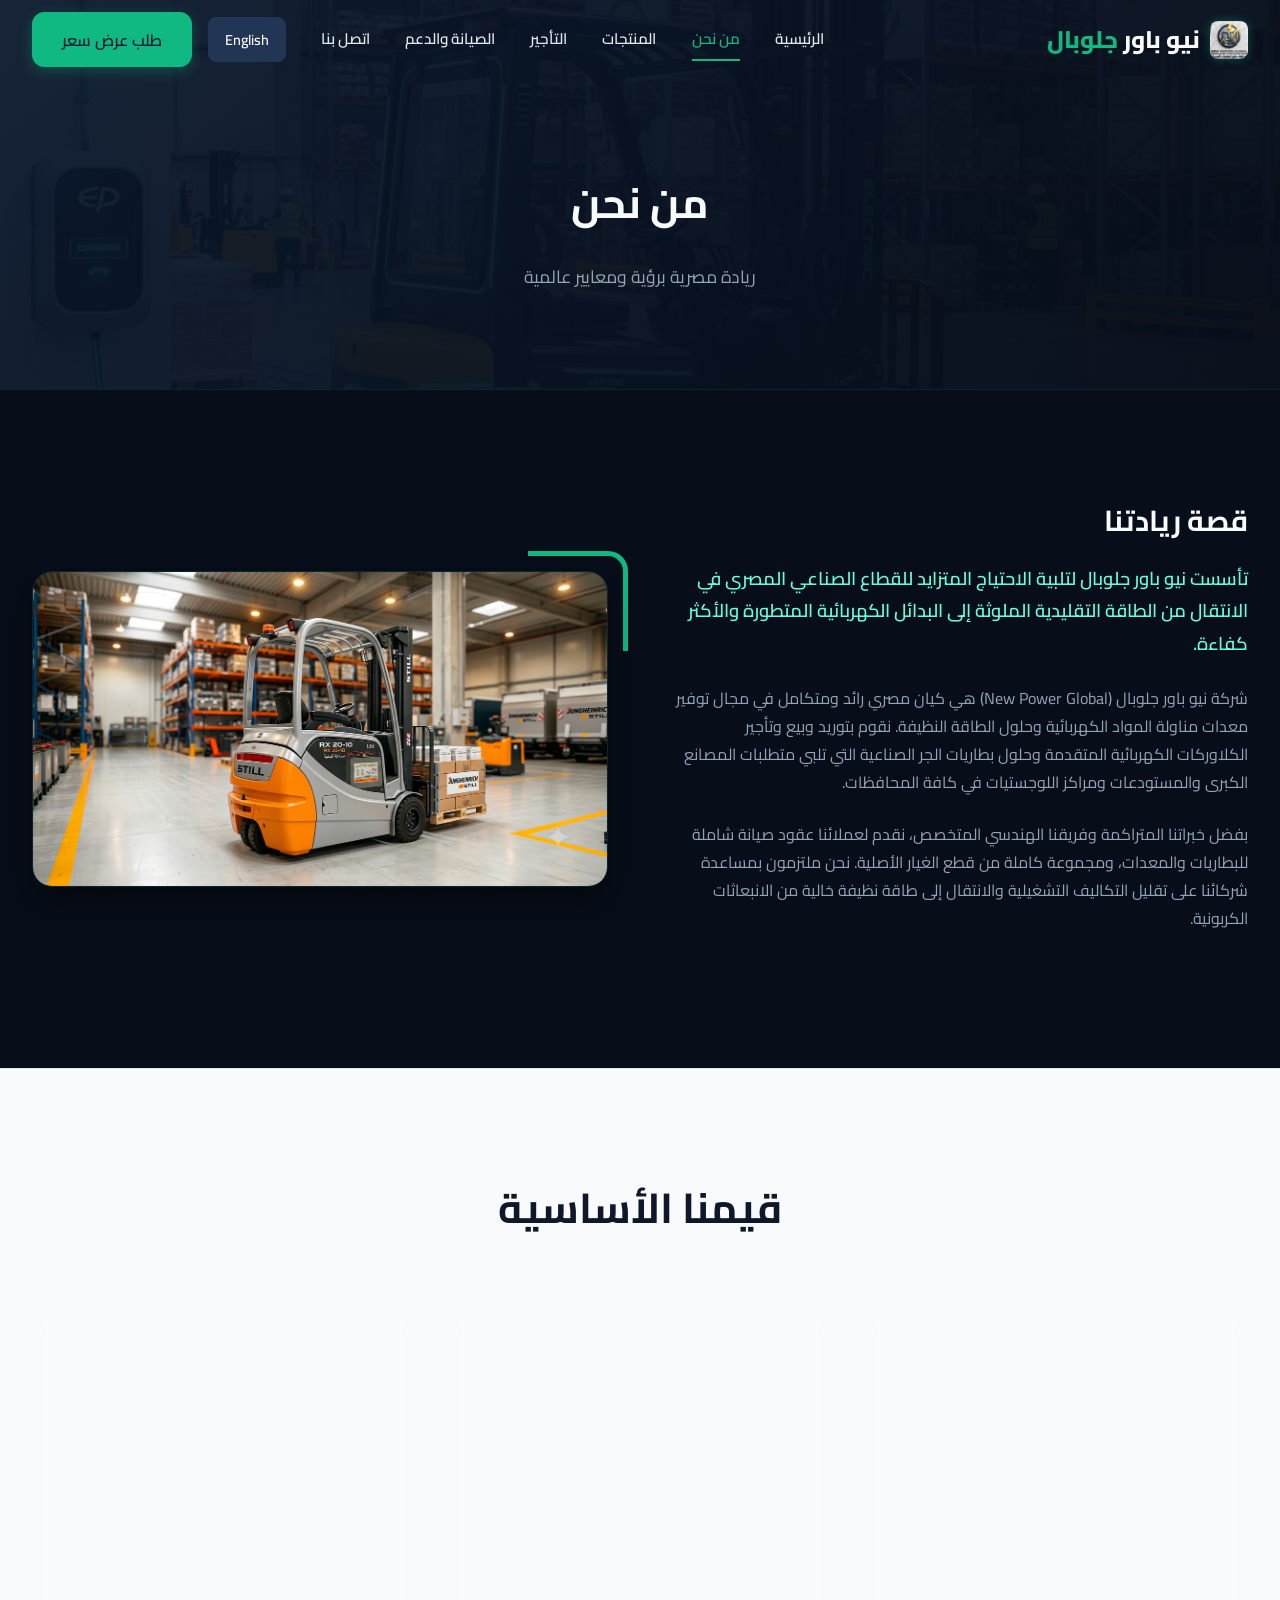
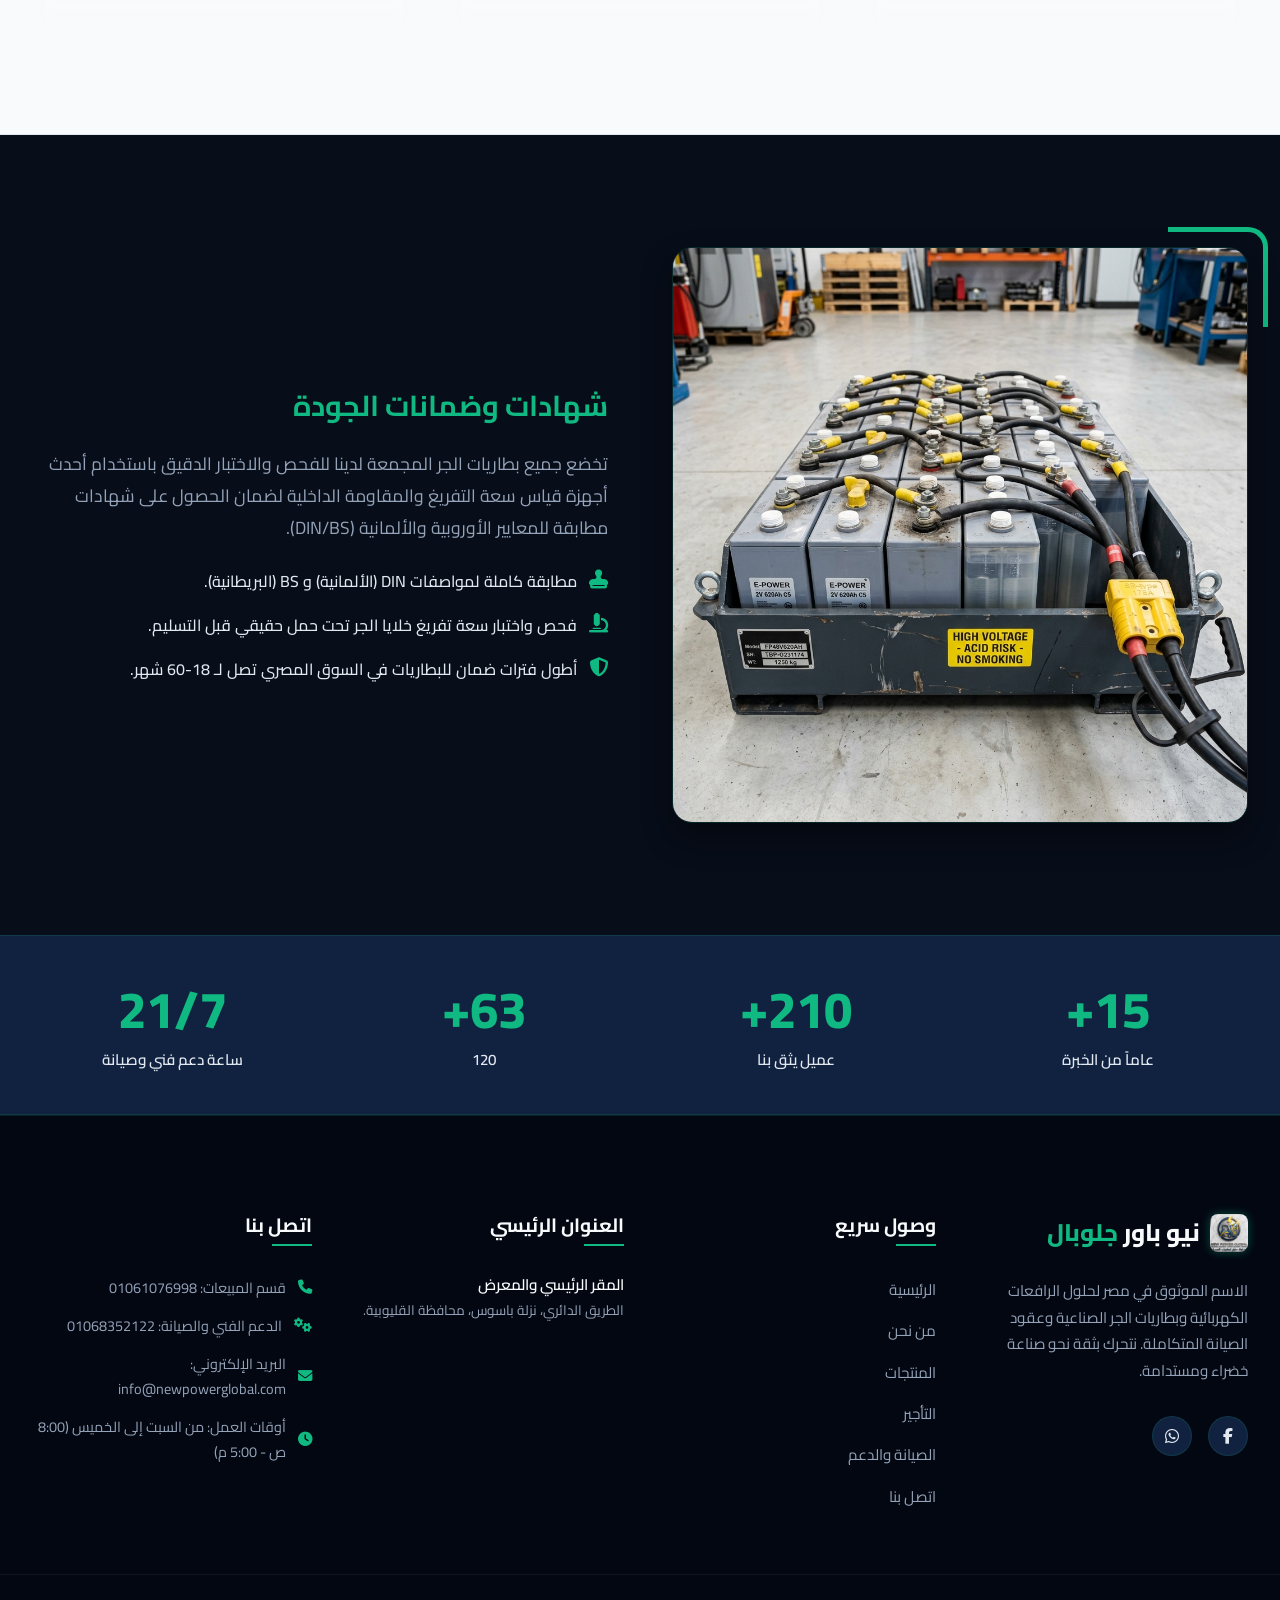
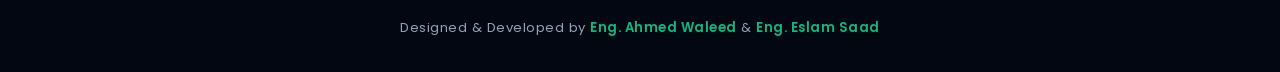
<file: about.html>
<!DOCTYPE html>
<html lang="ar" dir="rtl">
<head>
  <meta charset="UTF-8">
  <meta name="viewport" content="width=device-width, initial-scale=1.0">
  <meta name="description" content="اقرأ قصة ريادة نيو باور جلوبال في مصر، وقيمنا في الجودة والاستدامة، والتزامنا بتقديم خدمات آمنة وصديقة للبيئة.">
  <title>من نحن | نيو باور جلوبال</title>
  
  <!-- FontAwesome Icons CDN -->
  <link rel="stylesheet" href="https://cdnjs.cloudflare.com/ajax/libs/font-awesome/6.4.0/css/all.min.css">
  
  <!-- Global Stylesheet -->
  <link rel="stylesheet" href="css/style.css">
  
  <!-- Browser Favicon -->
  <link rel="icon" type="image/jpeg" href="images/ss.jpeg">
</head>
<body>

  <!-- Header Section -->
  <header class="header" id="header">
    <div class="container nav-container">
      <a href="index.html" class="logo">
        <img src="images/ss.jpeg" alt="New Power Global Logo" class="logo-img">
        <div class="logo-text">نيو باور <span>جلوبال</span></div>
      </a>

      <nav class="nav-menu" id="nav-menu">
        <a href="index.html" class="nav-link" data-i18n="nav_home">الرئيسية</a>
        <a href="about.html" class="nav-link active" data-i18n="nav_about">من نحن</a>
        <a href="products.html" class="nav-link" data-i18n="nav_products">المنتجات</a>
        <a href="rentals.html" class="nav-link" data-i18n="nav_rentals">التأجير</a>
        <a href="maintenance.html" class="nav-link" data-i18n="nav_maintenance">الصيانة والدعم</a>
        <a href="contact.html" class="nav-link" data-i18n="nav_contact">اتصل بنا</a>
        <div class="nav-actions">
          <button class="lang-toggle" id="lang-toggle" data-i18n="lang_btn">English</button>
          <a href="contact.html?type=quote" class="btn btn-primary" data-i18n="nav_cta">طلب عرض سعر</a>
        </div>
      </nav>

      <button class="hamburger" id="hamburger" aria-label="Toggle Menu">
        <span></span>
        <span></span>
        <span></span>
      </button>
    </div>
  </header>

  <!-- Page Header Sub-Hero -->
  <section class="sub-hero">
    <!-- Ken Burns Slideshow -->
    <div class="hero-slideshow">
      <div class="hero-slide active" style="background-image: url('images/hero_forklift.png');"></div>
      <div class="hero-slide" style="background-image: url('images/forklift_maintenance.png');"></div>
      <div class="hero-slide" style="background-image: url('images/traction_battery.png');"></div>
      <div class="hero-overlay"></div>
    </div>
    <div class="container text-center">
      <div class="section-header scroll-animate" style="margin-bottom: 0;">
        <h2 data-i18n="about_title">من نحن</h2>
        <p data-i18n="about_subtitle" style="margin-top: 1rem;">ريادة مصرية برؤية ومعايير عالمية</p>
      </div>
    </div>
  </section>

  <!-- Detailed Story Section -->
  <section class="section-padding">
    <div class="container">
      <div class="about-grid">
        <!-- Content Column -->
        <div class="about-content scroll-animate">
          <h3 data-i18n="about_page_header">قصة ريادتنا</h3>
          <p data-i18n="about_page_intro" style="font-size: 1.15rem; font-weight: 600; color: var(--accent-teal); margin-bottom: 1.5rem;">تأسست نيو باور جلوبال لتلبية الاحتياج المتزايد للقطاع الصناعي المصري في الانتقال من الطاقة التقليدية الملوثة إلى البدائل الكهربائية المتطورة والأكثر كفاءة.</p>
          <p data-i18n="about_desc_1">شركة نيو باور جلوبال (New Power Global) هي كيان مصري رائد ومتكامل في مجال توفير معدات مناولة المواد الكهربائية وحلول الطاقة النظيفة. نقوم بتوريد وبيع وتأجير الكلاوركات الكهربائية المتقدمة وحلول بطاريات الجر الصناعية التي تلبي متطلبات المصانع الكبرى والمستودعات ومراكز اللوجستيات في كافة المحافظات.</p>
          <p data-i18n="about_desc_2">بفضل خبراتنا المتراكمة وفريقنا الهندسي المتخصص، نقدم لعملائنا عقود صيانة شاملة للبطاريات والمعدات، ومجموعة كاملة من قطع الغيار الأصلية. نحن ملتزمون بمساعدة شركائنا على تقليل التكاليف التشغيلية والانتقال إلى طاقة نظيفة خالية من الانبعاثات الكربونية.</p>
        </div>
        <!-- Visual Column -->
        <div class="about-visual scroll-animate scroll-animate-delay-1">
          <img class="about-image-main" src="images/كلارك كهربائي  حمولة 2.5 طن.png" alt="Electric Forklift Charging Station">
        </div>
      </div>
    </div>
  </section>

  <!-- Core Values Section -->
  <section class="section-padding bg-light-section" style="border-top: 1px solid #E2E8F0; border-bottom: 1px solid #E2E8F0;">
    <div class="container">
      <div class="section-header text-center scroll-animate">
        <h2 data-i18n="about_value_title">قيمنا الأساسية</h2>
      </div>

      <div class="grid grid-3">
        <!-- Value 1 -->
        <div class="value-card scroll-animate">
          <div class="value-icon-box">
            <i class="fa-solid fa-award"></i>
          </div>
          <h3 data-i18n="about_val1_title">الجودة والاعتمادية</h3>
          <p data-i18n="about_val1_desc">لا نساوم أبداً على جودة خلايا بطاريات الجر أو المكونات الهيدروليكية والإلكترونية التي نوفرها لعملائنا.</p>
        </div>
        <!-- Value 2 -->
        <div class="value-card scroll-animate scroll-animate-delay-1">
          <div class="value-icon-box">
            <i class="fa-solid fa-seedling"></i>
          </div>
          <h3 data-i18n="about_val2_title">الاستدامة والبيئة</h3>
          <p data-i18n="about_val2_desc">ندعم التوجه الوطني للاقتصاد الأخضر عبر تزويد المصانع بمعدات صفرية الانبعاثات وصديقة للبيئة بالكامل.</p>
        </div>
        <!-- Value 3 -->
        <div class="value-card scroll-animate scroll-animate-delay-2">
          <div class="value-icon-box">
            <i class="fa-solid fa-bolt"></i>
          </div>
          <h3 data-i18n="about_val3_title">السرعة والاستجابة</h3>
          <p data-i18n="about_val3_desc">نعتبر وقت العميل هو أثمن ما يملك، ولذلك فرق الصيانة لدينا مستعدة للتحرك الفوري على مدار الساعة.</p>
        </div>
      </div>
    </div>
  </section>

  <!-- Compliance Section -->
  <section class="section-padding">
    <div class="container">
      <div class="about-grid">
        <!-- Visual Column -->
        <div class="about-visual scroll-animate">
          <img class="about-image-main" src="images/traction_battery.png" alt="DIN BS standard battery inspection">
        </div>
        <!-- Content Column -->
        <div class="about-content scroll-animate scroll-animate-delay-1">
          <h3 class="accent-text" data-i18n="about_cert_title" style="margin-bottom: 1.5rem;">شهادات وضمانات الجودة</h3>
          <p data-i18n="about_cert_desc" style="font-size: 1.1rem; line-height: 1.8;">تخضع جميع بطاريات الجر المجمعة لدينا للفحص والاختبار الدقيق باستخدام أحدث أجهزة قياس سعة التفريغ والمقاومة الداخلية لضمان الحصول على شهادات مطابقة للمعايير الأوروبية والألمانية (DIN/BS).</p>
          <div class="about-features" style="margin-top: 1.5rem;">
            <div class="about-feature-item">
              <i class="fa-solid fa-stamp" style="color: var(--accent-neon);"></i>
              <span data-i18n="about_cert_li1">مطابقة كاملة لمواصفات DIN (الألمانية) و BS (البريطانية).</span>
            </div>
            <div class="about-feature-item">
              <i class="fa-solid fa-microscope" style="color: var(--accent-neon);"></i>
              <span data-i18n="about_cert_li2">فحص واختبار سعة تفريغ خلايا الجر تحت حمل حقيقي قبل التسليم.</span>
            </div>
            <div class="about-feature-item">
              <i class="fa-solid fa-shield-halved" style="color: var(--accent-neon);"></i>
              <span data-i18n="about_cert_li3">أطول فترات ضمان للبطاريات في السوق المصري تصل لـ 18-60 شهر.</span>
            </div>
          </div>
        </div>
      </div>
    </div>
  </section>

  <!-- Odometer counter section for about -->
  <section class="stats-bar" id="stats-section" style="background-color: var(--primary-card);">
    <div class="container">
      <div class="stats-grid">
        <div class="stat-item scroll-animate">
          <h3><span class="stat-number" data-target="15">0</span>+</h3>
          <p data-i18n="stats_experience_title">عاماً من الخبرة</p>
        </div>
        <div class="stat-item scroll-animate scroll-animate-delay-1">
          <h3><span class="stat-number" data-target="500">0</span>+</h3>
          <p data-i18n="stats_clients_title">عميل يثق بنا</p>
        </div>
        <div class="stat-item scroll-animate scroll-animate-delay-2">
          <h3><span class="stat-number" data-target="120">0</span>+</h3>
          <p data-i18n="stats_rented_num">رافعة في أسطول الإيجار</p>
        </div>
        <div class="stat-item scroll-animate scroll-animate-delay-3">
          <h3><span class="stat-number" data-target="24">0</span>/7</h3>
          <p data-i18n="stats_maintenance_title">ساعة دعم فني وصيانة</p>
        </div>
      </div>
    </div>
  </section>

  <!-- Corporate Footer -->
  <footer class="footer">
    <div class="container footer-top">
      <div class="grid grid-4">
        <!-- Brand -->
        <div class="footer-brand scroll-animate">
          <a href="index.html" class="logo" style="margin-bottom: 1.5rem;">
            <img src="images/ss.jpeg" alt="New Power Global Logo" class="logo-img">
            <div class="logo-text">نيو باور <span>جلوبال</span></div>
          </a>
          <p data-i18n="footer_company_desc">الاسم الموثوق في مصر لحلول الرافعات الكهربائية وبطاريات الجر الصناعية وعقود الصيانة المتكاملة. نتحرك بثقة نحو صناعة خضراء ومستدامة.</p>
          <div class="footer-socials">
            <a href="https://www.facebook.com/share/1D26xh3MCu/" target="_blank" class="social-icon" aria-label="Facebook"><i class="fa-brands fa-facebook-f"></i></a>
            <a href="https://wa.me/201061076998" target="_blank" class="social-icon" aria-label="WhatsApp"><i class="fa-brands fa-whatsapp"></i></a>
          </div>
        </div>

        <!-- Quick Links -->
        <div class="footer-links scroll-animate scroll-animate-delay-1">
          <h3 data-i18n="footer_quick_links">وصول سريع</h3>
          <ul class="footer-links-list">
            <li><a href="index.html" data-i18n="nav_home">الرئيسية</a></li>
            <li><a href="about.html" data-i18n="nav_about">من نحن</a></li>
            <li><a href="products.html" data-i18n="nav_products">المنتجات</a></li>
            <li><a href="rentals.html" data-i18n="nav_rentals">التأجير</a></li>
            <li><a href="maintenance.html" data-i18n="nav_maintenance">الصيانة والدعم</a></li>
            <li><a href="contact.html" data-i18n="nav_contact">اتصل بنا</a></li>
          </ul>
        </div>

        <!-- Branches -->
        <div class="footer-branches scroll-animate scroll-animate-delay-2">
          <h3 data-i18n="footer_branches">فروعنا الرئيسية</h3>
          <div class="footer-branch-item">
            <h4 data-i18n="branch_menofia_name">فرع المنوفية - الإدارة والمبيعات الرئيسية</h4>
            <p data-i18n="branch_menofia_address">مدينة السادات، مجمع آسيا الصناعي، محافظة المنوفية.</p>
          </div>
        </div>

        <!-- Contact details -->
        <div class="footer-contact scroll-animate scroll-animate-delay-3">
          <h3 data-i18n="footer_contact_info">اتصل بنا</h3>
          <ul class="footer-contact-list">
            <li class="footer-contact-item">
              <i class="fa-solid fa-phone"></i>
              <span data-i18n="phone_sales">قسم المبيعات: 01061076998</span>
            </li>
            <li class="footer-contact-item">
              <i class="fa-solid fa-gears"></i>
              <span data-i18n="phone_support">الدعم الفني والصيانة: 01068352122</span>
            </li>
            <li class="footer-contact-item">
              <i class="fa-solid fa-envelope"></i>
              <span data-i18n="email_info">البريد الإلكتروني: info@newpowerglobal.com</span>
            </li>
            <li class="footer-contact-item">
              <i class="fa-solid fa-clock"></i>
              <span data-i18n="working_hours">أوقات العمل: من السبت إلى الخميس (8:00 ص - 5:00 م)</span>
            </li>
          </ul>
        </div>
      </div>
    </div>

    <!-- Copyright -->
    <div class="container footer-bottom">
      <div class="designer-credits">
        Designed &amp; Developed by 
        <a href="https://wa.me/201099444012" target="_blank">Eng. Ahmed Waleed</a> &amp; 
        <a href="https://wa.me/201095412229" target="_blank">Eng. Eslam Saad</a>
      </div>
    </div>
  </footer>

  <!-- Scripts -->
  <script src="js/translations.js"></script>
  <script src="js/main.js"></script>
</body>
</html>
</file>
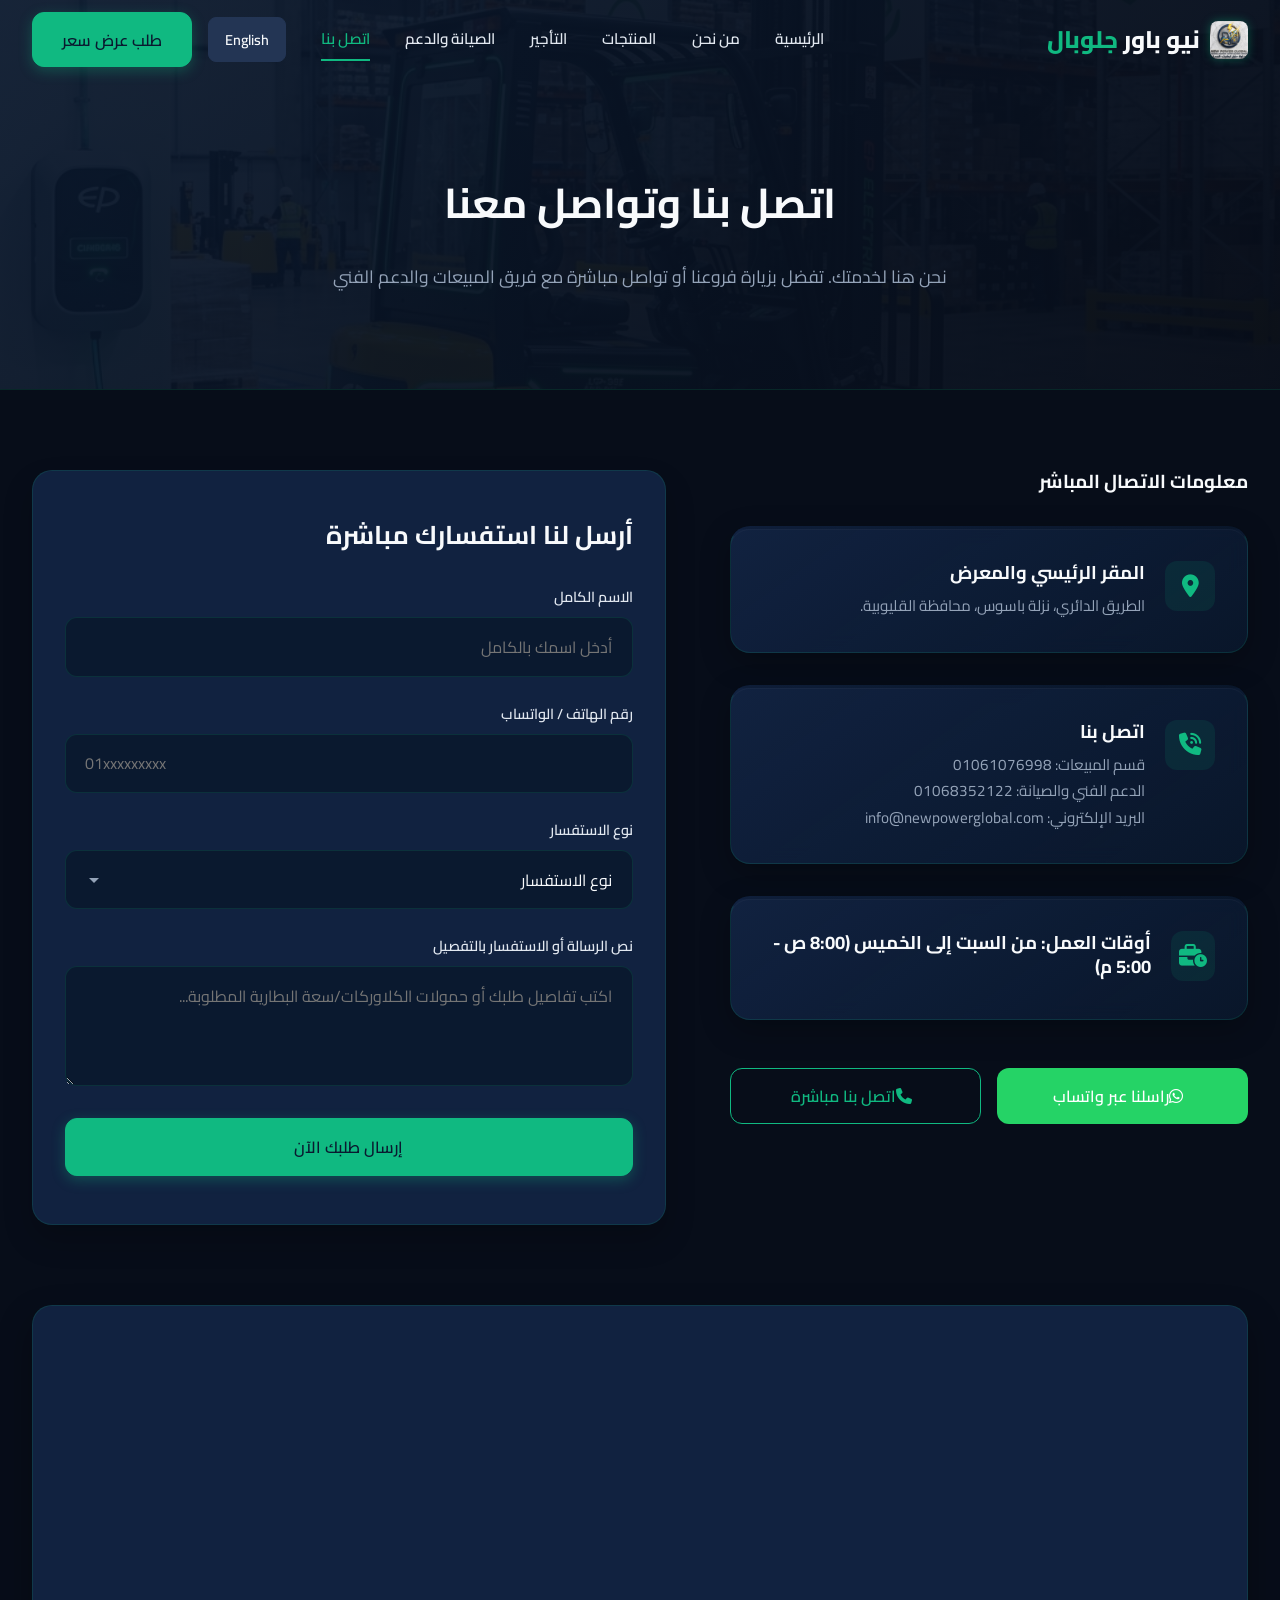
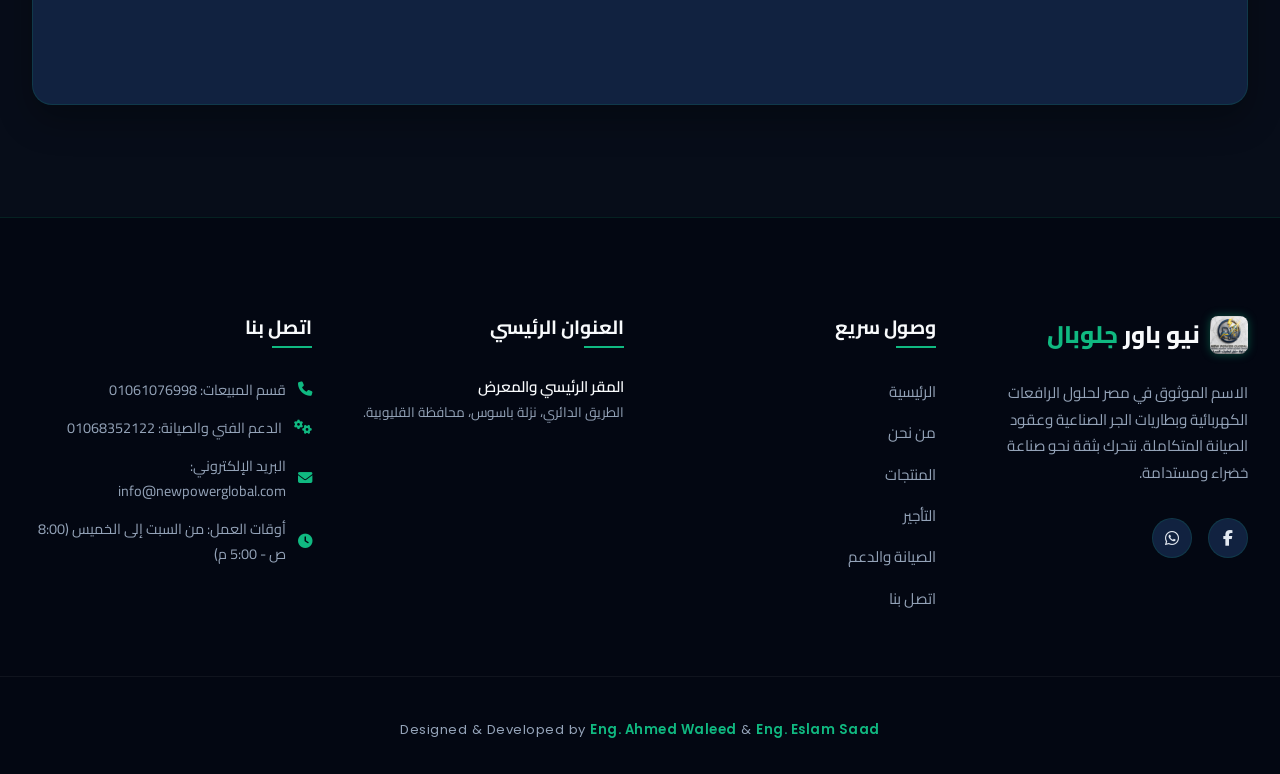
<file: contact.html>
<!DOCTYPE html>
<html lang="ar" dir="rtl">
<head>
  <meta charset="UTF-8">
  <meta name="viewport" content="width=device-width, initial-scale=1.0">
  <meta name="description" content="تواصل مع شركة نيو باور جلوبال للحصول على استشارات فنية وعروض أسعار فورية. فروعنا في السادات وقليوب جاهزة لخدمتكم.">
  <title>اتصل بنا | نيو باور جلوبال</title>
  
  <!-- FontAwesome Icons CDN -->
  <link rel="stylesheet" href="https://cdnjs.cloudflare.com/ajax/libs/font-awesome/6.4.0/css/all.min.css">
  
  <!-- Global Stylesheet -->
  <link rel="stylesheet" href="css/style.css">
  
  <!-- Browser Favicon -->
  <link rel="icon" type="image/jpeg" href="images/ss.jpeg">
</head>
<body>

  <!-- Header Section -->
  <header class="header" id="header">
    <div class="container nav-container">
      <a href="index.html" class="logo">
        <img src="images/ss.jpeg" alt="New Power Global Logo" class="logo-img">
        <div class="logo-text">نيو باور <span>جلوبال</span></div>
      </a>

      <!-- Navigation Links -->
      <nav class="nav-menu" id="nav-menu">
        <a href="index.html" class="nav-link" data-i18n="nav_home">الرئيسية</a>
        <a href="about.html" class="nav-link" data-i18n="nav_about">من نحن</a>
        <a href="products.html" class="nav-link" data-i18n="nav_products">المنتجات</a>
        <a href="rentals.html" class="nav-link" data-i18n="nav_rentals">التأجير</a>
        <a href="maintenance.html" class="nav-link" data-i18n="nav_maintenance">الصيانة والدعم</a>
        <a href="contact.html" class="nav-link active" data-i18n="nav_contact">اتصل بنا</a>
        <div class="nav-actions">
          <button class="lang-toggle" id="lang-toggle" data-i18n="lang_btn">English</button>
          <a href="contact.html?type=quote" class="btn btn-primary" data-i18n="nav_cta">طلب عرض سعر</a>
        </div>
      </nav>

      <button class="hamburger" id="hamburger" aria-label="Toggle Menu">
        <span></span>
        <span></span>
        <span></span>
      </button>
    </div>
  </header>

  <!-- Page Header Sub-Hero -->
  <section class="sub-hero">
    <!-- Ken Burns Slideshow -->
    <div class="hero-slideshow">
      <div class="hero-slide active" style="background-image: url('images/hero_forklift.png');"></div>
      <div class="hero-slide" style="background-image: url('images/rental_fleet.png');"></div>
      <div class="hero-slide" style="background-image: url('images/forklift_maintenance.png');"></div>
      <div class="hero-overlay"></div>
    </div>
    <div class="container text-center">
      <div class="section-header scroll-animate" style="margin-bottom: 0;">
        <h2 data-i18n="contact_title">اتصل بنا وتواصل معنا</h2>
        <p data-i18n="contact_subtitle" style="margin-top: 1rem;">نحن هنا لخدمتك. تفضل بزيارة فروعنا أو تواصل مباشرة مع فريق المبيعات والدعم الفني</p>
      </div>
    </div>
  </section>

  <!-- Contact Body Section -->
  <section class="section-padding" style="padding-top: 5rem;">
    <div class="container">
      <div class="contact-layout">
        
        <!-- Info Panel (Left Column in LTR, Right in RTL) -->
        <div class="contact-info-panel scroll-animate">
          <h3 data-i18n="contact_info_title">معلومات الاتصال المباشر</h3>
          
          <!-- Branch 1 Card -->
          <div class="contact-card">
            <div class="contact-card-icon">
              <i class="fa-solid fa-location-dot"></i>
            </div>
            <div class="contact-card-content">
              <h4 data-i18n="branch_menofia_name">فرع المنوفية - الإدارة والمبيعات الرئيسية</h4>
              <p data-i18n="branch_menofia_address">مدينة السادات، مجمع آسيا الصناعي، محافظة المنوفية.</p>
            </div>
          </div>

          <!-- Telephones Card -->
          <div class="contact-card">
            <div class="contact-card-icon">
              <i class="fa-solid fa-phone-volume"></i>
            </div>
            <div class="contact-card-content">
              <h4 data-i18n="footer_contact_info">اتصل بنا</h4>
              <p data-i18n="phone_sales">قسم المبيعات: 01061076998</p>
              <p data-i18n="phone_support">الدعم الفني والصيانة: 01068352122</p>
              <p data-i18n="email_info">البريد الإلكتروني: info@newpowerglobal.com</p>
            </div>
          </div>

          <!-- Working Hours Card -->
          <div class="contact-card">
            <div class="contact-card-icon">
              <i class="fa-solid fa-business-time"></i>
            </div>
            <div class="contact-card-content">
              <h4 data-i18n="working_hours">أوقات العمل: من السبت إلى الخميس (8:00 ص - 5:00 م)</h4>
            </div>
          </div>

          <!-- Quick Connect Social Buttons -->
          <div class="quick-connect-btns">
            <a href="https://wa.me/201061076998" target="_blank" class="btn btn-whatsapp-color">
              <i class="fa-brands fa-whatsapp btn-icon"></i>
              <span data-i18n="btn_whatsapp">راسلنا عبر واتساب</span>
            </a>
            <a href="tel:01061076998" class="btn btn-secondary">
              <i class="fa-solid fa-phone btn-icon"></i>
              <span data-i18n="btn_call">اتصل بنا مباشرة</span>
            </a>
          </div>
        </div>

        <!-- Contact Form Panel (Right Column in LTR, Left in RTL) -->
        <div class="contact-form-panel scroll-animate scroll-animate-delay-1">
          <h3 data-i18n="contact_form_title">أرسل لنا استفسارك مباشرة</h3>
          
          <!-- AJAX Action Feedback alert -->
          <div class="form-alert" id="form-alert-box"></div>

          <form id="contact-us-form">
            <!-- Full Name -->
            <div class="form-group">
              <label for="contact-name" data-i18n="contact_form_name">الاسم الكامل</label>
              <input type="text" id="contact-name" class="form-control" placeholder="أدخل اسمك بالكامل" required>
            </div>

            <!-- Phone Number -->
            <div class="form-group">
              <label for="contact-phone" data-i18n="contact_form_phone">رقم الهاتف / الواتساب</label>
              <input type="tel" id="contact-phone" class="form-control" placeholder="01xxxxxxxxx" required>
            </div>

            <!-- Subject Dropdown -->
            <div class="form-group">
              <label for="contact-subject" data-i18n="contact_form_subject">نوع الاستفسار</label>
              <select id="contact-subject" class="form-control" required style="appearance: none; background-image: url('data:image/svg+xml;utf8,<svg fill=%22%2394A3B8%22 height=%2224%22 viewBox=%220 0 24 24%22 width=%2224%22 xmlns=%22http://www.w3.org/2000/svg%22><path d=%22M7 10l5 5 5-5z%22/><path d=%22M0 0h24v24H0z%22 fill=%22none%22/></svg>'); background-repeat: no-repeat; background-position: left 1rem center; padding-inline-end: 2.5rem;">
                <option value="" disabled selected data-i18n="contact_form_subject">اختر نوع الخدمة المطلوب استشارتها</option>
                <option value="forklifts" data-i18n="contact_form_subject_opt1">شراء كلارك كهربائي (Electric Forklift)</option>
                <option value="reach_trucks" data-i18n="contact_form_subject_opt2">شراء ريتش تراك كهربائي (Electric Reach Truck)</option>
                <option value="pallet_trucks" data-i18n="contact_form_subject_opt3">شراء ترنس بالت كهربائي (Electric Pallet Truck)</option>
                <option value="stackers" data-i18n="contact_form_subject_opt4">شراء استكر كهربائي (Electric Stacker)</option>
                <option value="semi_stackers" data-i18n="contact_form_subject_opt5">شراء استكر نصف كهربائي (Semi-Electric Stacker)</option>
                <option value="hand_pallets" data-i18n="contact_form_subject_opt6">شراء هاند بالت يدوي (Manual Hand Pallet)</option>
                <option value="batteries" data-i18n="contact_form_subject_opt7">شراء بطاريات وشواحن (Traction Batteries & Chargers)</option>
                <option value="maintenance" data-i18n="contact_form_subject_opt8">صيانة أو قطع غيار (Spare Parts & Services)</option>
                <option value="rentals" data-i18n="contact_form_subject_opt9">طلب إيجار معدات (Rentals Division)</option>
              </select>
            </div>

            <!-- Message Detail -->
            <div class="form-group">
              <label for="contact-message" data-i18n="contact_form_message">نص الرسالة أو الاستفسار بالتفصيل</label>
              <textarea id="contact-message" class="form-control" placeholder="اكتب تفاصيل طلبك أو حمولات الكلاوركات/سعة البطارية المطلوبة..." required></textarea>
            </div>

            <!-- Submit Button -->
            <button type="submit" class="btn btn-primary" style="width: 100%;" data-i18n="contact_form_btn">إرسال طلبك الآن</button>
          </form>
        </div>

      </div>

      <!-- Google Maps Embed Section -->
      <div class="map-container scroll-animate">
        <!-- Google Maps iframe pointing to Bassous Exit, Ring Road -->
        <iframe src="https://maps.google.com/maps?q=Bassous%20Exit,%20Ring%20Road,%20Qalyubia,%20Egypt&t=&z=14&ie=UTF8&iwloc=&output=embed" allowfullscreen="" loading="lazy" referrerpolicy="no-referrer-when-downgrade" aria-label="New Power Global location map"></iframe>
      </div>
    </div>
  </section>

  <!-- Corporate Footer -->
  <footer class="footer">
    <div class="container footer-top">
      <div class="grid grid-4">
        <!-- Brand -->
        <div class="footer-brand scroll-animate">
          <a href="index.html" class="logo" style="margin-bottom: 1.5rem;">
            <img src="images/ss.jpeg" alt="New Power Global Logo" class="logo-img">
            <div class="logo-text">نيو باور <span>جلوبال</span></div>
          </a>
          <p data-i18n="footer_company_desc">الاسم الموثوق في مصر لحلول الرافعات الكهربائية وبطاريات الجر الصناعية وعقود الصيانة المتكاملة. نتحرك بثقة نحو صناعة خضراء ومستدامة.</p>
          <div class="footer-socials">
            <a href="https://www.facebook.com/share/1D26xh3MCu/" target="_blank" class="social-icon" aria-label="Facebook"><i class="fa-brands fa-facebook-f"></i></a>
            <a href="https://wa.me/201061076998" target="_blank" class="social-icon" aria-label="WhatsApp"><i class="fa-brands fa-whatsapp"></i></a>
          </div>
        </div>

        <!-- Quick Links -->
        <div class="footer-links scroll-animate scroll-animate-delay-1">
          <h3 data-i18n="footer_quick_links">وصول سريع</h3>
          <ul class="footer-links-list">
            <li><a href="index.html" data-i18n="nav_home">الرئيسية</a></li>
            <li><a href="about.html" data-i18n="nav_about">من نحن</a></li>
            <li><a href="products.html" data-i18n="nav_products">المنتجات</a></li>
            <li><a href="rentals.html" data-i18n="nav_rentals">التأجير</a></li>
            <li><a href="maintenance.html" data-i18n="nav_maintenance">الصيانة والدعم</a></li>
            <li><a href="contact.html" data-i18n="nav_contact">اتصل بنا</a></li>
          </ul>
        </div>

        <!-- Branches -->
        <div class="footer-branches scroll-animate scroll-animate-delay-2">
          <h3 data-i18n="footer_branches">فروعنا الرئيسية</h3>
          <div class="footer-branch-item">
            <h4 data-i18n="branch_menofia_name">فرع المنوفية - الإدارة والمبيعات الرئيسية</h4>
            <p data-i18n="branch_menofia_address">مدينة السادات، مجمع آسيا الصناعي، محافظة المنوفية.</p>
          </div>
        </div>

        <!-- Contact details -->
        <div class="footer-contact scroll-animate scroll-animate-delay-3">
          <h3 data-i18n="footer_contact_info">اتصل بنا</h3>
          <ul class="footer-contact-list">
            <li class="footer-contact-item">
              <i class="fa-solid fa-phone"></i>
              <span data-i18n="phone_sales">قسم المبيعات: 01061076998</span>
            </li>
            <li class="footer-contact-item">
              <i class="fa-solid fa-gears"></i>
              <span data-i18n="phone_support">الدعم الفني والصيانة: 01068352122</span>
            </li>
            <li class="footer-contact-item">
              <i class="fa-solid fa-envelope"></i>
              <span data-i18n="email_info">البريد الإلكتروني: info@newpowerglobal.com</span>
            </li>
            <li class="footer-contact-item">
              <i class="fa-solid fa-clock"></i>
              <span data-i18n="working_hours">أوقات العمل: من السبت إلى الخميس (8:00 ص - 5:00 م)</span>
            </li>
          </ul>
        </div>
      </div>
    </div>

    <!-- Copyright -->
    <div class="container footer-bottom">
      <div class="designer-credits">
        Designed &amp; Developed by 
        <a href="https://wa.me/201099444012" target="_blank">Eng. Ahmed Waleed</a> &amp; 
        <a href="https://wa.me/201095412229" target="_blank">Eng. Eslam Saad</a>
      </div>
    </div>
  </footer>

  <!-- Scripts -->
  <script src="js/translations.js"></script>
  <script src="js/main.js"></script>
</body>
</html>
</file>
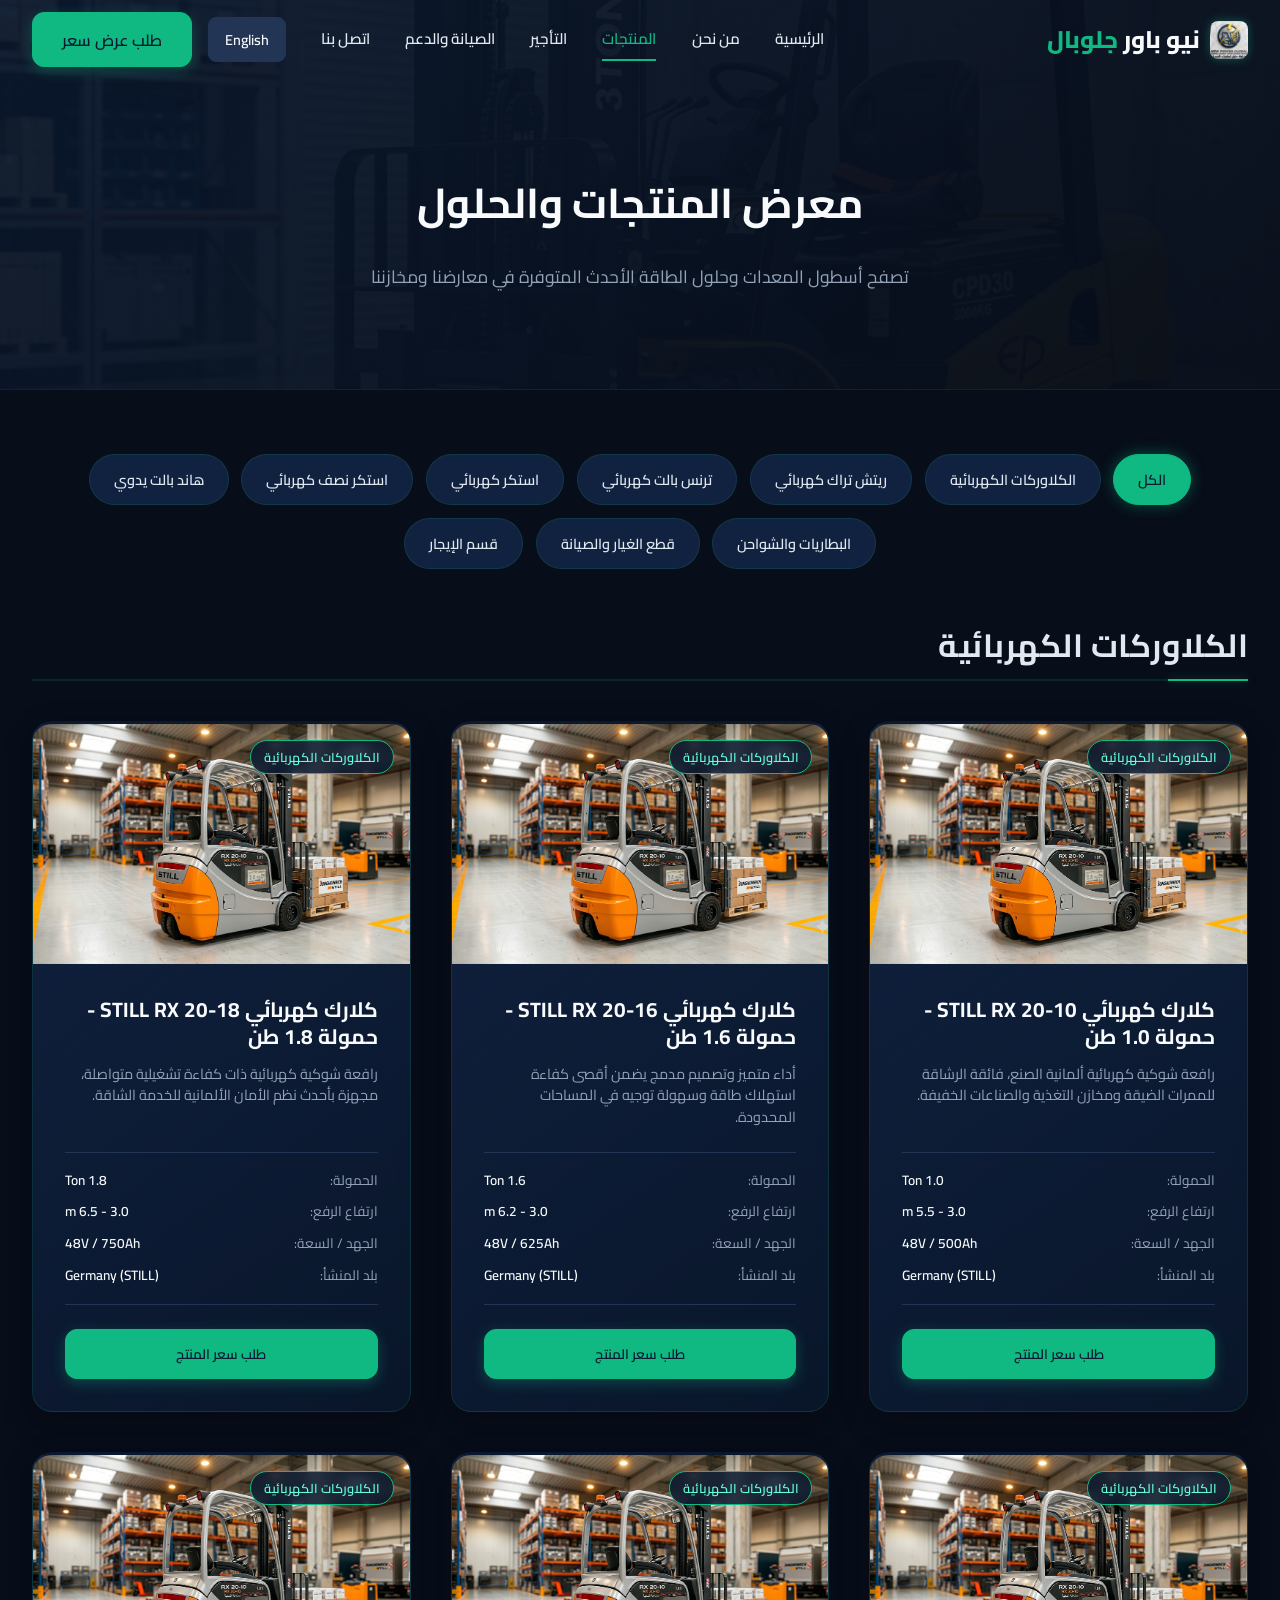
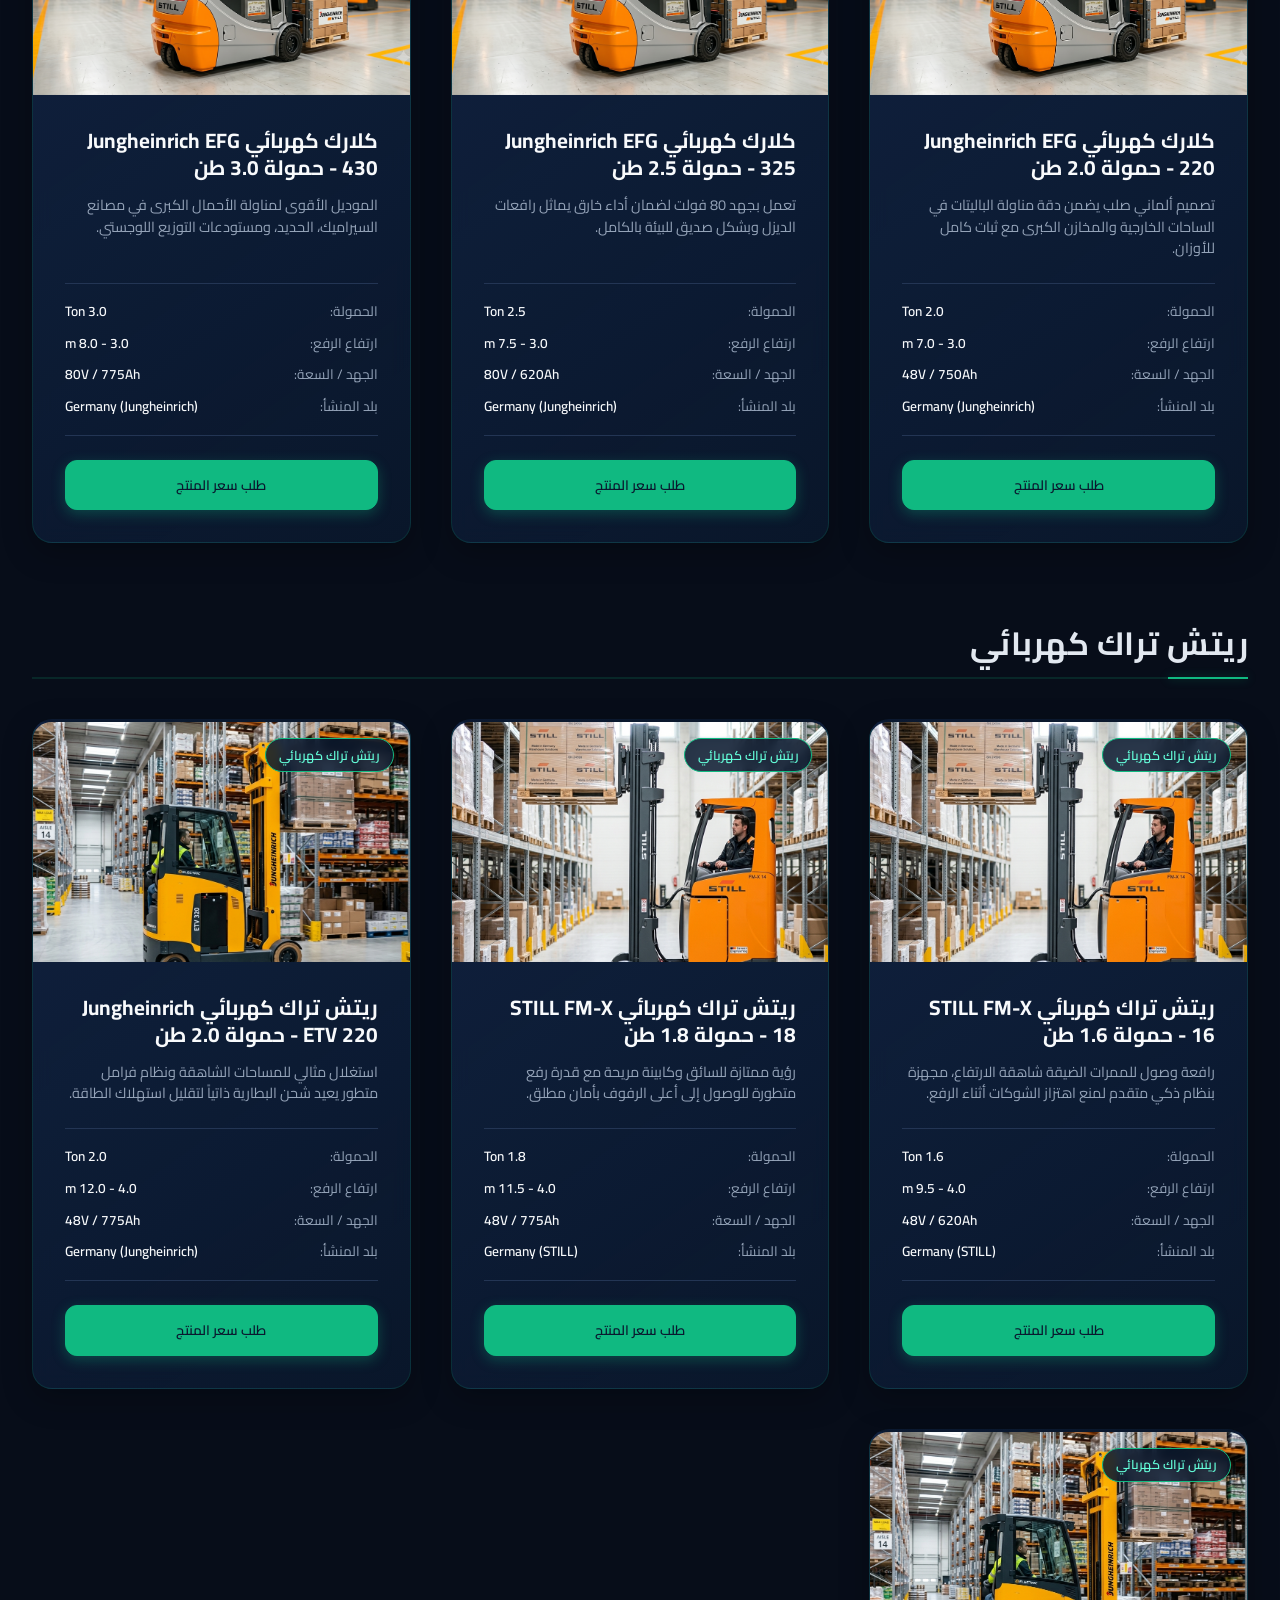
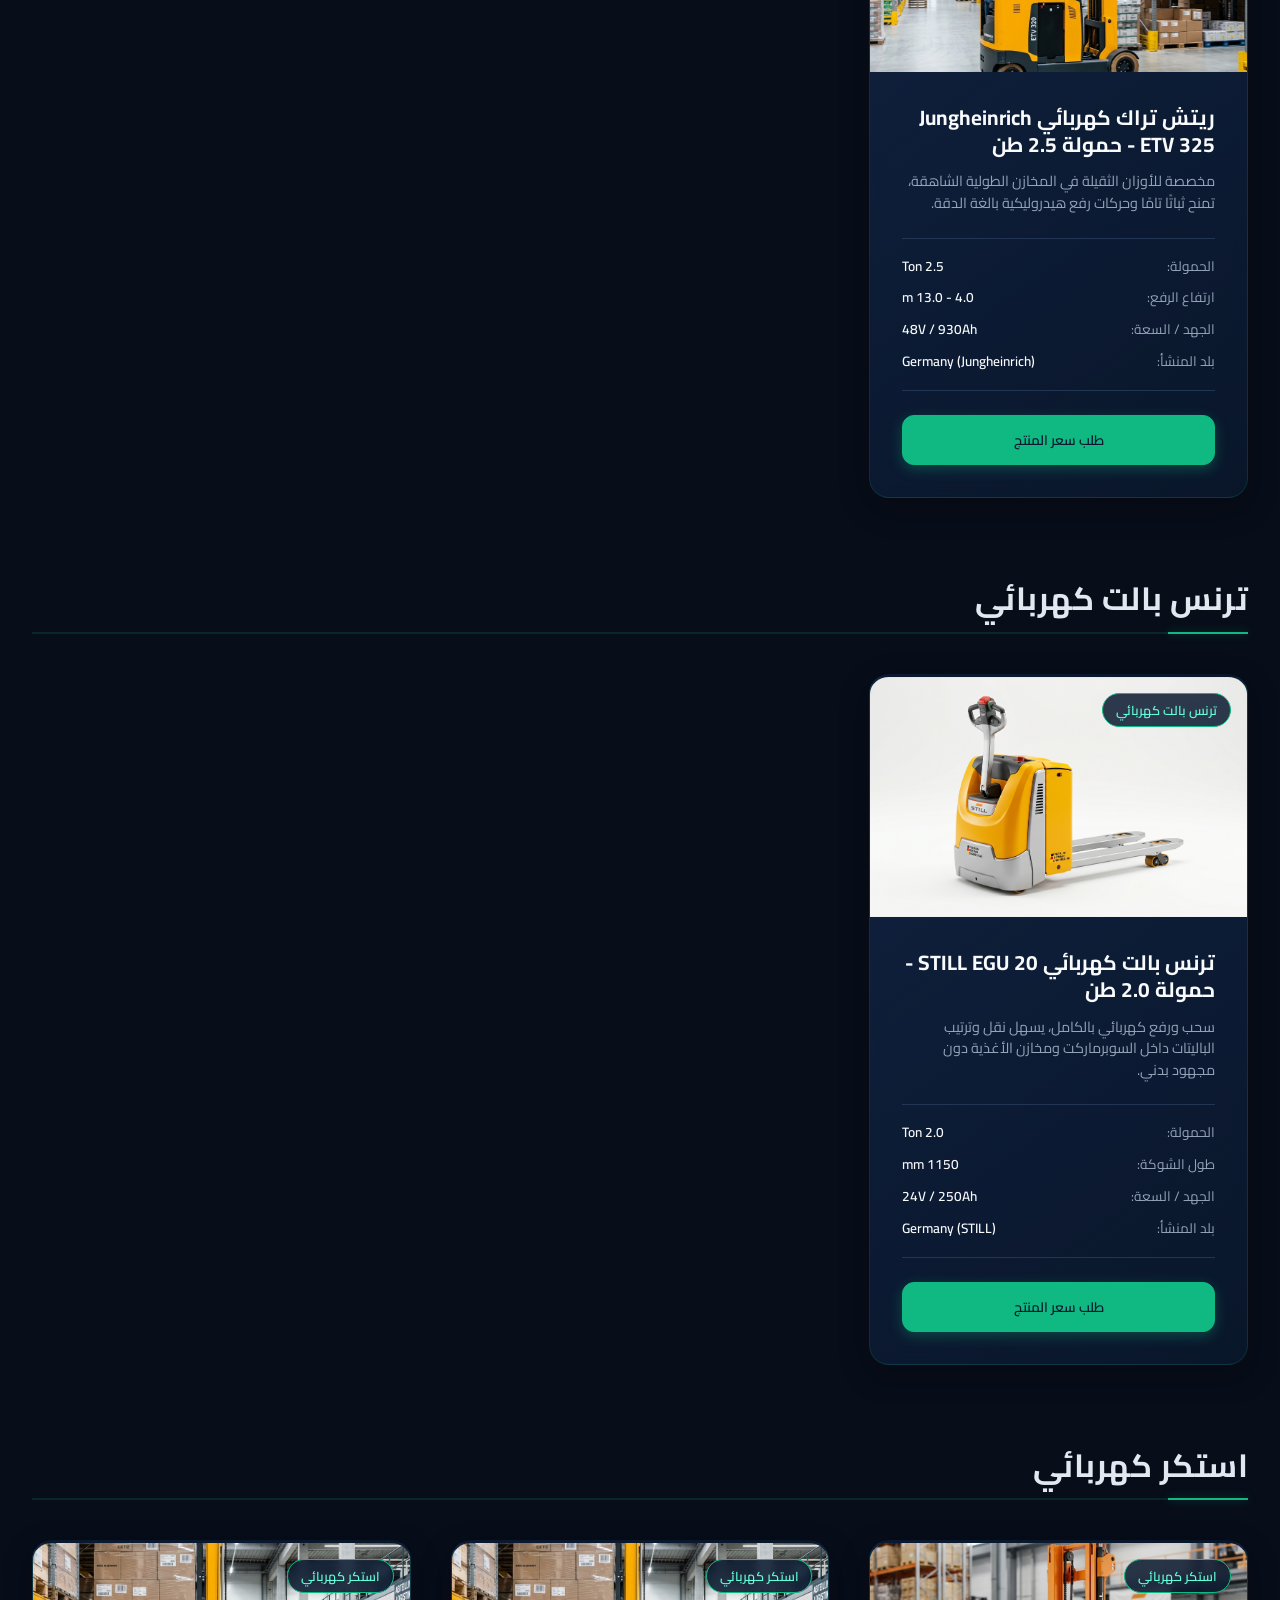
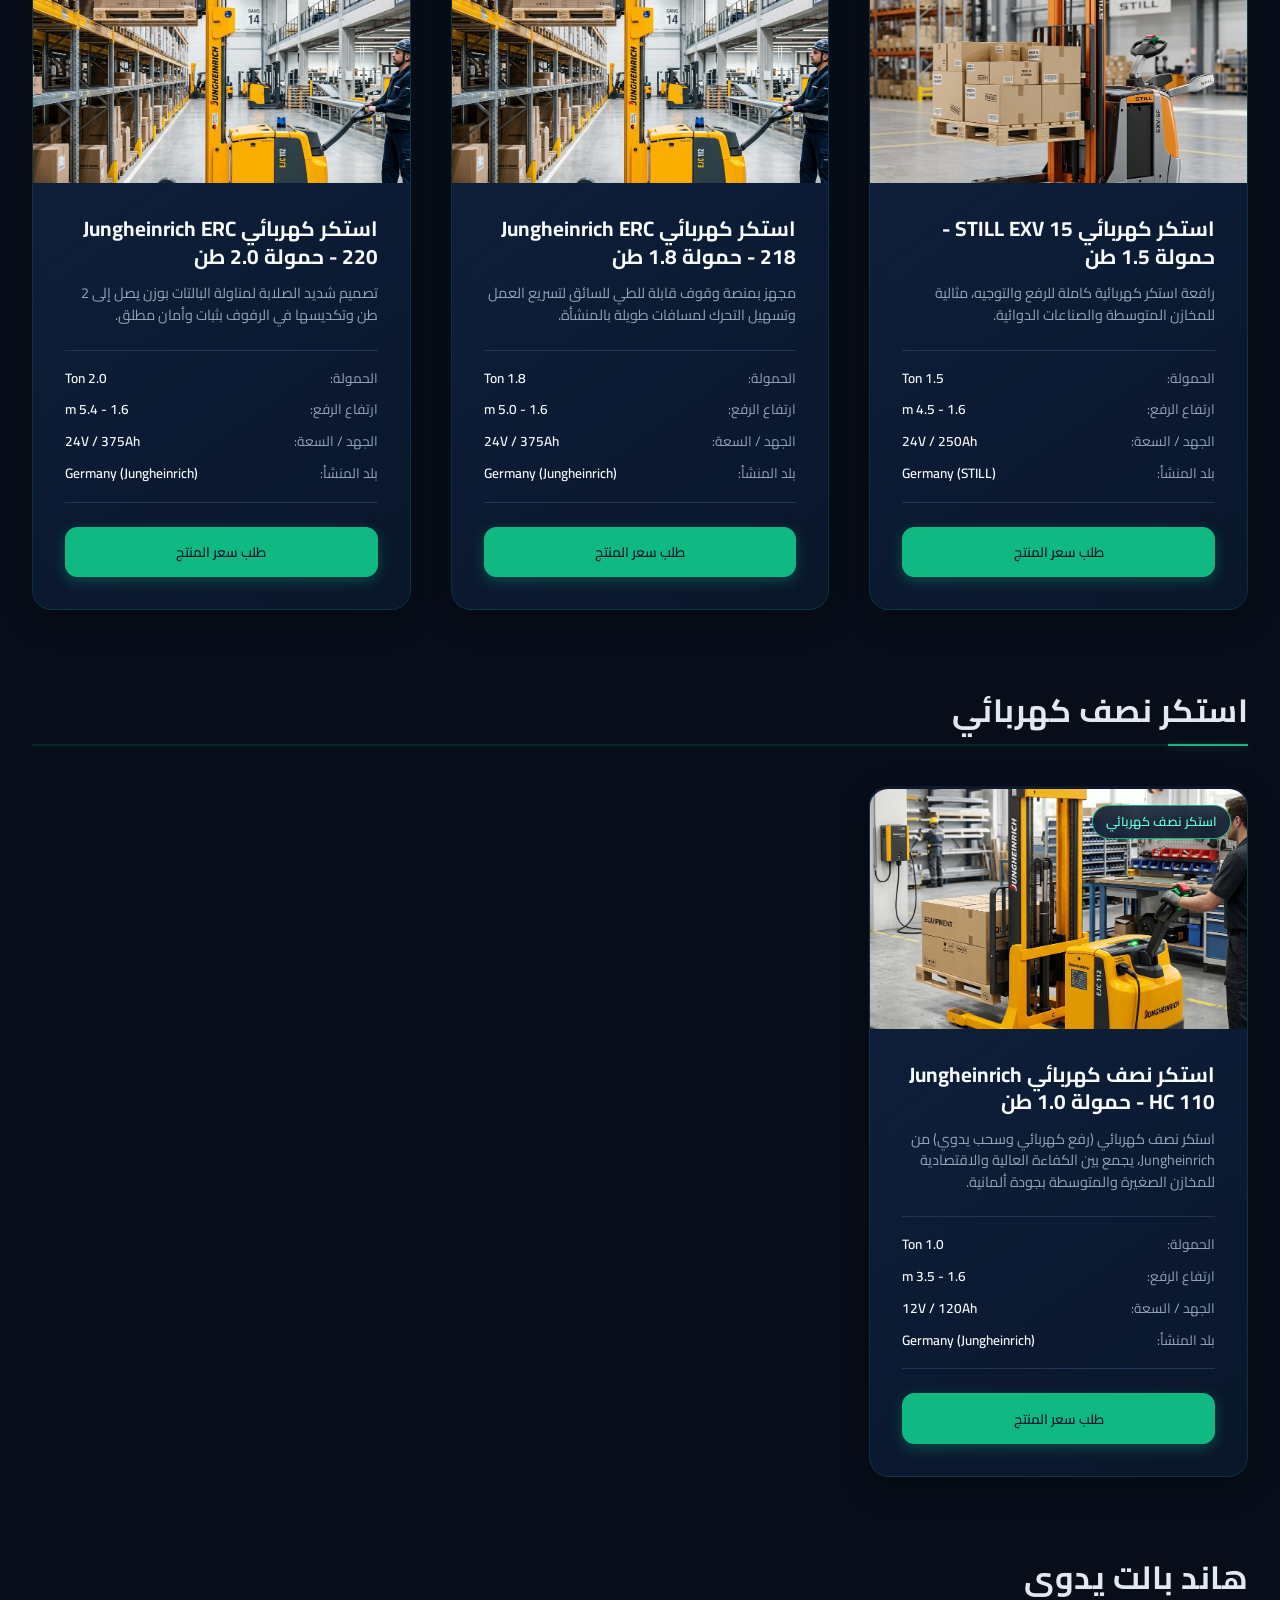
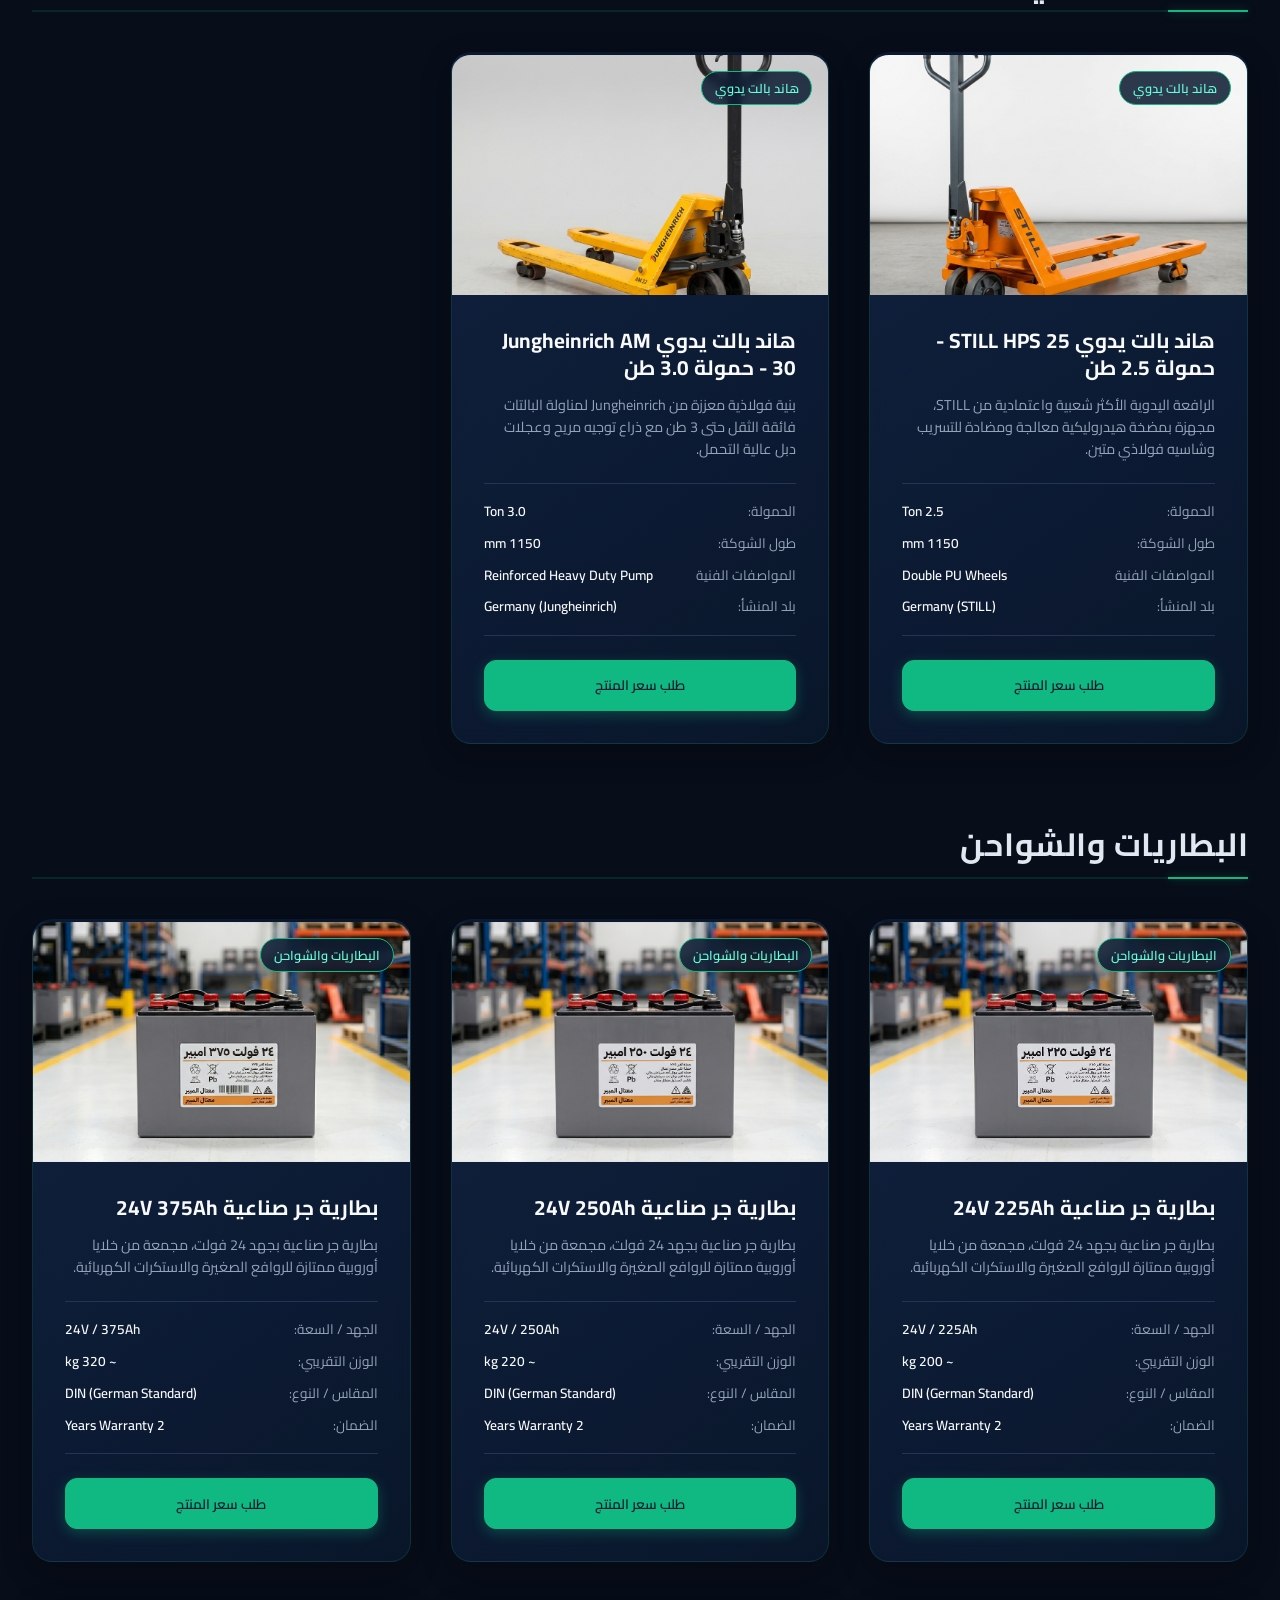
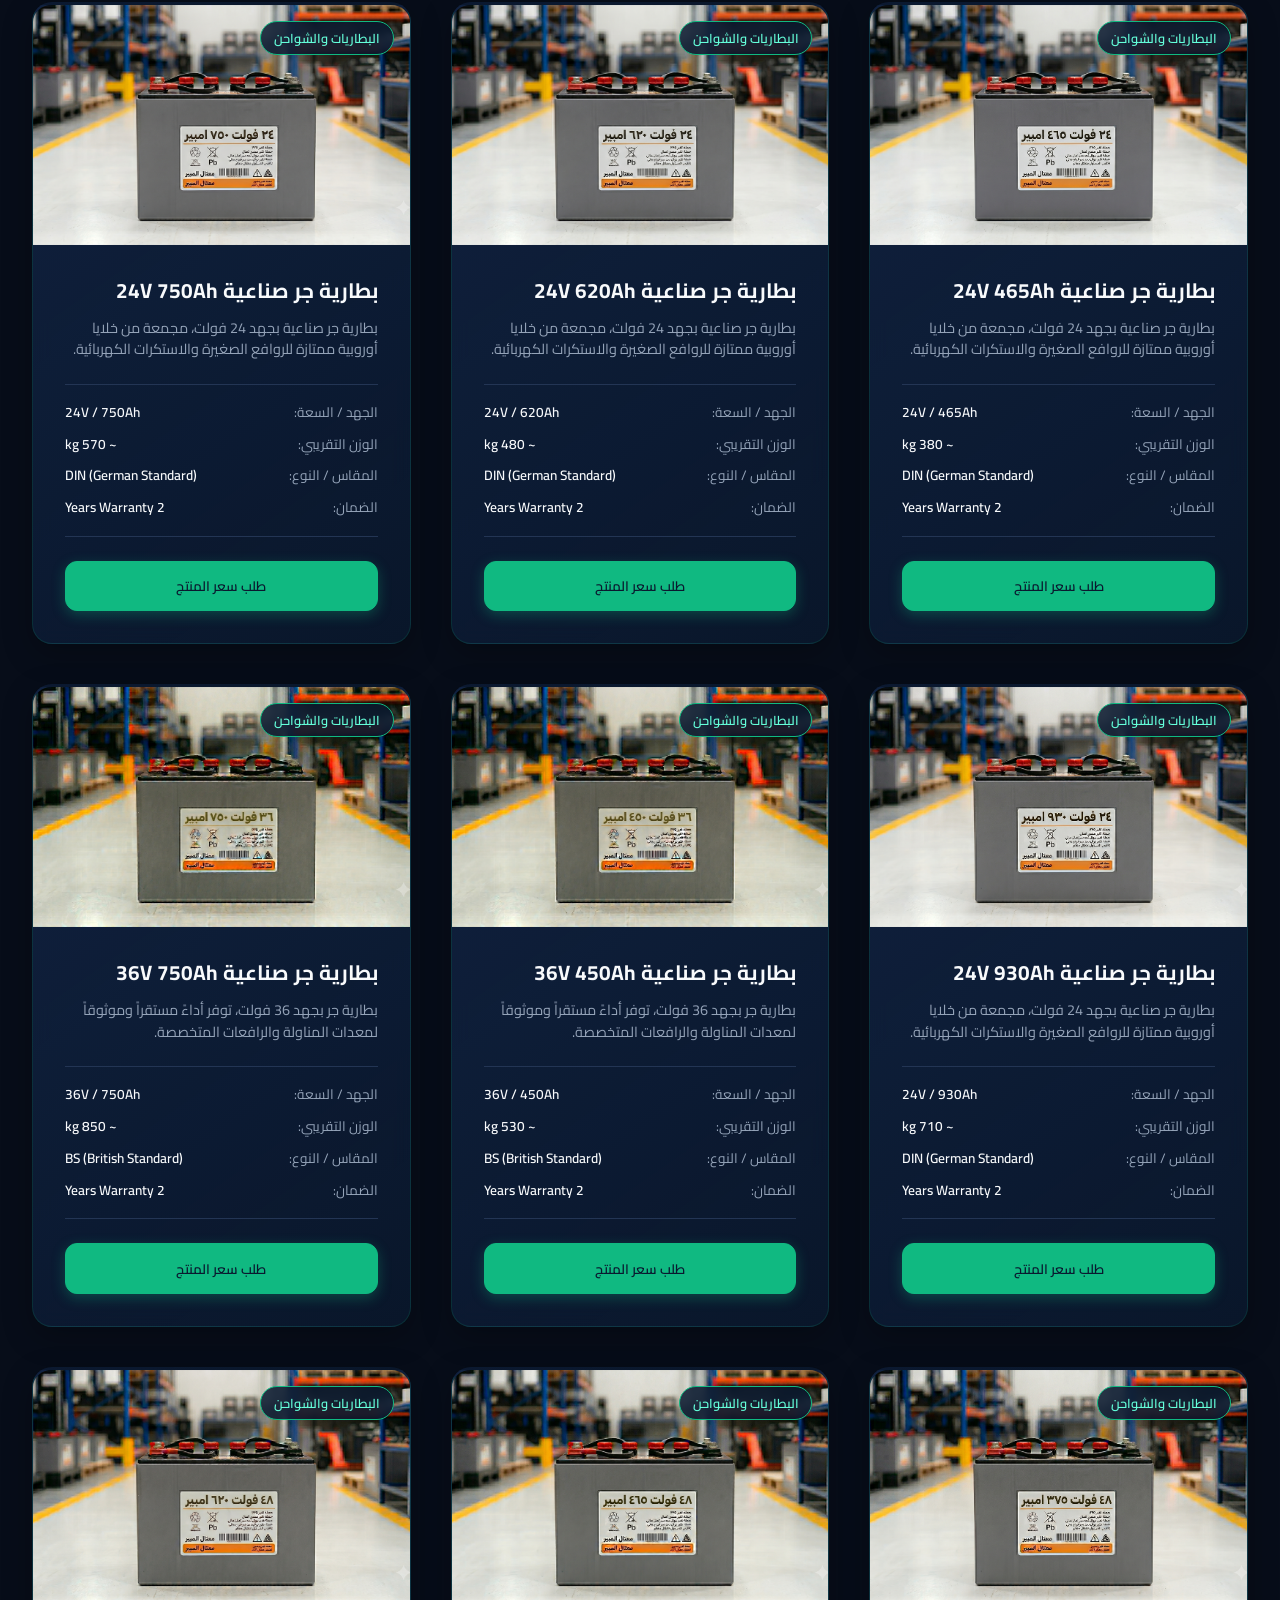
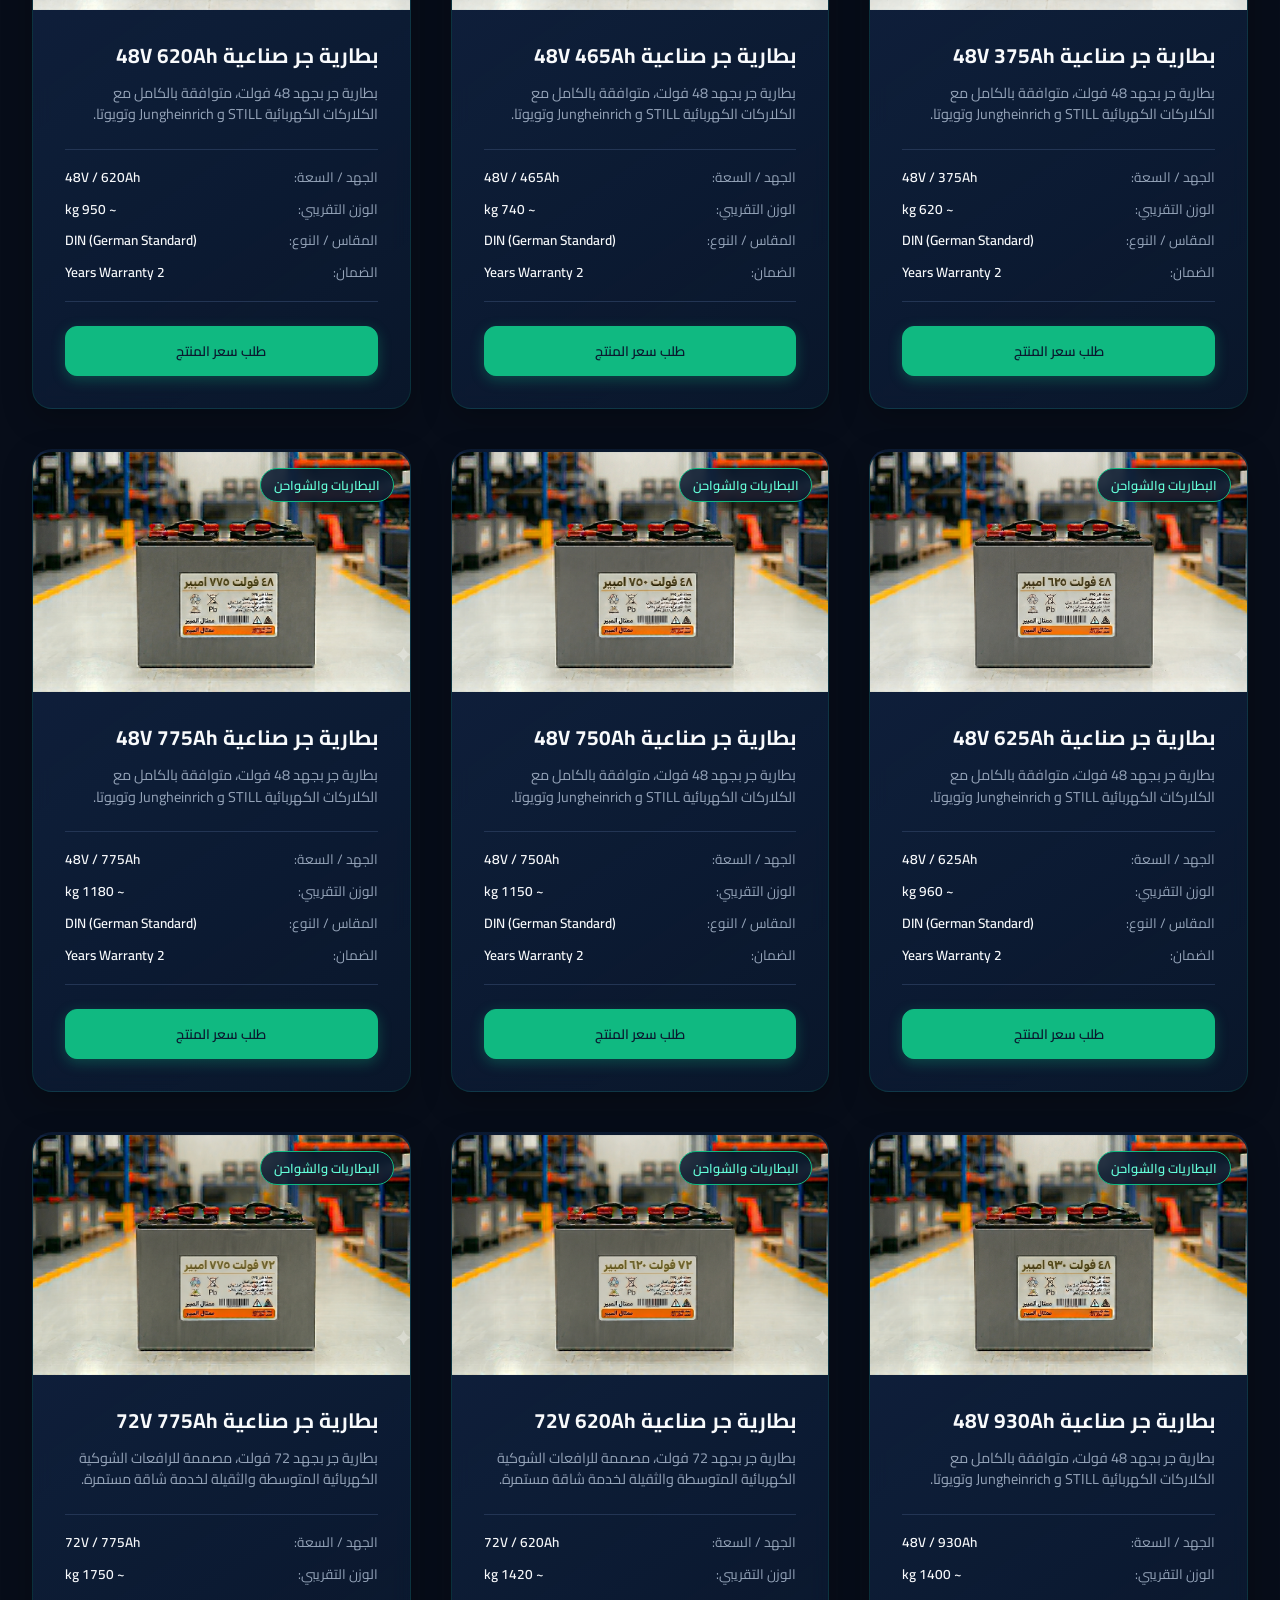
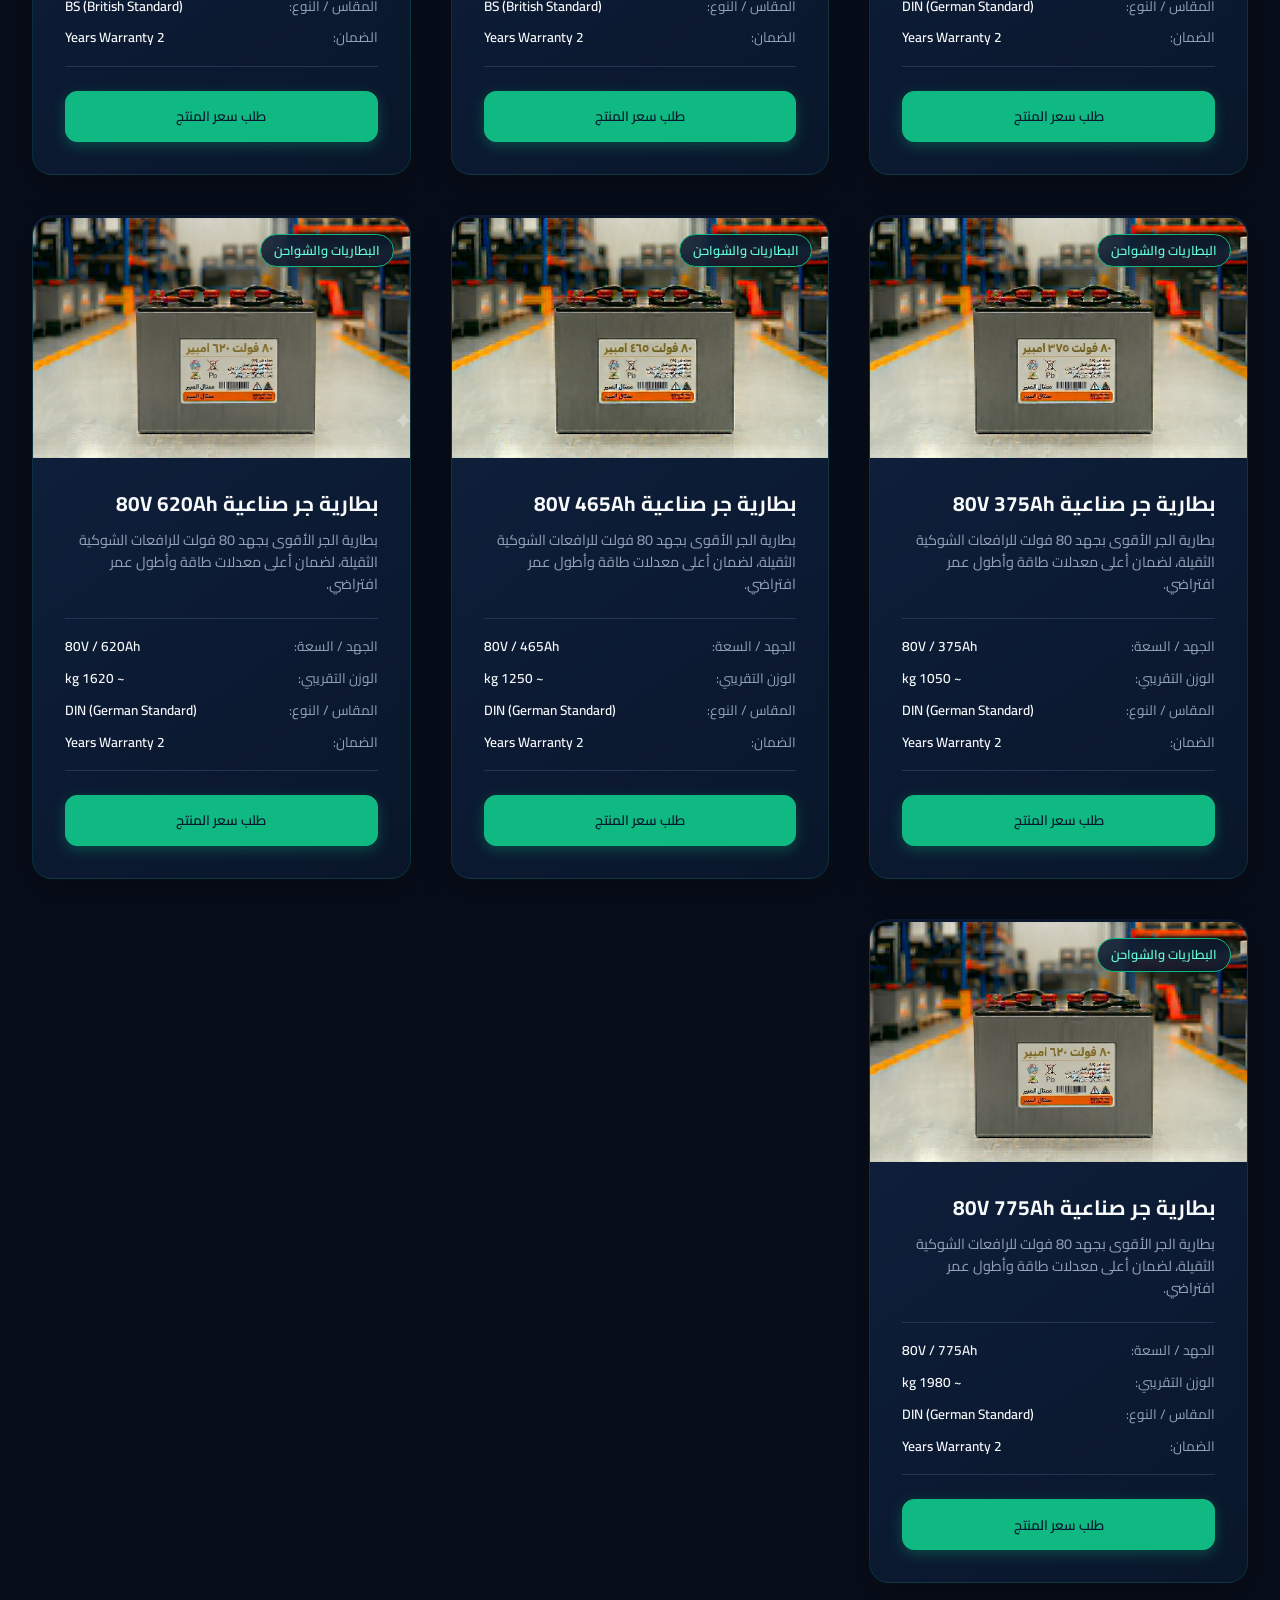
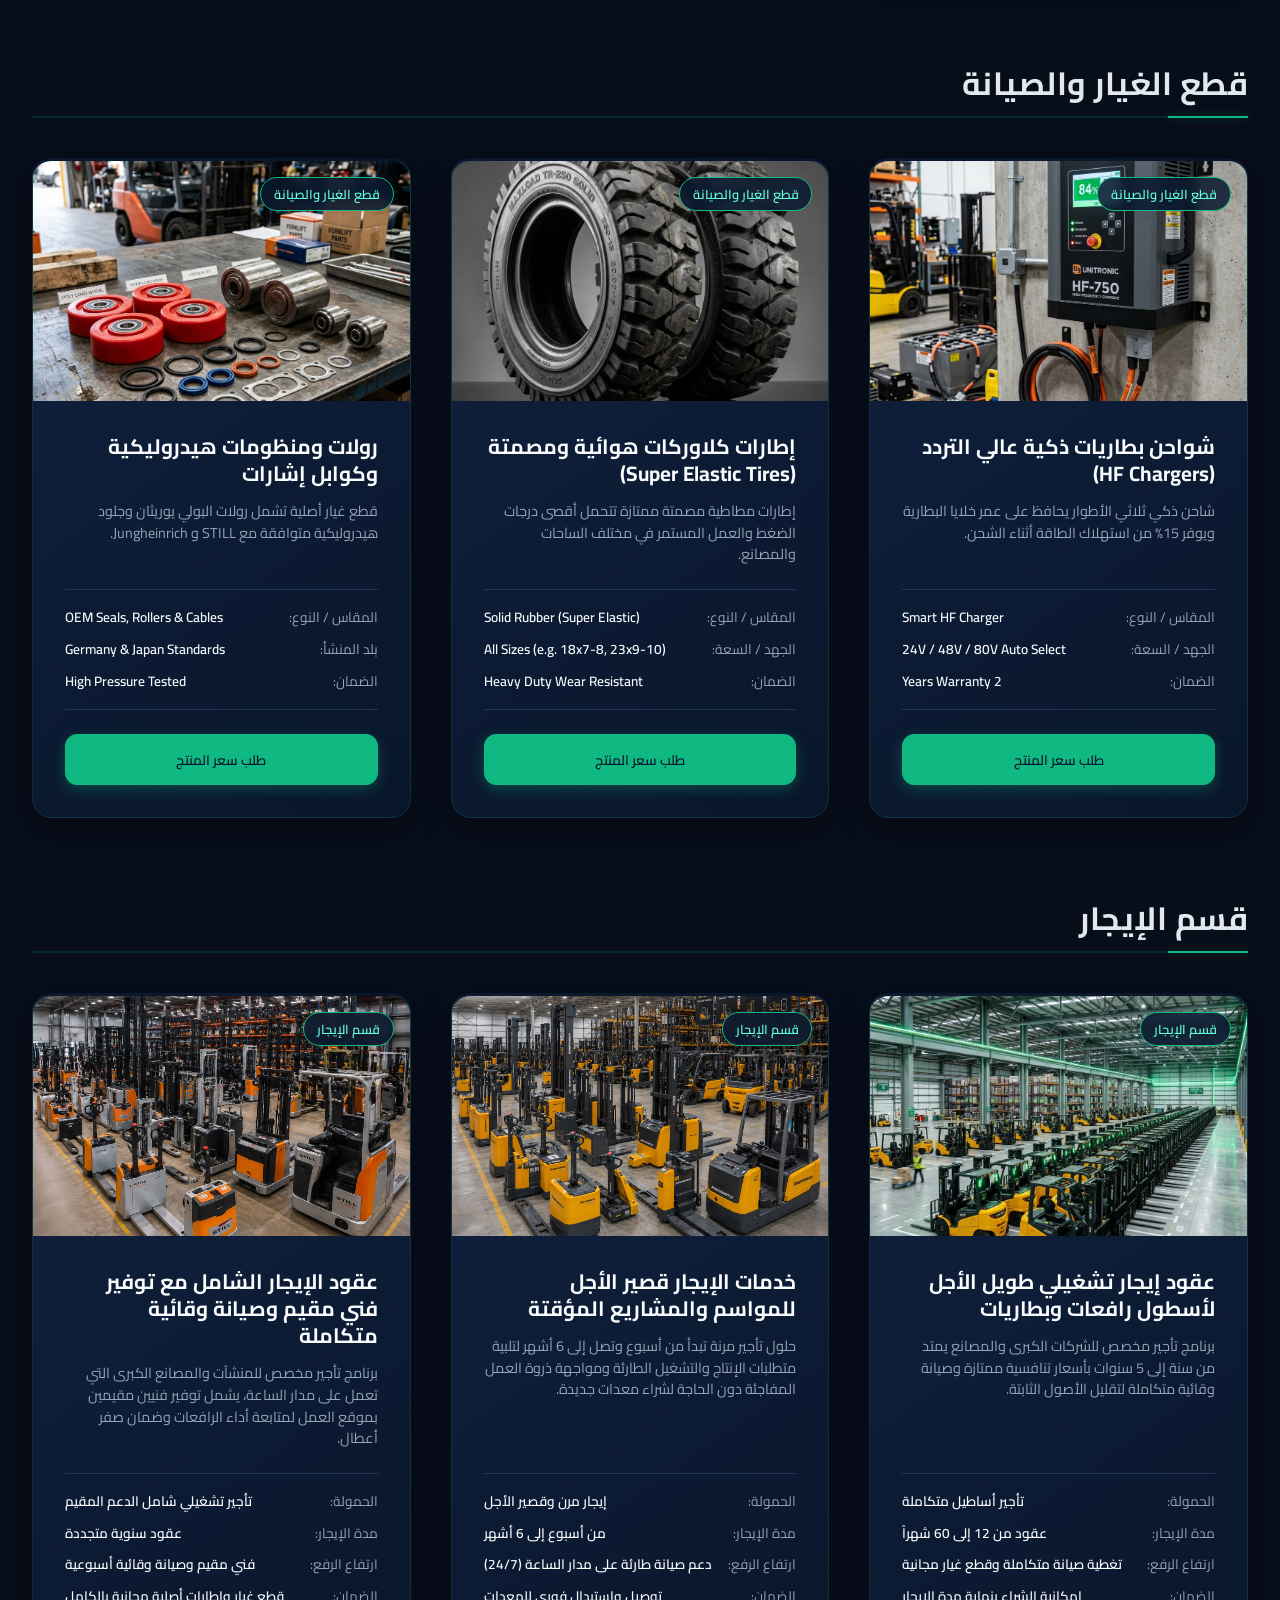
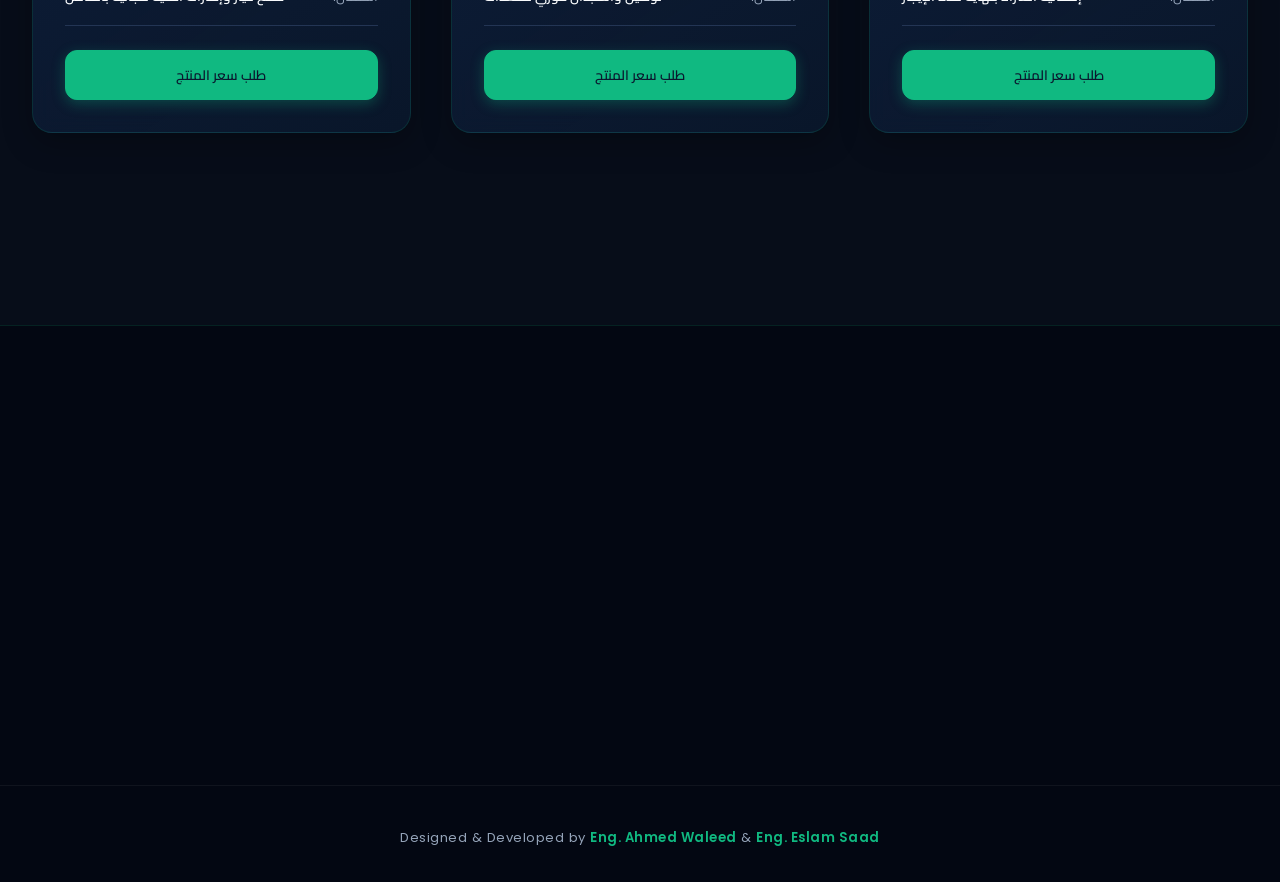
<file: products.html>
<!DOCTYPE html>
<html lang="ar" dir="rtl">
<head>
  <meta charset="UTF-8">
  <meta name="viewport" content="width=device-width, initial-scale=1.0">
  <meta name="description" content="تصفح منتجات شركة نيو باور جلوبال من كلاوركات كهربائية حديثة، بطاريات جر سائلة وليثيوم، شواحن ذكية، وقطع غيار أصلية بضمان معتمد.">
  <title>منتجاتنا | نيو باور جلوبال</title>
  
  <!-- FontAwesome Icons CDN -->
  <link rel="stylesheet" href="https://cdnjs.cloudflare.com/ajax/libs/font-awesome/6.4.0/css/all.min.css">
  
  <!-- Global Stylesheet -->
  <link rel="stylesheet" href="css/style.css">
  
  <!-- Browser Favicon -->
  <link rel="icon" type="image/jpeg" href="images/ss.jpeg">
</head>
<body>

  <!-- Header Section -->
  <header class="header" id="header">
    <div class="container nav-container">
      <a href="index.html" class="logo">
        <img src="images/ss.jpeg" alt="New Power Global Logo" class="logo-img">
        <div class="logo-text">نيو باور <span>جلوبال</span></div>
      </a>

      <!-- Navigation Links -->
      <nav class="nav-menu" id="nav-menu">
        <a href="index.html" class="nav-link" data-i18n="nav_home">الرئيسية</a>
        <a href="about.html" class="nav-link" data-i18n="nav_about">من نحن</a>
        <a href="products.html" class="nav-link active" data-i18n="nav_products">المنتجات</a>
        <a href="rentals.html" class="nav-link" data-i18n="nav_rentals">التأجير</a>
        <a href="maintenance.html" class="nav-link" data-i18n="nav_maintenance">الصيانة والدعم</a>
        <a href="contact.html" class="nav-link" data-i18n="nav_contact">اتصل بنا</a>
        <div class="nav-actions">
          <button class="lang-toggle" id="lang-toggle" data-i18n="lang_btn">English</button>
          <a href="contact.html?type=quote" class="btn btn-primary" data-i18n="nav_cta">طلب عرض سعر</a>
        </div>
      </nav>

      <button class="hamburger" id="hamburger" aria-label="Toggle Menu">
        <span></span>
        <span></span>
        <span></span>
      </button>
    </div>
  </header>

  <!-- Page Header Sub-Hero -->
  <section class="sub-hero">
    <!-- Ken Burns Slideshow -->
    <div class="hero-slideshow">
      <div class="hero-slide active" style="background-image: url('images/electric_forklift.png');"></div>
      <div class="hero-slide" style="background-image: url('images/traction_battery.png');"></div>
      <div class="hero-slide" style="background-image: url('images/hf_charger.png');"></div>
      <div class="hero-overlay"></div>
    </div>
    <div class="container text-center">
      <div class="section-header scroll-animate" style="margin-bottom: 0;">
        <h2 data-i18n="prod_title">معرض المنتجات والحلول</h2>
        <p data-i18n="prod_subtitle" style="margin-top: 1rem;">تصفح أسطول المعدات وحلول الطاقة الأحدث المتوفرة في معارضنا ومخازننا</p>
      </div>
    </div>
  </section>

  <!-- Products Catalog Section -->
  <section class="section-padding" style="padding-top: 4rem;">
    <div class="container">
      <!-- Dynamic Filter Tabs -->
      <div class="filter-tabs scroll-animate">
        <button class="filter-btn active" data-filter="all" data-i18n="filter_all">الكل</button>
        <button class="filter-btn" data-filter="forklifts" data-i18n="filter_forklifts">الكلاوركات الكهربائية</button>
        <button class="filter-btn" data-filter="reach_trucks" data-i18n="filter_reach_trucks">ريتش تراك كهربائي</button>
        <button class="filter-btn" data-filter="pallet_trucks" data-i18n="filter_pallet_trucks">ترنس بالت كهربائي</button>
        <button class="filter-btn" data-filter="stackers" data-i18n="filter_stackers">استكر كهربائي</button>
        <button class="filter-btn" data-filter="semi_stackers" data-i18n="filter_semi_stackers">استكر نصف كهربائي</button>
        <button class="filter-btn" data-filter="manual_pallets" data-i18n="filter_manual_pallets">هاند بالت يدوي</button>
        <button class="filter-btn" data-filter="batteries" data-i18n="filter_batteries">البطاريات والشواحن</button>
        <button class="filter-btn" data-filter="parts" data-i18n="filter_parts">قطع الغيار والصيانة</button>
        <button class="filter-btn" data-filter="rentals" data-i18n="filter_rentals">قسم الإيجار</button>
      </div>

      <!-- Products Grid -->
      <div class="catalog-sections">
        <!-- ==================== CATEGORY: FORKLIFTS ==================== -->
        <section class="category-section scroll-animate" data-category="forklifts">
          <h2 class="category-title" data-i18n="filter_forklifts">الكلاوركات الكهربائية</h2>
          <div class="products-grid">
            <div class="product-card scroll-animate" data-category="forklifts">
          <div class="product-image-container">
            <span class="product-category-tag" data-i18n="filter_forklifts">الكلاوركات الكهربائية</span>
            <img src="images/كلارك كهربائي STILL RX 20-10 - حمولة 1.0 طن.png" alt="STILL RX 20-10 1.0t">
          </div>
          <div class="product-content">
            <div>
              <h3 data-i18n="prod_fk1_title">كلارك كهربائي STILL RX 20-10 - حمولة 1.0 طن</h3>
              <p data-i18n="prod_fk1_desc">رافعة شوكية كهربائية ألمانية الصنع، فائقة الرشاقة للممرات الضيقة ومخازن التغذية والصناعات الخفيفة.</p>
            </div>
            <div>
              <div class="product-specs">
                <div class="spec-line">
                  <span class="spec-label" data-i18n="prod_spec_payload">الحمولة:</span>
                  <span class="spec-value">1.0 Ton</span>
                </div>
                <div class="spec-line">
                  <span class="spec-label" data-i18n="prod_spec_lift">ارتفاع الرفع:</span>
                  <span class="spec-value">3.0 - 5.5 m</span>
                </div>
                <div class="spec-line">
                  <span class="spec-label" data-i18n="prod_spec_voltage">الجهد / السعة:</span>
                  <span class="spec-value">48V / 500Ah</span>
                </div>
                <div class="spec-line">
                  <span class="spec-label" data-i18n="prod_spec_origin">بلد المنشأ:</span>
                  <span class="spec-value">Germany (STILL)</span>
                </div>
              </div>
              <div class="product-actions">
                <button class="btn btn-primary open-quote-modal" data-product="prod_fk1_title" data-i18n="prod_btn_quote">طلب سعر المنتج</button>
              </div>
            </div>
          </div>
        </div>

            <div class="product-card scroll-animate" data-category="forklifts">
          <div class="product-image-container">
            <span class="product-category-tag" data-i18n="filter_forklifts">الكلاوركات الكهربائية</span>
            <img src="images/كلارك كهربائي STILL RX 20-16 - حمولة 1.6 طن.png" alt="STILL RX 20-16 1.6t">
          </div>
          <div class="product-content">
            <div>
              <h3 data-i18n="prod_fk2_title">كلارك كهربائي STILL RX 20-16 - حمولة 1.6 طن</h3>
              <p data-i18n="prod_fk2_desc">أداء متميز وتصميم مدمج يضمن أقصى كفاءة استهلاك طاقة وسهولة توجيه في المساحات المحدودة.</p>
            </div>
            <div>
              <div class="product-specs">
                <div class="spec-line">
                  <span class="spec-label" data-i18n="prod_spec_payload">الحمولة:</span>
                  <span class="spec-value">1.6 Ton</span>
                </div>
                <div class="spec-line">
                  <span class="spec-label" data-i18n="prod_spec_lift">ارتفاع الرفع:</span>
                  <span class="spec-value">3.0 - 6.2 m</span>
                </div>
                <div class="spec-line">
                  <span class="spec-label" data-i18n="prod_spec_voltage">الجهد / السعة:</span>
                  <span class="spec-value">48V / 625Ah</span>
                </div>
                <div class="spec-line">
                  <span class="spec-label" data-i18n="prod_spec_origin">بلد المنشأ:</span>
                  <span class="spec-value">Germany (STILL)</span>
                </div>
              </div>
              <div class="product-actions">
                <button class="btn btn-primary open-quote-modal" data-product="prod_fk2_title" data-i18n="prod_btn_quote">طلب سعر المنتج</button>
              </div>
            </div>
          </div>
        </div>

            <div class="product-card scroll-animate" data-category="forklifts">
          <div class="product-image-container">
            <span class="product-category-tag" data-i18n="filter_forklifts">الكلاوركات الكهربائية</span>
            <img src="images/كلارك كهربائي  حمولة 2.5 طن.png" alt="STILL RX 20-18 1.8t">
          </div>
          <div class="product-content">
            <div>
              <h3 data-i18n="prod_fk3_title">كلارك كهربائي STILL RX 20-18 - حمولة 1.8 طن</h3>
              <p data-i18n="prod_fk3_desc">رافعة شوكية كهربائية ذات كفاءة تشغيلية متواصلة، مجهزة بأحدث نظم الأمان الألمانية للخدمة الشاقة.</p>
            </div>
            <div>
              <div class="product-specs">
                <div class="spec-line">
                  <span class="spec-label" data-i18n="prod_spec_payload">الحمولة:</span>
                  <span class="spec-value">1.8 Ton</span>
                </div>
                <div class="spec-line">
                  <span class="spec-label" data-i18n="prod_spec_lift">ارتفاع الرفع:</span>
                  <span class="spec-value">3.0 - 6.5 m</span>
                </div>
                <div class="spec-line">
                  <span class="spec-label" data-i18n="prod_spec_voltage">الجهد / السعة:</span>
                  <span class="spec-value">48V / 750Ah</span>
                </div>
                <div class="spec-line">
                  <span class="spec-label" data-i18n="prod_spec_origin">بلد المنشأ:</span>
                  <span class="spec-value">Germany (STILL)</span>
                </div>
              </div>
              <div class="product-actions">
                <button class="btn btn-primary open-quote-modal" data-product="prod_fk3_title" data-i18n="prod_btn_quote">طلب سعر المنتج</button>
              </div>
            </div>
          </div>
        </div>

            <div class="product-card scroll-animate" data-category="forklifts">
          <div class="product-image-container">
            <span class="product-category-tag" data-i18n="filter_forklifts">الكلاوركات الكهربائية</span>
            <img src="images/كلارك كهربائي  حمولة 2.5 طن.png" alt="Jungheinrich EFG 220 2.0t">
          </div>
          <div class="product-content">
            <div>
              <h3 data-i18n="prod_fk4_title">كلارك كهربائي Jungheinrich EFG 220 - حمولة 2.0 طن</h3>
              <p data-i18n="prod_fk4_desc">تصميم ألماني صلب يضمن دقة مناولة الباليتات في الساحات الخارجية والمخازن الكبرى مع ثبات كامل للأوزان.</p>
            </div>
            <div>
              <div class="product-specs">
                <div class="spec-line">
                  <span class="spec-label" data-i18n="prod_spec_payload">الحمولة:</span>
                  <span class="spec-value">2.0 Ton</span>
                </div>
                <div class="spec-line">
                  <span class="spec-label" data-i18n="prod_spec_lift">ارتفاع الرفع:</span>
                  <span class="spec-value">3.0 - 7.0 m</span>
                </div>
                <div class="spec-line">
                  <span class="spec-label" data-i18n="prod_spec_voltage">الجهد / السعة:</span>
                  <span class="spec-value">48V / 750Ah</span>
                </div>
                <div class="spec-line">
                  <span class="spec-label" data-i18n="prod_spec_origin">بلد المنشأ:</span>
                  <span class="spec-value">Germany (Jungheinrich)</span>
                </div>
              </div>
              <div class="product-actions">
                <button class="btn btn-primary open-quote-modal" data-product="prod_fk4_title" data-i18n="prod_btn_quote">طلب سعر المنتج</button>
              </div>
            </div>
          </div>
        </div>

            <div class="product-card scroll-animate" data-category="forklifts">
          <div class="product-image-container">
            <span class="product-category-tag" data-i18n="filter_forklifts">الكلاوركات الكهربائية</span>
            <img src="images/كلارك كهربائي  حمولة 2.5 طن.png" alt="Jungheinrich EFG 325 2.5t">
          </div>
          <div class="product-content">
            <div>
              <h3 data-i18n="prod_fk5_title">كلارك كهربائي Jungheinrich EFG 325 - حمولة 2.5 طن</h3>
              <p data-i18n="prod_fk5_desc">تعمل بجهد 80 فولت لضمان أداء خارق يماثل رافعات الديزل وبشكل صديق للبيئة بالكامل.</p>
            </div>
            <div>
              <div class="product-specs">
                <div class="spec-line">
                  <span class="spec-label" data-i18n="prod_spec_payload">الحمولة:</span>
                  <span class="spec-value">2.5 Ton</span>
                </div>
                <div class="spec-line">
                  <span class="spec-label" data-i18n="prod_spec_lift">ارتفاع الرفع:</span>
                  <span class="spec-value">3.0 - 7.5 m</span>
                </div>
                <div class="spec-line">
                  <span class="spec-label" data-i18n="prod_spec_voltage">الجهد / السعة:</span>
                  <span class="spec-value">80V / 620Ah</span>
                </div>
                <div class="spec-line">
                  <span class="spec-label" data-i18n="prod_spec_origin">بلد المنشأ:</span>
                  <span class="spec-value">Germany (Jungheinrich)</span>
                </div>
              </div>
              <div class="product-actions">
                <button class="btn btn-primary open-quote-modal" data-product="prod_fk5_title" data-i18n="prod_btn_quote">طلب سعر المنتج</button>
              </div>
            </div>
          </div>
        </div>

            <div class="product-card scroll-animate" data-category="forklifts">
          <div class="product-image-container">
            <span class="product-category-tag" data-i18n="filter_forklifts">الكلاوركات الكهربائية</span>
            <img src="images/كلارك كهربائي  حمولة 2.5 طن.png" alt="Jungheinrich EFG 430 3.0t">
          </div>
          <div class="product-content">
            <div>
              <h3 data-i18n="prod_fk6_title">كلارك كهربائي Jungheinrich EFG 430 - حمولة 3.0 طن</h3>
              <p data-i18n="prod_fk6_desc">الموديل الأقوى لمناولة الأحمال الكبرى في مصانع السيراميك، الحديد، ومستودعات التوزيع اللوجستي.</p>
            </div>
            <div>
              <div class="product-specs">
                <div class="spec-line">
                  <span class="spec-label" data-i18n="prod_spec_payload">الحمولة:</span>
                  <span class="spec-value">3.0 Ton</span>
                </div>
                <div class="spec-line">
                  <span class="spec-label" data-i18n="prod_spec_lift">ارتفاع الرفع:</span>
                  <span class="spec-value">3.0 - 8.0 m</span>
                </div>
                <div class="spec-line">
                  <span class="spec-label" data-i18n="prod_spec_voltage">الجهد / السعة:</span>
                  <span class="spec-value">80V / 775Ah</span>
                </div>
                <div class="spec-line">
                  <span class="spec-label" data-i18n="prod_spec_origin">بلد المنشأ:</span>
                  <span class="spec-value">Germany (Jungheinrich)</span>
                </div>
              </div>
              <div class="product-actions">
                <button class="btn btn-primary open-quote-modal" data-product="prod_fk6_title" data-i18n="prod_btn_quote">طلب سعر المنتج</button>
              </div>
            </div>
          </div>
        </div>
          </div>
        </section>

        <!-- ==================== CATEGORY: REACH_TRUCKS ==================== -->
        <section class="category-section scroll-animate" data-category="reach_trucks">
          <h2 class="category-title" data-i18n="filter_reach_trucks">ريتش تراك كهربائي</h2>
          <div class="products-grid">
            <div class="product-card scroll-animate" data-category="reach_trucks">
          <div class="product-image-container">
            <span class="product-category-tag" data-i18n="filter_reach_trucks">ريتش تراك كهربائي</span>
            <img src="images/still_reach_truck.png" alt="STILL FM-X 16 1.6t">
          </div>
          <div class="product-content">
            <div>
              <h3 data-i18n="prod_rt1_title">ريتش تراك كهربائي STILL FM-X 16 - حمولة 1.6 طن</h3>
              <p data-i18n="prod_rt1_desc">رافعة وصول للممرات الضيقة شاهقة الارتفاع، مجهزة بنظام ذكي متقدم لمنع اهتزاز الشوكات أثناء الرفع.</p>
            </div>
            <div>
              <div class="product-specs">
                <div class="spec-line">
                  <span class="spec-label" data-i18n="prod_spec_payload">الحمولة:</span>
                  <span class="spec-value">1.6 Ton</span>
                </div>
                <div class="spec-line">
                  <span class="spec-label" data-i18n="prod_spec_lift">ارتفاع الرفع:</span>
                  <span class="spec-value">4.0 - 9.5 m</span>
                </div>
                <div class="spec-line">
                  <span class="spec-label" data-i18n="prod_spec_voltage">الجهد / السعة:</span>
                  <span class="spec-value">48V / 620Ah</span>
                </div>
                <div class="spec-line">
                  <span class="spec-label" data-i18n="prod_spec_origin">بلد المنشأ:</span>
                  <span class="spec-value">Germany (STILL)</span>
                </div>
              </div>
              <div class="product-actions">
                <button class="btn btn-primary open-quote-modal" data-product="prod_rt1_title" data-i18n="prod_btn_quote">طلب سعر المنتج</button>
              </div>
            </div>
          </div>
        </div>

            <div class="product-card scroll-animate" data-category="reach_trucks">
          <div class="product-image-container">
            <span class="product-category-tag" data-i18n="filter_reach_trucks">ريتش تراك كهربائي</span>
            <img src="images/still_reach_truck.png" alt="STILL FM-X 18 1.8t">
          </div>
          <div class="product-content">
            <div>
              <h3 data-i18n="prod_rt2_title">ريتش تراك كهربائي STILL FM-X 18 - حمولة 1.8 طن</h3>
              <p data-i18n="prod_rt2_desc">رؤية ممتازة للسائق وكابينة مريحة مع قدرة رفع متطورة للوصول إلى أعلى الرفوف بأمان مطلق.</p>
            </div>
            <div>
              <div class="product-specs">
                <div class="spec-line">
                  <span class="spec-label" data-i18n="prod_spec_payload">الحمولة:</span>
                  <span class="spec-value">1.8 Ton</span>
                </div>
                <div class="spec-line">
                  <span class="spec-label" data-i18n="prod_spec_lift">ارتفاع الرفع:</span>
                  <span class="spec-value">4.0 - 11.5 m</span>
                </div>
                <div class="spec-line">
                  <span class="spec-label" data-i18n="prod_spec_voltage">الجهد / السعة:</span>
                  <span class="spec-value">48V / 775Ah</span>
                </div>
                <div class="spec-line">
                  <span class="spec-label" data-i18n="prod_spec_origin">بلد المنشأ:</span>
                  <span class="spec-value">Germany (STILL)</span>
                </div>
              </div>
              <div class="product-actions">
                <button class="btn btn-primary open-quote-modal" data-product="prod_rt2_title" data-i18n="prod_btn_quote">طلب سعر المنتج</button>
              </div>
            </div>
          </div>
        </div>

            <div class="product-card scroll-animate" data-category="reach_trucks">
          <div class="product-image-container">
            <span class="product-category-tag" data-i18n="filter_reach_trucks">ريتش تراك كهربائي</span>
            <img src="images/jungheinrich_reach_truck.png" alt="Jungheinrich ETV 220 2.0t">
          </div>
          <div class="product-content">
            <div>
              <h3 data-i18n="prod_rt3_title">ريتش تراك كهربائي Jungheinrich ETV 220 - حمولة 2.0 طن</h3>
              <p data-i18n="prod_rt3_desc">استغلال مثالي للمساحات الشاهقة ونظام فرامل متطور يعيد شحن البطارية ذاتياً لتقليل استهلاك الطاقة.</p>
            </div>
            <div>
              <div class="product-specs">
                <div class="spec-line">
                  <span class="spec-label" data-i18n="prod_spec_payload">الحمولة:</span>
                  <span class="spec-value">2.0 Ton</span>
                </div>
                <div class="spec-line">
                  <span class="spec-label" data-i18n="prod_spec_lift">ارتفاع الرفع:</span>
                  <span class="spec-value">4.0 - 12.0 m</span>
                </div>
                <div class="spec-line">
                  <span class="spec-label" data-i18n="prod_spec_voltage">الجهد / السعة:</span>
                  <span class="spec-value">48V / 775Ah</span>
                </div>
                <div class="spec-line">
                  <span class="spec-label" data-i18n="prod_spec_origin">بلد المنشأ:</span>
                  <span class="spec-value">Germany (Jungheinrich)</span>
                </div>
              </div>
              <div class="product-actions">
                <button class="btn btn-primary open-quote-modal" data-product="prod_rt3_title" data-i18n="prod_btn_quote">طلب سعر المنتج</button>
              </div>
            </div>
          </div>
        </div>

            <div class="product-card scroll-animate" data-category="reach_trucks">
          <div class="product-image-container">
            <span class="product-category-tag" data-i18n="filter_reach_trucks">ريتش تراك كهربائي</span>
            <img src="images/jungheinrich_reach_truck.png" alt="Jungheinrich ETV 325 2.5t">
          </div>
          <div class="product-content">
            <div>
              <h3 data-i18n="prod_rt4_title">ريتش تراك كهربائي Jungheinrich ETV 325 - حمولة 2.5 طن</h3>
              <p data-i18n="prod_rt4_desc">مخصصة للأوزان الثقيلة في المخازن الطولية الشاهقة، تمنح ثباتًا تامًا وحركات رفع هيدروليكية بالغة الدقة.</p>
            </div>
            <div>
              <div class="product-specs">
                <div class="spec-line">
                  <span class="spec-label" data-i18n="prod_spec_payload">الحمولة:</span>
                  <span class="spec-value">2.5 Ton</span>
                </div>
                <div class="spec-line">
                  <span class="spec-label" data-i18n="prod_spec_lift">ارتفاع الرفع:</span>
                  <span class="spec-value">4.0 - 13.0 m</span>
                </div>
                <div class="spec-line">
                  <span class="spec-label" data-i18n="prod_spec_voltage">الجهد / السعة:</span>
                  <span class="spec-value">48V / 930Ah</span>
                </div>
                <div class="spec-line">
                  <span class="spec-label" data-i18n="prod_spec_origin">بلد المنشأ:</span>
                  <span class="spec-value">Germany (Jungheinrich)</span>
                </div>
              </div>
              <div class="product-actions">
                <button class="btn btn-primary open-quote-modal" data-product="prod_rt4_title" data-i18n="prod_btn_quote">طلب سعر المنتج</button>
              </div>
            </div>
          </div>
        </div>
          </div>
        </section>

        <!-- ==================== CATEGORY: PALLET_TRUCKS ==================== -->
        <section class="category-section scroll-animate" data-category="pallet_trucks">
          <h2 class="category-title" data-i18n="filter_pallet_trucks">ترنس بالت كهربائي</h2>
          <div class="products-grid">
            <div class="product-card scroll-animate" data-category="pallet_trucks">
          <div class="product-image-container">
            <span class="product-category-tag" data-i18n="filter_pallet_trucks">ترنس بالت كهربائي</span>
            <img src="images/1-1.png" alt="STILL EGU 20 2.0t">
          </div>
          <div class="product-content">
            <div>
              <h3 data-i18n="prod_pt1_title">ترنس بالت كهربائي STILL EGU 20 - حمولة 2.0 طن</h3>
              <p data-i18n="prod_pt1_desc">سحب ورفع كهربائي بالكامل، يسهل نقل وترتيب الباليتات داخل السوبرماركت ومخازن الأغذية دون مجهود بدني.</p>
            </div>
            <div>
              <div class="product-specs">
                <div class="spec-line">
                  <span class="spec-label" data-i18n="prod_spec_payload">الحمولة:</span>
                  <span class="spec-value">2.0 Ton</span>
                </div>
                <div class="spec-line">
                  <span class="spec-label" data-i18n="prod_spec_fork_length">طول الشوكة:</span>
                  <span class="spec-value">1150 mm</span>
                </div>
                <div class="spec-line">
                  <span class="spec-label" data-i18n="prod_spec_voltage">الجهد / السعة:</span>
                  <span class="spec-value">24V / 250Ah</span>
                </div>
                <div class="spec-line">
                  <span class="spec-label" data-i18n="prod_spec_origin">بلد المنشأ:</span>
                  <span class="spec-value">Germany (STILL)</span>
                </div>
              </div>
              <div class="product-actions">
                <button class="btn btn-primary open-quote-modal" data-product="prod_pt1_title" data-i18n="prod_btn_quote">طلب سعر المنتج</button>
              </div>
            </div>
          </div>
        </div>
          </div>
        </section>

        <!-- ==================== CATEGORY: STACKERS ==================== -->
        <section class="category-section scroll-animate" data-category="stackers">
          <h2 class="category-title" data-i18n="filter_stackers">استكر كهربائي</h2>
          <div class="products-grid">
            <div class="product-card scroll-animate" data-category="stackers">
          <div class="product-image-container">
            <span class="product-category-tag" data-i18n="filter_stackers">استكر كهربائي</span>
            <img src="images/still_stacker.png" alt="STILL EXV 15 1.5t">
          </div>
          <div class="product-content">
            <div>
              <h3 data-i18n="prod_st1_title">استكر كهربائي STILL EXV 15 - حمولة 1.5 طن</h3>
              <p data-i18n="prod_st1_desc">رافعة استكر كهربائية كاملة للرفع والتوجيه، مثالية للمخازن المتوسطة والصناعات الدوائية.</p>
            </div>
            <div>
              <div class="product-specs">
                <div class="spec-line">
                  <span class="spec-label" data-i18n="prod_spec_payload">الحمولة:</span>
                  <span class="spec-value">1.5 Ton</span>
                </div>
                <div class="spec-line">
                  <span class="spec-label" data-i18n="prod_spec_lift">ارتفاع الرفع:</span>
                  <span class="spec-value">1.6 - 4.5 m</span>
                </div>
                <div class="spec-line">
                  <span class="spec-label" data-i18n="prod_spec_voltage">الجهد / السعة:</span>
                  <span class="spec-value">24V / 250Ah</span>
                </div>
                <div class="spec-line">
                  <span class="spec-label" data-i18n="prod_spec_origin">بلد المنشأ:</span>
                  <span class="spec-value">Germany (STILL)</span>
                </div>
              </div>
              <div class="product-actions">
                <button class="btn btn-primary open-quote-modal" data-product="prod_st1_title" data-i18n="prod_btn_quote">طلب سعر المنتج</button>
              </div>
            </div>
          </div>
        </div>

            <div class="product-card scroll-animate" data-category="stackers">
          <div class="product-image-container">
            <span class="product-category-tag" data-i18n="filter_stackers">استكر كهربائي</span>
            <img src="images/jungheinrich_stacker.png" alt="Jungheinrich ERC 218 1.8t">
          </div>
          <div class="product-content">
            <div>
              <h3 data-i18n="prod_st2_title">استكر كهربائي Jungheinrich ERC 218 - حمولة 1.8 طن</h3>
              <p data-i18n="prod_st2_desc">مجهز بمنصة وقوف قابلة للطي للسائق لتسريع العمل وتسهيل التحرك لمسافات طويلة بالمنشأة.</p>
            </div>
            <div>
              <div class="product-specs">
                <div class="spec-line">
                  <span class="spec-label" data-i18n="prod_spec_payload">الحمولة:</span>
                  <span class="spec-value">1.8 Ton</span>
                </div>
                <div class="spec-line">
                  <span class="spec-label" data-i18n="prod_spec_lift">ارتفاع الرفع:</span>
                  <span class="spec-value">1.6 - 5.0 m</span>
                </div>
                <div class="spec-line">
                  <span class="spec-label" data-i18n="prod_spec_voltage">الجهد / السعة:</span>
                  <span class="spec-value">24V / 375Ah</span>
                </div>
                <div class="spec-line">
                  <span class="spec-label" data-i18n="prod_spec_origin">بلد المنشأ:</span>
                  <span class="spec-value">Germany (Jungheinrich)</span>
                </div>
              </div>
              <div class="product-actions">
                <button class="btn btn-primary open-quote-modal" data-product="prod_st2_title" data-i18n="prod_btn_quote">طلب سعر المنتج</button>
              </div>
            </div>
          </div>
        </div>

            <div class="product-card scroll-animate" data-category="stackers">
          <div class="product-image-container">
            <span class="product-category-tag" data-i18n="filter_stackers">استكر كهربائي</span>
            <img src="images/jungheinrich_stacker.png" alt="Jungheinrich ERC 220 2.0t">
          </div>
          <div class="product-content">
            <div>
              <h3 data-i18n="prod_st3_title">استكر كهربائي Jungheinrich ERC 220 - حمولة 2.0 طن</h3>
              <p data-i18n="prod_st3_desc">تصميم شديد الصلابة لمناولة البالتات بوزن يصل إلى 2 طن وتكديسها في الرفوف بثبات وأمان مطلق.</p>
            </div>
            <div>
              <div class="product-specs">
                <div class="spec-line">
                  <span class="spec-label" data-i18n="prod_spec_payload">الحمولة:</span>
                  <span class="spec-value">2.0 Ton</span>
                </div>
                <div class="spec-line">
                  <span class="spec-label" data-i18n="prod_spec_lift">ارتفاع الرفع:</span>
                  <span class="spec-value">1.6 - 5.4 m</span>
                </div>
                <div class="spec-line">
                  <span class="spec-label" data-i18n="prod_spec_voltage">الجهد / السعة:</span>
                  <span class="spec-value">24V / 375Ah</span>
                </div>
                <div class="spec-line">
                  <span class="spec-label" data-i18n="prod_spec_origin">بلد المنشأ:</span>
                  <span class="spec-value">Germany (Jungheinrich)</span>
                </div>
              </div>
              <div class="product-actions">
                <button class="btn btn-primary open-quote-modal" data-product="prod_st3_title" data-i18n="prod_btn_quote">طلب سعر المنتج</button>
              </div>
            </div>
          </div>
        </div>
          </div>
        </section>

        <!-- ==================== CATEGORY: SEMI_STACKERS ==================== -->
        <section class="category-section scroll-animate" data-category="semi_stackers">
          <h2 class="category-title" data-i18n="filter_semi_stackers">استكر نصف كهربائي</h2>
          <div class="products-grid">
            <div class="product-card scroll-animate" data-category="semi_stackers">
          <div class="product-image-container">
            <span class="product-category-tag" data-i18n="filter_semi_stackers">استكر نصف كهربائي</span>
            <img src="images/jungheinrich_semi_stacker.png" alt="Jungheinrich HC 110 1.0t">
          </div>
          <div class="product-content">
            <div>
              <h3 data-i18n="prod_sst1_title">استكر نصف كهربائي Jungheinrich HC 110 - حمولة 1.0 طن</h3>
              <p data-i18n="prod_sst1_desc">استكر نصف كهربائي (رفع كهربائي وسحب يدوي) من Jungheinrich، يجمع بين الكفاءة العالية والاقتصادية للمخازن الصغيرة والمتوسطة بجودة ألمانية.</p>
            </div>
            <div>
              <div class="product-specs">
                <div class="spec-line">
                  <span class="spec-label" data-i18n="prod_spec_payload">الحمولة:</span>
                  <span class="spec-value">1.0 Ton</span>
                </div>
                <div class="spec-line">
                  <span class="spec-label" data-i18n="prod_spec_lift">ارتفاع الرفع:</span>
                  <span class="spec-value">1.6 - 3.5 m</span>
                </div>
                <div class="spec-line">
                  <span class="spec-label" data-i18n="prod_spec_voltage">الجهد / السعة:</span>
                  <span class="spec-value">12V / 120Ah</span>
                </div>
                <div class="spec-line">
                  <span class="spec-label" data-i18n="prod_spec_origin">بلد المنشأ:</span>
                  <span class="spec-value">Germany (Jungheinrich)</span>
                </div>
              </div>
              <div class="product-actions">
                <button class="btn btn-primary open-quote-modal" data-product="prod_sst1_title" data-i18n="prod_btn_quote">طلب سعر المنتج</button>
              </div>
            </div>
          </div>
        </div>
          </div>
        </section>

        <!-- ==================== CATEGORY: MANUAL_PALLETS ==================== -->
        <section class="category-section scroll-animate" data-category="manual_pallets">
          <h2 class="category-title" data-i18n="filter_manual_pallets">هاند بالت يدوي</h2>
          <div class="products-grid">
            <div class="product-card scroll-animate" data-category="manual_pallets">
          <div class="product-image-container">
            <span class="product-category-tag" data-i18n="filter_manual_pallets">هاند بالت يدوي</span>
            <img src="images/still_hand_pallet.png" alt="STILL HPS 25 2.5t">
          </div>
          <div class="product-content">
            <div>
              <h3 data-i18n="prod_mp1_title">هاند بالت يدوي STILL HPS 25 - حمولة 2.5 طن</h3>
              <p data-i18n="prod_mp1_desc">الرافعة اليدوية الأكثر شعبية واعتمادية من STILL، مجهزة بمضخة هيدروليكية معالجة ومضادة للتسريب وشاسيه فولاذي متين.</p>
            </div>
            <div>
              <div class="product-specs">
                <div class="spec-line">
                  <span class="spec-label" data-i18n="prod_spec_payload">الحمولة:</span>
                  <span class="spec-value">2.5 Ton</span>
                </div>
                <div class="spec-line">
                  <span class="spec-label" data-i18n="prod_spec_fork_length">طول الشوكة:</span>
                  <span class="spec-value">1150 mm</span>
                </div>
                <div class="spec-line">
                  <span class="spec-label" data-i18n="prod_btn_details">المواصفات الفنية:</span>
                  <span class="spec-value">Double PU Wheels</span>
                </div>
                <div class="spec-line">
                  <span class="spec-label" data-i18n="prod_spec_origin">بلد المنشأ:</span>
                  <span class="spec-value">Germany (STILL)</span>
                </div>
              </div>
              <div class="product-actions">
                <button class="btn btn-primary open-quote-modal" data-product="prod_mp1_title" data-i18n="prod_btn_quote">طلب سعر المنتج</button>
              </div>
            </div>
          </div>
        </div>

            <div class="product-card scroll-animate" data-category="manual_pallets">
          <div class="product-image-container">
            <span class="product-category-tag" data-i18n="filter_manual_pallets">هاند بالت يدوي</span>
            <img src="images/jungheinrich_hand_pallet.png" alt="Jungheinrich AM 30 3.0t">
          </div>
          <div class="product-content">
            <div>
              <h3 data-i18n="prod_mp2_title">هاند بالت يدوي Jungheinrich AM 30 - حمولة 3.0 طن</h3>
              <p data-i18n="prod_mp2_desc">بنية فولاذية معززة من Jungheinrich لمناولة البالتات فائقة الثقل حتى 3 طن مع ذراع توجيه مريح وعجلات دبل عالية التحمل.</p>
            </div>
            <div>
              <div class="product-specs">
                <div class="spec-line">
                  <span class="spec-label" data-i18n="prod_spec_payload">الحمولة:</span>
                  <span class="spec-value">3.0 Ton</span>
                </div>
                <div class="spec-line">
                  <span class="spec-label" data-i18n="prod_spec_fork_length">طول الشوكة:</span>
                  <span class="spec-value">1150 mm</span>
                </div>
                <div class="spec-line">
                  <span class="spec-label" data-i18n="prod_btn_details">المواصفات الفنية:</span>
                  <span class="spec-value">Reinforced Heavy Duty Pump</span>
                </div>
                <div class="spec-line">
                  <span class="spec-label" data-i18n="prod_spec_origin">بلد المنشأ:</span>
                  <span class="spec-value">Germany (Jungheinrich)</span>
                </div>
              </div>
              <div class="product-actions">
                <button class="btn btn-primary open-quote-modal" data-product="prod_mp2_title" data-i18n="prod_btn_quote">طلب سعر المنتج</button>
              </div>
            </div>
          </div>
        </div>
          </div>
        </section>

        <!-- ==================== CATEGORY: BATTERIES ==================== -->
        <section class="category-section scroll-animate" data-category="batteries">
          <h2 class="category-title" data-i18n="filter_batteries">البطاريات والشواحن</h2>
          <div class="products-grid">
            <div class="product-card scroll-animate" data-category="batteries">
          <div class="product-image-container">
            <span class="product-category-tag" data-i18n="filter_batteries">البطاريات والشواحن</span>
            <img src="images/٢٤فولت ٢٢٥ امبير.png" alt="Traction Battery 24V 225Ah">
          </div>
          <div class="product-content">
            <div>
              <h3 data-i18n="prod_bat_24v_225_title">Industrial Traction Battery 24V 225Ah</h3>
              <p data-i18n="prod_bat_24v_desc">بطارية جر صناعية بجهد 24 فولت، مجمعة من خلايا أوروبية ممتازة للروافع الصغيرة والاستكرات الكهربائية.</p>
            </div>
            <div>
              <div class="product-specs">
                <div class="spec-line">
                  <span class="spec-label" data-i18n="prod_spec_voltage">الجهد / السعة:</span>
                  <span class="spec-value">24V / 225Ah</span>
                </div>
                <div class="spec-line">
                  <span class="spec-label" data-i18n="prod_spec_weight">الوزن التقريبي:</span>
                  <span class="spec-value">~ 200 kg</span>
                </div>
                <div class="spec-line">
                  <span class="spec-label" data-i18n="prod_spec_size">المقاس / النوع:</span>
                  <span class="spec-value">DIN (German Standard)</span>
                </div>
                <div class="spec-line">
                  <span class="spec-label" data-i18n="prod_spec_warranty">الضمان:</span>
                  <span class="spec-value">2 Years Warranty</span>
                </div>
              </div>
              <div class="product-actions">
                <button class="btn btn-primary open-quote-modal" data-product="prod_bat_24v_225_title" data-i18n="prod_btn_quote">طلب سعر المنتج</button>
              </div>
            </div>
          </div>
        </div>

            <div class="product-card scroll-animate" data-category="batteries">
          <div class="product-image-container">
            <span class="product-category-tag" data-i18n="filter_batteries">البطاريات والشواحن</span>
            <img src="images/٢٤ فولت ٢٥٠.png" alt="Traction Battery 24V 250Ah">
          </div>
          <div class="product-content">
            <div>
              <h3 data-i18n="prod_bat_24v_250_title">Industrial Traction Battery 24V 250Ah</h3>
              <p data-i18n="prod_bat_24v_desc">بطارية جر صناعية بجهد 24 فولت، مجمعة من خلايا أوروبية ممتازة للروافع الصغيرة والاستكرات الكهربائية.</p>
            </div>
            <div>
              <div class="product-specs">
                <div class="spec-line">
                  <span class="spec-label" data-i18n="prod_spec_voltage">الجهد / السعة:</span>
                  <span class="spec-value">24V / 250Ah</span>
                </div>
                <div class="spec-line">
                  <span class="spec-label" data-i18n="prod_spec_weight">الوزن التقريبي:</span>
                  <span class="spec-value">~ 220 kg</span>
                </div>
                <div class="spec-line">
                  <span class="spec-label" data-i18n="prod_spec_size">المقاس / النوع:</span>
                  <span class="spec-value">DIN (German Standard)</span>
                </div>
                <div class="spec-line">
                  <span class="spec-label" data-i18n="prod_spec_warranty">الضمان:</span>
                  <span class="spec-value">2 Years Warranty</span>
                </div>
              </div>
              <div class="product-actions">
                <button class="btn btn-primary open-quote-modal" data-product="prod_bat_24v_250_title" data-i18n="prod_btn_quote">طلب سعر المنتج</button>
              </div>
            </div>
          </div>
        </div>

            <div class="product-card scroll-animate" data-category="batteries">
          <div class="product-image-container">
            <span class="product-category-tag" data-i18n="filter_batteries">البطاريات والشواحن</span>
            <img src="images/٢٤ فولت ٣٧٥.png" alt="Traction Battery 24V 375Ah">
          </div>
          <div class="product-content">
            <div>
              <h3 data-i18n="prod_bat_24v_375_title">Industrial Traction Battery 24V 375Ah</h3>
              <p data-i18n="prod_bat_24v_desc">بطارية جر صناعية بجهد 24 فولت، مجمعة من خلايا أوروبية ممتازة للروافع الصغيرة والاستكرات الكهربائية.</p>
            </div>
            <div>
              <div class="product-specs">
                <div class="spec-line">
                  <span class="spec-label" data-i18n="prod_spec_voltage">الجهد / السعة:</span>
                  <span class="spec-value">24V / 375Ah</span>
                </div>
                <div class="spec-line">
                  <span class="spec-label" data-i18n="prod_spec_weight">الوزن التقريبي:</span>
                  <span class="spec-value">~ 320 kg</span>
                </div>
                <div class="spec-line">
                  <span class="spec-label" data-i18n="prod_spec_size">المقاس / النوع:</span>
                  <span class="spec-value">DIN (German Standard)</span>
                </div>
                <div class="spec-line">
                  <span class="spec-label" data-i18n="prod_spec_warranty">الضمان:</span>
                  <span class="spec-value">2 Years Warranty</span>
                </div>
              </div>
              <div class="product-actions">
                <button class="btn btn-primary open-quote-modal" data-product="prod_bat_24v_375_title" data-i18n="prod_btn_quote">طلب سعر المنتج</button>
              </div>
            </div>
          </div>
        </div>

            <div class="product-card scroll-animate" data-category="batteries">
          <div class="product-image-container">
            <span class="product-category-tag" data-i18n="filter_batteries">البطاريات والشواحن</span>
            <img src="images/٢٤ فولت ٤٦٥.png" alt="Traction Battery 24V 465Ah">
          </div>
          <div class="product-content">
            <div>
              <h3 data-i18n="prod_bat_24v_465_title">Industrial Traction Battery 24V 465Ah</h3>
              <p data-i18n="prod_bat_24v_desc">بطارية جر صناعية بجهد 24 فولت، مجمعة من خلايا أوروبية ممتازة للروافع الصغيرة والاستكرات الكهربائية.</p>
            </div>
            <div>
              <div class="product-specs">
                <div class="spec-line">
                  <span class="spec-label" data-i18n="prod_spec_voltage">الجهد / السعة:</span>
                  <span class="spec-value">24V / 465Ah</span>
                </div>
                <div class="spec-line">
                  <span class="spec-label" data-i18n="prod_spec_weight">الوزن التقريبي:</span>
                  <span class="spec-value">~ 380 kg</span>
                </div>
                <div class="spec-line">
                  <span class="spec-label" data-i18n="prod_spec_size">المقاس / النوع:</span>
                  <span class="spec-value">DIN (German Standard)</span>
                </div>
                <div class="spec-line">
                  <span class="spec-label" data-i18n="prod_spec_warranty">الضمان:</span>
                  <span class="spec-value">2 Years Warranty</span>
                </div>
              </div>
              <div class="product-actions">
                <button class="btn btn-primary open-quote-modal" data-product="prod_bat_24v_465_title" data-i18n="prod_btn_quote">طلب سعر المنتج</button>
              </div>
            </div>
          </div>
        </div>

            <div class="product-card scroll-animate" data-category="batteries">
          <div class="product-image-container">
            <span class="product-category-tag" data-i18n="filter_batteries">البطاريات والشواحن</span>
            <img src="images/٢٤ فولت ٦٢٠.png" alt="Traction Battery 24V 620Ah">
          </div>
          <div class="product-content">
            <div>
              <h3 data-i18n="prod_bat_24v_620_title">Industrial Traction Battery 24V 620Ah</h3>
              <p data-i18n="prod_bat_24v_desc">بطارية جر صناعية بجهد 24 فولت، مجمعة من خلايا أوروبية ممتازة للروافع الصغيرة والاستكرات الكهربائية.</p>
            </div>
            <div>
              <div class="product-specs">
                <div class="spec-line">
                  <span class="spec-label" data-i18n="prod_spec_voltage">الجهد / السعة:</span>
                  <span class="spec-value">24V / 620Ah</span>
                </div>
                <div class="spec-line">
                  <span class="spec-label" data-i18n="prod_spec_weight">الوزن التقريبي:</span>
                  <span class="spec-value">~ 480 kg</span>
                </div>
                <div class="spec-line">
                  <span class="spec-label" data-i18n="prod_spec_size">المقاس / النوع:</span>
                  <span class="spec-value">DIN (German Standard)</span>
                </div>
                <div class="spec-line">
                  <span class="spec-label" data-i18n="prod_spec_warranty">الضمان:</span>
                  <span class="spec-value">2 Years Warranty</span>
                </div>
              </div>
              <div class="product-actions">
                <button class="btn btn-primary open-quote-modal" data-product="prod_bat_24v_620_title" data-i18n="prod_btn_quote">طلب سعر المنتج</button>
              </div>
            </div>
          </div>
        </div>

            <div class="product-card scroll-animate" data-category="batteries">
          <div class="product-image-container">
            <span class="product-category-tag" data-i18n="filter_batteries">البطاريات والشواحن</span>
            <img src="images/٢٤فولت ٧٥٠.png" alt="Traction Battery 24V 750Ah">
          </div>
          <div class="product-content">
            <div>
              <h3 data-i18n="prod_bat_24v_750_title">Industrial Traction Battery 24V 750Ah</h3>
              <p data-i18n="prod_bat_24v_desc">بطارية جر صناعية بجهد 24 فولت، مجمعة من خلايا أوروبية ممتازة للروافع الصغيرة والاستكرات الكهربائية.</p>
            </div>
            <div>
              <div class="product-specs">
                <div class="spec-line">
                  <span class="spec-label" data-i18n="prod_spec_voltage">الجهد / السعة:</span>
                  <span class="spec-value">24V / 750Ah</span>
                </div>
                <div class="spec-line">
                  <span class="spec-label" data-i18n="prod_spec_weight">الوزن التقريبي:</span>
                  <span class="spec-value">~ 570 kg</span>
                </div>
                <div class="spec-line">
                  <span class="spec-label" data-i18n="prod_spec_size">المقاس / النوع:</span>
                  <span class="spec-value">DIN (German Standard)</span>
                </div>
                <div class="spec-line">
                  <span class="spec-label" data-i18n="prod_spec_warranty">الضمان:</span>
                  <span class="spec-value">2 Years Warranty</span>
                </div>
              </div>
              <div class="product-actions">
                <button class="btn btn-primary open-quote-modal" data-product="prod_bat_24v_750_title" data-i18n="prod_btn_quote">طلب سعر المنتج</button>
              </div>
            </div>
          </div>
        </div>

            <div class="product-card scroll-animate" data-category="batteries">
          <div class="product-image-container">
            <span class="product-category-tag" data-i18n="filter_batteries">البطاريات والشواحن</span>
            <img src="images/٢٤ فولت ٩٣٠.png" alt="Traction Battery 24V 930Ah">
          </div>
          <div class="product-content">
            <div>
              <h3 data-i18n="prod_bat_24v_930_title">Industrial Traction Battery 24V 930Ah</h3>
              <p data-i18n="prod_bat_24v_desc">بطارية جر صناعية بجهد 24 فولت، مجمعة من خلايا أوروبية ممتازة للروافع الصغيرة والاستكرات الكهربائية.</p>
            </div>
            <div>
              <div class="product-specs">
                <div class="spec-line">
                  <span class="spec-label" data-i18n="prod_spec_voltage">الجهد / السعة:</span>
                  <span class="spec-value">24V / 930Ah</span>
                </div>
                <div class="spec-line">
                  <span class="spec-label" data-i18n="prod_spec_weight">الوزن التقريبي:</span>
                  <span class="spec-value">~ 710 kg</span>
                </div>
                <div class="spec-line">
                  <span class="spec-label" data-i18n="prod_spec_size">المقاس / النوع:</span>
                  <span class="spec-value">DIN (German Standard)</span>
                </div>
                <div class="spec-line">
                  <span class="spec-label" data-i18n="prod_spec_warranty">الضمان:</span>
                  <span class="spec-value">2 Years Warranty</span>
                </div>
              </div>
              <div class="product-actions">
                <button class="btn btn-primary open-quote-modal" data-product="prod_bat_24v_930_title" data-i18n="prod_btn_quote">طلب سعر المنتج</button>
              </div>
            </div>
          </div>
        </div>

            <div class="product-card scroll-animate" data-category="batteries">
          <div class="product-image-container">
            <span class="product-category-tag" data-i18n="filter_batteries">البطاريات والشواحن</span>
            <img src="images/٣٦ف ٤٥٠.png" alt="Traction Battery 36V 450Ah">
          </div>
          <div class="product-content">
            <div>
              <h3 data-i18n="prod_bat_36v_450_title">Industrial Traction Battery 36V 450Ah</h3>
              <p data-i18n="prod_bat_36v_desc">بطارية جر بجهد 36 فولت، توفر أداءً مستقراً وموثوقاً لمعدات المناولة والرافعات المتخصصة.</p>
            </div>
            <div>
              <div class="product-specs">
                <div class="spec-line">
                  <span class="spec-label" data-i18n="prod_spec_voltage">الجهد / السعة:</span>
                  <span class="spec-value">36V / 450Ah</span>
                </div>
                <div class="spec-line">
                  <span class="spec-label" data-i18n="prod_spec_weight">الوزن التقريبي:</span>
                  <span class="spec-value">~ 530 kg</span>
                </div>
                <div class="spec-line">
                  <span class="spec-label" data-i18n="prod_spec_size">المقاس / النوع:</span>
                  <span class="spec-value">BS (British Standard)</span>
                </div>
                <div class="spec-line">
                  <span class="spec-label" data-i18n="prod_spec_warranty">الضمان:</span>
                  <span class="spec-value">2 Years Warranty</span>
                </div>
              </div>
              <div class="product-actions">
                <button class="btn btn-primary open-quote-modal" data-product="prod_bat_36v_450_title" data-i18n="prod_btn_quote">طلب سعر المنتج</button>
              </div>
            </div>
          </div>
        </div>

            <div class="product-card scroll-animate" data-category="batteries">
          <div class="product-image-container">
            <span class="product-category-tag" data-i18n="filter_batteries">البطاريات والشواحن</span>
            <img src="images/٣٦ف ٧٥٠.png" alt="Traction Battery 36V 750Ah">
          </div>
          <div class="product-content">
            <div>
              <h3 data-i18n="prod_bat_36v_750_title">Industrial Traction Battery 36V 750Ah</h3>
              <p data-i18n="prod_bat_36v_desc">بطارية جر بجهد 36 فولت، توفر أداءً مستقراً وموثوقاً لمعدات المناولة والرافعات المتخصصة.</p>
            </div>
            <div>
              <div class="product-specs">
                <div class="spec-line">
                  <span class="spec-label" data-i18n="prod_spec_voltage">الجهد / السعة:</span>
                  <span class="spec-value">36V / 750Ah</span>
                </div>
                <div class="spec-line">
                  <span class="spec-label" data-i18n="prod_spec_weight">الوزن التقريبي:</span>
                  <span class="spec-value">~ 850 kg</span>
                </div>
                <div class="spec-line">
                  <span class="spec-label" data-i18n="prod_spec_size">المقاس / النوع:</span>
                  <span class="spec-value">BS (British Standard)</span>
                </div>
                <div class="spec-line">
                  <span class="spec-label" data-i18n="prod_spec_warranty">الضمان:</span>
                  <span class="spec-value">2 Years Warranty</span>
                </div>
              </div>
              <div class="product-actions">
                <button class="btn btn-primary open-quote-modal" data-product="prod_bat_36v_750_title" data-i18n="prod_btn_quote">طلب سعر المنتج</button>
              </div>
            </div>
          </div>
        </div>

            <div class="product-card scroll-animate" data-category="batteries">
          <div class="product-image-container">
            <span class="product-category-tag" data-i18n="filter_batteries">البطاريات والشواحن</span>
            <img src="images/٤٨ فولت ٣٧٥.png" alt="Traction Battery 48V 375Ah">
          </div>
          <div class="product-content">
            <div>
              <h3 data-i18n="prod_bat_48v_375_title">Industrial Traction Battery 48V 375Ah</h3>
              <p data-i18n="prod_bat_48v_desc">بطارية جر بجهد 48 فولت، متوافقة بالكامل مع الكلاركات الكهربائية STILL و Jungheinrich وتويوتا.</p>
            </div>
            <div>
              <div class="product-specs">
                <div class="spec-line">
                  <span class="spec-label" data-i18n="prod_spec_voltage">الجهد / السعة:</span>
                  <span class="spec-value">48V / 375Ah</span>
                </div>
                <div class="spec-line">
                  <span class="spec-label" data-i18n="prod_spec_weight">الوزن التقريبي:</span>
                  <span class="spec-value">~ 620 kg</span>
                </div>
                <div class="spec-line">
                  <span class="spec-label" data-i18n="prod_spec_size">المقاس / النوع:</span>
                  <span class="spec-value">DIN (German Standard)</span>
                </div>
                <div class="spec-line">
                  <span class="spec-label" data-i18n="prod_spec_warranty">الضمان:</span>
                  <span class="spec-value">2 Years Warranty</span>
                </div>
              </div>
              <div class="product-actions">
                <button class="btn btn-primary open-quote-modal" data-product="prod_bat_48v_375_title" data-i18n="prod_btn_quote">طلب سعر المنتج</button>
              </div>
            </div>
          </div>
        </div>

            <div class="product-card scroll-animate" data-category="batteries">
          <div class="product-image-container">
            <span class="product-category-tag" data-i18n="filter_batteries">البطاريات والشواحن</span>
            <img src="images/٤٨ف ٤٦٥.png" alt="Traction Battery 48V 465Ah">
          </div>
          <div class="product-content">
            <div>
              <h3 data-i18n="prod_bat_48v_465_title">Industrial Traction Battery 48V 465Ah</h3>
              <p data-i18n="prod_bat_48v_desc">بطارية جر بجهد 48 فولت، متوافقة بالكامل مع الكلاركات الكهربائية STILL و Jungheinrich وتويوتا.</p>
            </div>
            <div>
              <div class="product-specs">
                <div class="spec-line">
                  <span class="spec-label" data-i18n="prod_spec_voltage">الجهد / السعة:</span>
                  <span class="spec-value">48V / 465Ah</span>
                </div>
                <div class="spec-line">
                  <span class="spec-label" data-i18n="prod_spec_weight">الوزن التقريبي:</span>
                  <span class="spec-value">~ 740 kg</span>
                </div>
                <div class="spec-line">
                  <span class="spec-label" data-i18n="prod_spec_size">المقاس / النوع:</span>
                  <span class="spec-value">DIN (German Standard)</span>
                </div>
                <div class="spec-line">
                  <span class="spec-label" data-i18n="prod_spec_warranty">الضمان:</span>
                  <span class="spec-value">2 Years Warranty</span>
                </div>
              </div>
              <div class="product-actions">
                <button class="btn btn-primary open-quote-modal" data-product="prod_bat_48v_465_title" data-i18n="prod_btn_quote">طلب سعر المنتج</button>
              </div>
            </div>
          </div>
        </div>

            <div class="product-card scroll-animate" data-category="batteries">
          <div class="product-image-container">
            <span class="product-category-tag" data-i18n="filter_batteries">البطاريات والشواحن</span>
            <img src="images/٤٨ف ٦٢٠.png" alt="Traction Battery 48V 620Ah">
          </div>
          <div class="product-content">
            <div>
              <h3 data-i18n="prod_bat_48v_620_title">Industrial Traction Battery 48V 620Ah</h3>
              <p data-i18n="prod_bat_48v_desc">بطارية جر بجهد 48 فولت، متوافقة بالكامل مع الكلاركات الكهربائية STILL و Jungheinrich وتويوتا.</p>
            </div>
            <div>
              <div class="product-specs">
                <div class="spec-line">
                  <span class="spec-label" data-i18n="prod_spec_voltage">الجهد / السعة:</span>
                  <span class="spec-value">48V / 620Ah</span>
                </div>
                <div class="spec-line">
                  <span class="spec-label" data-i18n="prod_spec_weight">الوزن التقريبي:</span>
                  <span class="spec-value">~ 950 kg</span>
                </div>
                <div class="spec-line">
                  <span class="spec-label" data-i18n="prod_spec_size">المقاس / النوع:</span>
                  <span class="spec-value">DIN (German Standard)</span>
                </div>
                <div class="spec-line">
                  <span class="spec-label" data-i18n="prod_spec_warranty">الضمان:</span>
                  <span class="spec-value">2 Years Warranty</span>
                </div>
              </div>
              <div class="product-actions">
                <button class="btn btn-primary open-quote-modal" data-product="prod_bat_48v_620_title" data-i18n="prod_btn_quote">طلب سعر المنتج</button>
              </div>
            </div>
          </div>
        </div>

            <div class="product-card scroll-animate" data-category="batteries">
          <div class="product-image-container">
            <span class="product-category-tag" data-i18n="filter_batteries">البطاريات والشواحن</span>
            <img src="images/٤٨ف ٦٢٥.png" alt="Traction Battery 48V 625Ah">
          </div>
          <div class="product-content">
            <div>
              <h3 data-i18n="prod_bat_48v_625_title">Industrial Traction Battery 48V 625Ah</h3>
              <p data-i18n="prod_bat_48v_desc">بطارية جر بجهد 48 فولت، متوافقة بالكامل مع الكلاركات الكهربائية STILL و Jungheinrich وتويوتا.</p>
            </div>
            <div>
              <div class="product-specs">
                <div class="spec-line">
                  <span class="spec-label" data-i18n="prod_spec_voltage">الجهد / السعة:</span>
                  <span class="spec-value">48V / 625Ah</span>
                </div>
                <div class="spec-line">
                  <span class="spec-label" data-i18n="prod_spec_weight">الوزن التقريبي:</span>
                  <span class="spec-value">~ 960 kg</span>
                </div>
                <div class="spec-line">
                  <span class="spec-label" data-i18n="prod_spec_size">المقاس / النوع:</span>
                  <span class="spec-value">DIN (German Standard)</span>
                </div>
                <div class="spec-line">
                  <span class="spec-label" data-i18n="prod_spec_warranty">الضمان:</span>
                  <span class="spec-value">2 Years Warranty</span>
                </div>
              </div>
              <div class="product-actions">
                <button class="btn btn-primary open-quote-modal" data-product="prod_bat_48v_625_title" data-i18n="prod_btn_quote">طلب سعر المنتج</button>
              </div>
            </div>
          </div>
        </div>

            <div class="product-card scroll-animate" data-category="batteries">
          <div class="product-image-container">
            <span class="product-category-tag" data-i18n="filter_batteries">البطاريات والشواحن</span>
            <img src="images/٤٨ ف ٧٥٠.png" alt="Traction Battery 48V 750Ah">
          </div>
          <div class="product-content">
            <div>
              <h3 data-i18n="prod_bat_48v_750_title">Industrial Traction Battery 48V 750Ah</h3>
              <p data-i18n="prod_bat_48v_desc">بطارية جر بجهد 48 فولت، متوافقة بالكامل مع الكلاركات الكهربائية STILL و Jungheinrich وتويوتا.</p>
            </div>
            <div>
              <div class="product-specs">
                <div class="spec-line">
                  <span class="spec-label" data-i18n="prod_spec_voltage">الجهد / السعة:</span>
                  <span class="spec-value">48V / 750Ah</span>
                </div>
                <div class="spec-line">
                  <span class="spec-label" data-i18n="prod_spec_weight">الوزن التقريبي:</span>
                  <span class="spec-value">~ 1150 kg</span>
                </div>
                <div class="spec-line">
                  <span class="spec-label" data-i18n="prod_spec_size">المقاس / النوع:</span>
                  <span class="spec-value">DIN (German Standard)</span>
                </div>
                <div class="spec-line">
                  <span class="spec-label" data-i18n="prod_spec_warranty">الضمان:</span>
                  <span class="spec-value">2 Years Warranty</span>
                </div>
              </div>
              <div class="product-actions">
                <button class="btn btn-primary open-quote-modal" data-product="prod_bat_48v_750_title" data-i18n="prod_btn_quote">طلب سعر المنتج</button>
              </div>
            </div>
          </div>
        </div>

            <div class="product-card scroll-animate" data-category="batteries">
          <div class="product-image-container">
            <span class="product-category-tag" data-i18n="filter_batteries">البطاريات والشواحن</span>
            <img src="images/٤٨ف ٧٧٥.png" alt="Traction Battery 48V 775Ah">
          </div>
          <div class="product-content">
            <div>
              <h3 data-i18n="prod_bat_48v_775_title">Industrial Traction Battery 48V 775Ah</h3>
              <p data-i18n="prod_bat_48v_desc">بطارية جر بجهد 48 فولت، متوافقة بالكامل مع الكلاركات الكهربائية STILL و Jungheinrich وتويوتا.</p>
            </div>
            <div>
              <div class="product-specs">
                <div class="spec-line">
                  <span class="spec-label" data-i18n="prod_spec_voltage">الجهد / السعة:</span>
                  <span class="spec-value">48V / 775Ah</span>
                </div>
                <div class="spec-line">
                  <span class="spec-label" data-i18n="prod_spec_weight">الوزن التقريبي:</span>
                  <span class="spec-value">~ 1180 kg</span>
                </div>
                <div class="spec-line">
                  <span class="spec-label" data-i18n="prod_spec_size">المقاس / النوع:</span>
                  <span class="spec-value">DIN (German Standard)</span>
                </div>
                <div class="spec-line">
                  <span class="spec-label" data-i18n="prod_spec_warranty">الضمان:</span>
                  <span class="spec-value">2 Years Warranty</span>
                </div>
              </div>
              <div class="product-actions">
                <button class="btn btn-primary open-quote-modal" data-product="prod_bat_48v_775_title" data-i18n="prod_btn_quote">طلب سعر المنتج</button>
              </div>
            </div>
          </div>
        </div>

            <div class="product-card scroll-animate" data-category="batteries">
          <div class="product-image-container">
            <span class="product-category-tag" data-i18n="filter_batteries">البطاريات والشواحن</span>
            <img src="images/٤٨ف٩٣٠.png" alt="Traction Battery 48V 930Ah">
          </div>
          <div class="product-content">
            <div>
              <h3 data-i18n="prod_bat_48v_930_title">Industrial Traction Battery 48V 930Ah</h3>
              <p data-i18n="prod_bat_48v_desc">بطارية جر بجهد 48 فولت، متوافقة بالكامل مع الكلاركات الكهربائية STILL و Jungheinrich وتويوتا.</p>
            </div>
            <div>
              <div class="product-specs">
                <div class="spec-line">
                  <span class="spec-label" data-i18n="prod_spec_voltage">الجهد / السعة:</span>
                  <span class="spec-value">48V / 930Ah</span>
                </div>
                <div class="spec-line">
                  <span class="spec-label" data-i18n="prod_spec_weight">الوزن التقريبي:</span>
                  <span class="spec-value">~ 1400 kg</span>
                </div>
                <div class="spec-line">
                  <span class="spec-label" data-i18n="prod_spec_size">المقاس / النوع:</span>
                  <span class="spec-value">DIN (German Standard)</span>
                </div>
                <div class="spec-line">
                  <span class="spec-label" data-i18n="prod_spec_warranty">الضمان:</span>
                  <span class="spec-value">2 Years Warranty</span>
                </div>
              </div>
              <div class="product-actions">
                <button class="btn btn-primary open-quote-modal" data-product="prod_bat_48v_930_title" data-i18n="prod_btn_quote">طلب سعر المنتج</button>
              </div>
            </div>
          </div>
        </div>

            <div class="product-card scroll-animate" data-category="batteries">
          <div class="product-image-container">
            <span class="product-category-tag" data-i18n="filter_batteries">البطاريات والشواحن</span>
            <img src="images/٧٢ فولت ٦٢٠.png" alt="Traction Battery 72V 620Ah">
          </div>
          <div class="product-content">
            <div>
              <h3 data-i18n="prod_bat_72v_620_title">Industrial Traction Battery 72V 620Ah</h3>
              <p data-i18n="prod_bat_72v_desc">بطارية جر بجهد 72 فولت، مصممة للرافعات الشوكية الكهربائية المتوسطة والثقيلة لخدمة شاقة مستمرة.</p>
            </div>
            <div>
              <div class="product-specs">
                <div class="spec-line">
                  <span class="spec-label" data-i18n="prod_spec_voltage">الجهد / السعة:</span>
                  <span class="spec-value">72V / 620Ah</span>
                </div>
                <div class="spec-line">
                  <span class="spec-label" data-i18n="prod_spec_weight">الوزن التقريبي:</span>
                  <span class="spec-value">~ 1420 kg</span>
                </div>
                <div class="spec-line">
                  <span class="spec-label" data-i18n="prod_spec_size">المقاس / النوع:</span>
                  <span class="spec-value">BS (British Standard)</span>
                </div>
                <div class="spec-line">
                  <span class="spec-label" data-i18n="prod_spec_warranty">الضمان:</span>
                  <span class="spec-value">2 Years Warranty</span>
                </div>
              </div>
              <div class="product-actions">
                <button class="btn btn-primary open-quote-modal" data-product="prod_bat_72v_620_title" data-i18n="prod_btn_quote">طلب سعر المنتج</button>
              </div>
            </div>
          </div>
        </div>

            <div class="product-card scroll-animate" data-category="batteries">
          <div class="product-image-container">
            <span class="product-category-tag" data-i18n="filter_batteries">البطاريات والشواحن</span>
            <img src="images/٧٢ف ٧٧٥.png" alt="Traction Battery 72V 775Ah">
          </div>
          <div class="product-content">
            <div>
              <h3 data-i18n="prod_bat_72v_775_title">Industrial Traction Battery 72V 775Ah</h3>
              <p data-i18n="prod_bat_72v_desc">بطارية جر بجهد 72 فولت، مصممة للرافعات الشوكية الكهربائية المتوسطة والثقيلة لخدمة شاقة مستمرة.</p>
            </div>
            <div>
              <div class="product-specs">
                <div class="spec-line">
                  <span class="spec-label" data-i18n="prod_spec_voltage">الجهد / السعة:</span>
                  <span class="spec-value">72V / 775Ah</span>
                </div>
                <div class="spec-line">
                  <span class="spec-label" data-i18n="prod_spec_weight">الوزن التقريبي:</span>
                  <span class="spec-value">~ 1750 kg</span>
                </div>
                <div class="spec-line">
                  <span class="spec-label" data-i18n="prod_spec_size">المقاس / النوع:</span>
                  <span class="spec-value">BS (British Standard)</span>
                </div>
                <div class="spec-line">
                  <span class="spec-label" data-i18n="prod_spec_warranty">الضمان:</span>
                  <span class="spec-value">2 Years Warranty</span>
                </div>
              </div>
              <div class="product-actions">
                <button class="btn btn-primary open-quote-modal" data-product="prod_bat_72v_775_title" data-i18n="prod_btn_quote">طلب سعر المنتج</button>
              </div>
            </div>
          </div>
        </div>

            <div class="product-card scroll-animate" data-category="batteries">
          <div class="product-image-container">
            <span class="product-category-tag" data-i18n="filter_batteries">البطاريات والشواحن</span>
            <img src="images/٨٠فولت ٣٧٥.png" alt="Traction Battery 80V 375Ah">
          </div>
          <div class="product-content">
            <div>
              <h3 data-i18n="prod_bat_80v_375_title">Industrial Traction Battery 80V 375Ah</h3>
              <p data-i18n="prod_bat_80v_desc">بطارية الجر الأقوى بجهد 80 فولت للرافعات الشوكية الثقيلة، لضمان أعلى معدلات طاقة وأطول عمر افتراضي.</p>
            </div>
            <div>
              <div class="product-specs">
                <div class="spec-line">
                  <span class="spec-label" data-i18n="prod_spec_voltage">الجهد / السعة:</span>
                  <span class="spec-value">80V / 375Ah</span>
                </div>
                <div class="spec-line">
                  <span class="spec-label" data-i18n="prod_spec_weight">الوزن التقريبي:</span>
                  <span class="spec-value">~ 1050 kg</span>
                </div>
                <div class="spec-line">
                  <span class="spec-label" data-i18n="prod_spec_size">المقاس / النوع:</span>
                  <span class="spec-value">DIN (German Standard)</span>
                </div>
                <div class="spec-line">
                  <span class="spec-label" data-i18n="prod_spec_warranty">الضمان:</span>
                  <span class="spec-value">2 Years Warranty</span>
                </div>
              </div>
              <div class="product-actions">
                <button class="btn btn-primary open-quote-modal" data-product="prod_bat_80v_375_title" data-i18n="prod_btn_quote">طلب سعر المنتج</button>
              </div>
            </div>
          </div>
        </div>

            <div class="product-card scroll-animate" data-category="batteries">
          <div class="product-image-container">
            <span class="product-category-tag" data-i18n="filter_batteries">البطاريات والشواحن</span>
            <img src="images/٨٠فولت ٤٦٥.png" alt="Traction Battery 80V 465Ah">
          </div>
          <div class="product-content">
            <div>
              <h3 data-i18n="prod_bat_80v_465_title">Industrial Traction Battery 80V 465Ah</h3>
              <p data-i18n="prod_bat_80v_desc">بطارية الجر الأقوى بجهد 80 فولت للرافعات الشوكية الثقيلة، لضمان أعلى معدلات طاقة وأطول عمر افتراضي.</p>
            </div>
            <div>
              <div class="product-specs">
                <div class="spec-line">
                  <span class="spec-label" data-i18n="prod_spec_voltage">الجهد / السعة:</span>
                  <span class="spec-value">80V / 465Ah</span>
                </div>
                <div class="spec-line">
                  <span class="spec-label" data-i18n="prod_spec_weight">الوزن التقريبي:</span>
                  <span class="spec-value">~ 1250 kg</span>
                </div>
                <div class="spec-line">
                  <span class="spec-label" data-i18n="prod_spec_size">المقاس / النوع:</span>
                  <span class="spec-value">DIN (German Standard)</span>
                </div>
                <div class="spec-line">
                  <span class="spec-label" data-i18n="prod_spec_warranty">الضمان:</span>
                  <span class="spec-value">2 Years Warranty</span>
                </div>
              </div>
              <div class="product-actions">
                <button class="btn btn-primary open-quote-modal" data-product="prod_bat_80v_465_title" data-i18n="prod_btn_quote">طلب سعر المنتج</button>
              </div>
            </div>
          </div>
        </div>

            <div class="product-card scroll-animate" data-category="batteries">
          <div class="product-image-container">
            <span class="product-category-tag" data-i18n="filter_batteries">البطاريات والشواحن</span>
            <img src="images/٨٠فولت ٦٢٠.png" alt="Traction Battery 80V 620Ah">
          </div>
          <div class="product-content">
            <div>
              <h3 data-i18n="prod_bat_80v_620_title">Industrial Traction Battery 80V 620Ah</h3>
              <p data-i18n="prod_bat_80v_desc">بطارية الجر الأقوى بجهد 80 فولت للرافعات الشوكية الثقيلة، لضمان أعلى معدلات طاقة وأطول عمر افتراضي.</p>
            </div>
            <div>
              <div class="product-specs">
                <div class="spec-line">
                  <span class="spec-label" data-i18n="prod_spec_voltage">الجهد / السعة:</span>
                  <span class="spec-value">80V / 620Ah</span>
                </div>
                <div class="spec-line">
                  <span class="spec-label" data-i18n="prod_spec_weight">الوزن التقريبي:</span>
                  <span class="spec-value">~ 1620 kg</span>
                </div>
                <div class="spec-line">
                  <span class="spec-label" data-i18n="prod_spec_size">المقاس / النوع:</span>
                  <span class="spec-value">DIN (German Standard)</span>
                </div>
                <div class="spec-line">
                  <span class="spec-label" data-i18n="prod_spec_warranty">الضمان:</span>
                  <span class="spec-value">2 Years Warranty</span>
                </div>
              </div>
              <div class="product-actions">
                <button class="btn btn-primary open-quote-modal" data-product="prod_bat_80v_620_title" data-i18n="prod_btn_quote">طلب سعر المنتج</button>
              </div>
            </div>
          </div>
        </div>

            <div class="product-card scroll-animate" data-category="batteries">
          <div class="product-image-container">
            <span class="product-category-tag" data-i18n="filter_batteries">البطاريات والشواحن</span>
            <img src="images/٨٠ف ٧٧٥.png" alt="Traction Battery 80V 775Ah">
          </div>
          <div class="product-content">
            <div>
              <h3 data-i18n="prod_bat_80v_775_title">Industrial Traction Battery 80V 775Ah</h3>
              <p data-i18n="prod_bat_80v_desc">بطارية الجر الأقوى بجهد 80 فولت للرافعات الشوكية الثقيلة، لضمان أعلى معدلات طاقة وأطول عمر افتراضي.</p>
            </div>
            <div>
              <div class="product-specs">
                <div class="spec-line">
                  <span class="spec-label" data-i18n="prod_spec_voltage">الجهد / السعة:</span>
                  <span class="spec-value">80V / 775Ah</span>
                </div>
                <div class="spec-line">
                  <span class="spec-label" data-i18n="prod_spec_weight">الوزن التقريبي:</span>
                  <span class="spec-value">~ 1980 kg</span>
                </div>
                <div class="spec-line">
                  <span class="spec-label" data-i18n="prod_spec_size">المقاس / النوع:</span>
                  <span class="spec-value">DIN (German Standard)</span>
                </div>
                <div class="spec-line">
                  <span class="spec-label" data-i18n="prod_spec_warranty">الضمان:</span>
                  <span class="spec-value">2 Years Warranty</span>
                </div>
              </div>
              <div class="product-actions">
                <button class="btn btn-primary open-quote-modal" data-product="prod_bat_80v_775_title" data-i18n="prod_btn_quote">طلب سعر المنتج</button>
              </div>
            </div>
          </div>
        </div>
          </div>
        </section>

        <!-- ==================== CATEGORY: PARTS ==================== -->
        <section class="category-section scroll-animate" data-category="parts">
          <h2 class="category-title" data-i18n="filter_parts">قطع الغيار والصيانة</h2>
          <div class="products-grid">
            <div class="product-card scroll-animate" data-category="parts">
          <div class="product-image-container">
            <span class="product-category-tag" data-i18n="filter_parts">قطع الغيار والصيانة</span>
            <img src="images/hf_charger.png" alt="High Frequency Charger">
          </div>
          <div class="product-content">
            <div>
              <h3 data-i18n="prod_bat_charger_title">Smart High-Frequency (HF) Battery Charger</h3>
              <p data-i18n="prod_bat_charger_desc">شاحن ذكي ثلاثي الأطوار يحافظ على عمر خلايا البطارية ويوفر 15% من استهلاك الطاقة أثناء الشحن.</p>
            </div>
            <div>
              <div class="product-specs">
                <div class="spec-line">
                  <span class="spec-label" data-i18n="prod_spec_size">المقاس / النوع:</span>
                  <span class="spec-value">Smart HF Charger</span>
                </div>
                <div class="spec-line">
                  <span class="spec-label" data-i18n="prod_spec_voltage">الجهد / السعة:</span>
                  <span class="spec-value">24V / 48V / 80V Auto Select</span>
                </div>
                <div class="spec-line">
                  <span class="spec-label" data-i18n="prod_spec_warranty">الضمان:</span>
                  <span class="spec-value">2 Years Warranty</span>
                </div>
              </div>
              <div class="product-actions">
                <button class="btn btn-primary open-quote-modal" data-product="prod_bat_charger_title" data-i18n="prod_btn_quote">طلب سعر المنتج</button>
              </div>
            </div>
          </div>
        </div>

            <div class="product-card scroll-animate" data-category="parts">
          <div class="product-image-container">
            <span class="product-category-tag" data-i18n="filter_parts">قطع الغيار والصيانة</span>
            <img src="images/solid_tires.png" alt="Super Elastic Tires">
          </div>
          <div class="product-content">
            <div>
              <h3 data-i18n="prod_bat_tires_title">Solid & Pneumatic Forklift Tires (Super Elastic)</h3>
              <p data-i18n="prod_bat_tires_desc">إطارات مطاطية مصمتة ممتازة تتحمل أقصى درجات الضغط والعمل المستمر في مختلف الساحات والمصانع.</p>
            </div>
            <div>
              <div class="product-specs">
                <div class="spec-line">
                  <span class="spec-label" data-i18n="prod_spec_size">المقاس / النوع:</span>
                  <span class="spec-value">Solid Rubber (Super Elastic)</span>
                </div>
                <div class="spec-line">
                  <span class="spec-label" data-i18n="prod_spec_voltage">الجهد / السعة:</span>
                  <span class="spec-value">All Sizes (e.g. 18x7-8, 23x9-10)</span>
                </div>
                <div class="spec-line">
                  <span class="spec-label" data-i18n="prod_spec_warranty">الضمان:</span>
                  <span class="spec-value">Heavy Duty Wear Resistant</span>
                </div>
              </div>
              <div class="product-actions">
                <button class="btn btn-primary open-quote-modal" data-product="prod_bat_tires_title" data-i18n="prod_btn_quote">طلب سعر المنتج</button>
              </div>
            </div>
          </div>
        </div>

            <div class="product-card scroll-animate" data-category="parts">
          <div class="product-image-container">
            <span class="product-category-tag" data-i18n="filter_parts">قطع الغيار والصيانة</span>
            <img src="images/hydraulic_parts.png" alt="Hydraulic seal kits and rollers">
          </div>
          <div class="product-content">
            <div>
              <h3 data-i18n="prod_bat_hyd_title">رولات ومنظومات هيدروليكية وكوابل إشارات</h3>
              <p data-i18n="prod_bat_hyd_desc">قطع غيار أصلية تشمل رولات البولي يوريثان وجلود هيدروليكية متوافقة مع STILL و Jungheinrich.</p>
            </div>
            <div>
              <div class="product-specs">
                <div class="spec-line">
                  <span class="spec-label" data-i18n="prod_spec_size">المقاس / النوع:</span>
                  <span class="spec-value">OEM Seals, Rollers & Cables</span>
                </div>
                <div class="spec-line">
                  <span class="spec-label" data-i18n="prod_spec_origin">بلد المنشأ:</span>
                  <span class="spec-value">Germany & Japan Standards</span>
                </div>
                <div class="spec-line">
                  <span class="spec-label" data-i18n="prod_spec_warranty">الضمان:</span>
                  <span class="spec-value">High Pressure Tested</span>
                </div>
              </div>
              <div class="product-actions">
                <button class="btn btn-primary open-quote-modal" data-product="prod_bat_hyd_title" data-i18n="prod_btn_quote">طلب سعر المنتج</button>
              </div>
            </div>
          </div>
        </div>
          </div>
        </section>

        <!-- ==================== CATEGORY: RENTALS ==================== -->
        <section class="category-section scroll-animate" data-category="rentals">
          <h2 class="category-title" data-i18n="filter_rentals">قسم الإيجار</h2>
          <div class="products-grid">
            <div class="product-card scroll-animate" data-category="rentals">
          <div class="product-image-container">
            <span class="product-category-tag" data-i18n="filter_rentals">قسم الإيجار</span>
            <img src="images/rental_fleet.png" alt="Forklifts Fleet operational leasing">
          </div>
          <div class="product-content">
            <div>
              <h3 data-i18n="prod9_title">عقود إيجار تشغيلي طويل الأجل لأسطول رافعات وبطاريات</h3>
              <p data-i18n="prod9_desc">برنامج تأجير مخصص للشركات الكبرى والمصانع يمتد من سنة إلى 5 سنوات بأسعار تنافسية ممتازة وصيانة وقائية متكاملة لتقليل الأصول الثابتة.</p>
            </div>
            <div>
              <div class="product-specs">
                <div class="spec-line">
                  <span class="spec-label" data-i18n="prod_spec_payload">طبيعة الخدمة:</span>
                  <span class="spec-value" data-i18n="prod9_spec1">تأجير أساطيل متكاملة</span>
                </div>
                <div class="spec-line">
                  <span class="spec-label" data-i18n="prod_spec_rental_period">مدة الإيجار:</span>
                  <span class="spec-value" data-i18n="prod9_spec2">عقود من 12 إلى 60 شهراً</span>
                </div>
                <div class="spec-line">
                  <span class="spec-label" data-i18n="prod_spec_lift">خدمات الصيانة:</span>
                  <span class="spec-value" data-i18n="prod9_spec3">تغطية صيانة متكاملة وقطع غيار مجانية</span>
                </div>
                <div class="spec-line">
                  <span class="spec-label" data-i18n="prod_spec_warranty">خيار الشراء:</span>
                  <span class="spec-value" data-i18n="prod9_spec4">إمكانية الشراء بنهاية مدة الإيجار</span>
                </div>
              </div>
              <div class="product-actions">
                <button class="btn btn-primary open-quote-modal" data-product="prod9_title" data-i18n="prod_btn_quote">طلب سعر المنتج</button>
              </div>
            </div>
          </div>
        </div>

            <!-- Card 2: Short-Term / Seasonal Rental -->
            <div class="product-card scroll-animate scroll-animate-delay-1" data-category="rentals">
              <div class="product-image-container">
                <span class="product-category-tag" data-i18n="filter_rentals">قسم الإيجار</span>
                <img src="images/ض.jpeg" alt="Short term seasonal forklift rental">
              </div>
              <div class="product-content">
                <div>
                  <h3 data-i18n="prod10_title">خدمات الإيجار قصير الأجل للمواسم والمشاريع المؤقتة</h3>
                  <p data-i18n="prod10_desc">حلول تأجير مرنة تبدأ من أسبوع وتصل إلى 6 أشهر لتلبية متطلبات الإنتاج والتشغيل الطارئة ومواجهة ذروة العمل المفاجئة دون الحاجة لشراء معدات جديدة.</p>
                </div>
                <div>
                  <div class="product-specs">
                    <div class="spec-line">
                      <span class="spec-label" data-i18n="prod_spec_payload">طبيعة الخدمة:</span>
                      <span class="spec-value" data-i18n="prod10_spec1">إيجار مرن وقصير الأجل</span>
                    </div>
                    <div class="spec-line">
                      <span class="spec-label" data-i18n="prod_spec_rental_period">مدة الإيجار:</span>
                      <span class="spec-value" data-i18n="prod10_spec2">من أسبوع إلى 6 أشهر</span>
                    </div>
                    <div class="spec-line">
                      <span class="spec-label" data-i18n="prod_spec_lift">خدمات الصيانة:</span>
                      <span class="spec-value" data-i18n="prod10_spec3">دعم صيانة طارئة على مدار الساعة (24/7)</span>
                    </div>
                    <div class="spec-line">
                      <span class="spec-label" data-i18n="prod_spec_warranty">توفير المعدات:</span>
                      <span class="spec-value" data-i18n="prod10_spec4">توصيل واستبدال فوري للمعدات</span>
                    </div>
                  </div>
                  <div class="product-actions">
                    <button class="btn btn-primary open-quote-modal" data-product="prod10_title" data-i18n="prod_btn_quote">طلب سعر المنتج</button>
                  </div>
                </div>
              </div>
            </div>

            <!-- Card 3: Full-Service Rental with On-Site Technicians -->
            <div class="product-card scroll-animate scroll-animate-delay-2" data-category="rentals">
              <div class="product-image-container">
                <span class="product-category-tag" data-i18n="filter_rentals">قسم الإيجار</span>
                <img src="images/ص.jpeg" alt="Operational rental with dedicated on-site technician">
              </div>
              <div class="product-content">
                <div>
                  <h3 data-i18n="prod11_title">عقود الإيجار الشامل مع توفير فني مقيم وصيانة وقائية متكاملة</h3>
                  <p data-i18n="prod11_desc">برنامج تأجير مخصص للمنشآت والمصانع الكبرى التي تعمل على مدار الساعة، يشمل توفير فنيين مقيمين بموقع العمل لمتابعة أداء الرافعات وضمان صفر أعطال.</p>
                </div>
                <div>
                  <div class="product-specs">
                    <div class="spec-line">
                      <span class="spec-label" data-i18n="prod_spec_payload">طبيعة الخدمة:</span>
                      <span class="spec-value" data-i18n="prod11_spec1">تأجير تشغيلي شامل الدعم المقيم</span>
                    </div>
                    <div class="spec-line">
                      <span class="spec-label" data-i18n="prod_spec_rental_period">مدة الإيجار:</span>
                      <span class="spec-value" data-i18n="prod11_spec2">عقود سنوية متجددة</span>
                    </div>
                    <div class="spec-line">
                      <span class="spec-label" data-i18n="prod_spec_lift">خدمات الصيانة:</span>
                      <span class="spec-value" data-i18n="prod11_spec3">فني مقيم وصيانة وقائية أسبوعية</span>
                    </div>
                    <div class="spec-line">
                      <span class="spec-label" data-i18n="prod_spec_warranty">المستهلكات والغيار:</span>
                      <span class="spec-value" data-i18n="prod11_spec4">قطع غيار وإطارات أصلية مجانية بالكامل</span>
                    </div>
                  </div>
                  <div class="product-actions">
                    <button class="btn btn-primary open-quote-modal" data-product="prod11_title" data-i18n="prod_btn_quote">طلب سعر المنتج</button>
                  </div>
                </div>
              </div>
            </div>
          </div>
        </section>
        </div>
      </section>

  <!-- Dynamic Quotation Modal -->
  <div class="modal" id="quote-modal">
    <div class="modal-content">
      <div class="modal-header">
        <h3 class="modal-title" data-i18n="modal_title">طلب عرض سعر ومواصفات</h3>
        <span class="modal-close" id="modal-close-btn">&times;</span>
      </div>
      <div class="modal-product-badge">
        <span data-i18n="modal_prod_label">المنتج المحدد:</span>
        <h4 id="modal-selected-product">---</h4>
      </div>
      
      <!-- Modal Form Alert -->
      <div class="form-alert" id="modal-alert-box"></div>

      <!-- Modal Form -->
      <form id="quote-request-form">
        <input type="hidden" id="form-product-name" name="product_name">
        <div class="form-group">
          <label for="modal-name" data-i18n="contact_form_name">الاسم الكامل</label>
          <input type="text" id="modal-name" class="form-control" required>
        </div>
        <div class="form-group">
          <label for="modal-phone" data-i18n="contact_form_phone">رقم الهاتف / الواتساب</label>
          <input type="tel" id="modal-phone" class="form-control" required>
        </div>
        <div class="form-group">
          <label for="modal-message" data-i18n="contact_form_message">نص الرسالة أو الاستفسار بالتفصيل</label>
          <textarea id="modal-message" class="form-control" required></textarea>
        </div>
        <button type="submit" class="btn btn-primary" style="width: 100%;" data-i18n="modal_submit_btn">إرسال الطلب</button>
      </form>
    </div>
  </div>

  <!-- Corporate Footer -->
  <footer class="footer">
    <div class="container footer-top">
      <div class="grid grid-4">
        <!-- Brand -->
        <div class="footer-brand scroll-animate">
          <a href="index.html" class="logo" style="margin-bottom: 1.5rem;">
            <img src="images/ss.jpeg" alt="New Power Global Logo" class="logo-img">
            <div class="logo-text">نيو باور <span>جلوبال</span></div>
          </a>
          <p data-i18n="footer_company_desc">الاسم الموثوق في مصر لحلول الرافعات الكهربائية وبطاريات الجر الصناعية وعقود الصيانة المتكاملة. نتحرك بثقة نحو صناعة خضراء ومستدامة.</p>
          <div class="footer-socials">
            <a href="https://www.facebook.com/share/1D26xh3MCu/" target="_blank" class="social-icon" aria-label="Facebook"><i class="fa-brands fa-facebook-f"></i></a>
            <a href="https://wa.me/201061076998" target="_blank" class="social-icon" aria-label="WhatsApp"><i class="fa-brands fa-whatsapp"></i></a>
          </div>
        </div>

        <!-- Quick Links -->
        <div class="footer-links scroll-animate scroll-animate-delay-1">
          <h3 data-i18n="footer_quick_links">وصول سريع</h3>
          <ul class="footer-links-list">
            <li><a href="index.html" data-i18n="nav_home">الرئيسية</a></li>
            <li><a href="about.html" data-i18n="nav_about">من نحن</a></li>
            <li><a href="products.html" data-i18n="nav_products">المنتجات</a></li>
            <li><a href="rentals.html" data-i18n="nav_rentals">التأجير</a></li>
            <li><a href="maintenance.html" data-i18n="nav_maintenance">الصيانة والدعم</a></li>
            <li><a href="contact.html" data-i18n="nav_contact">اتصل بنا</a></li>
          </ul>
        </div>

        <!-- Branches -->
        <div class="footer-branches scroll-animate scroll-animate-delay-2">
          <h3 data-i18n="footer_branches">فروعنا الرئيسية</h3>
          <div class="footer-branch-item">
            <h4 data-i18n="branch_menofia_name">فرع المنوفية - الإدارة والمبيعات الرئيسية</h4>
            <p data-i18n="branch_menofia_address">مدينة السادات، مجمع آسيا الصناعي، محافظة المنوفية.</p>
          </div>
        </div>

        <!-- Contact details -->
        <div class="footer-contact scroll-animate scroll-animate-delay-3">
          <h3 data-i18n="footer_contact_info">اتصل بنا</h3>
          <ul class="footer-contact-list">
            <li class="footer-contact-item">
              <i class="fa-solid fa-phone"></i>
              <span data-i18n="phone_sales">قسم المبيعات: 01061076998</span>
            </li>
            <li class="footer-contact-item">
              <i class="fa-solid fa-gears"></i>
              <span data-i18n="phone_support">الدعم الفني والصيانة: 01068352122</span>
            </li>
            <li class="footer-contact-item">
              <i class="fa-solid fa-envelope"></i>
              <span data-i18n="email_info">البريد الإلكتروني: info@newpowerglobal.com</span>
            </li>
            <li class="footer-contact-item">
              <i class="fa-solid fa-clock"></i>
              <span data-i18n="working_hours">أوقات العمل: من السبت إلى الخميس (8:00 ص - 5:00 م)</span>
            </li>
          </ul>
        </div>
      </div>
    </div>

    <!-- Copyright -->
    <div class="container footer-bottom">
      <div class="designer-credits">
        Designed &amp; Developed by 
        <a href="https://wa.me/201099444012" target="_blank">Eng. Ahmed Waleed</a> &amp; 
        <a href="https://wa.me/201095412229" target="_blank">Eng. Eslam Saad</a>
      </div>
    </div>
  </footer>

  <!-- Scripts -->
  <script src="js/translations.js"></script>
  <script src="js/main.js"></script>
</body>
</html>
</file>
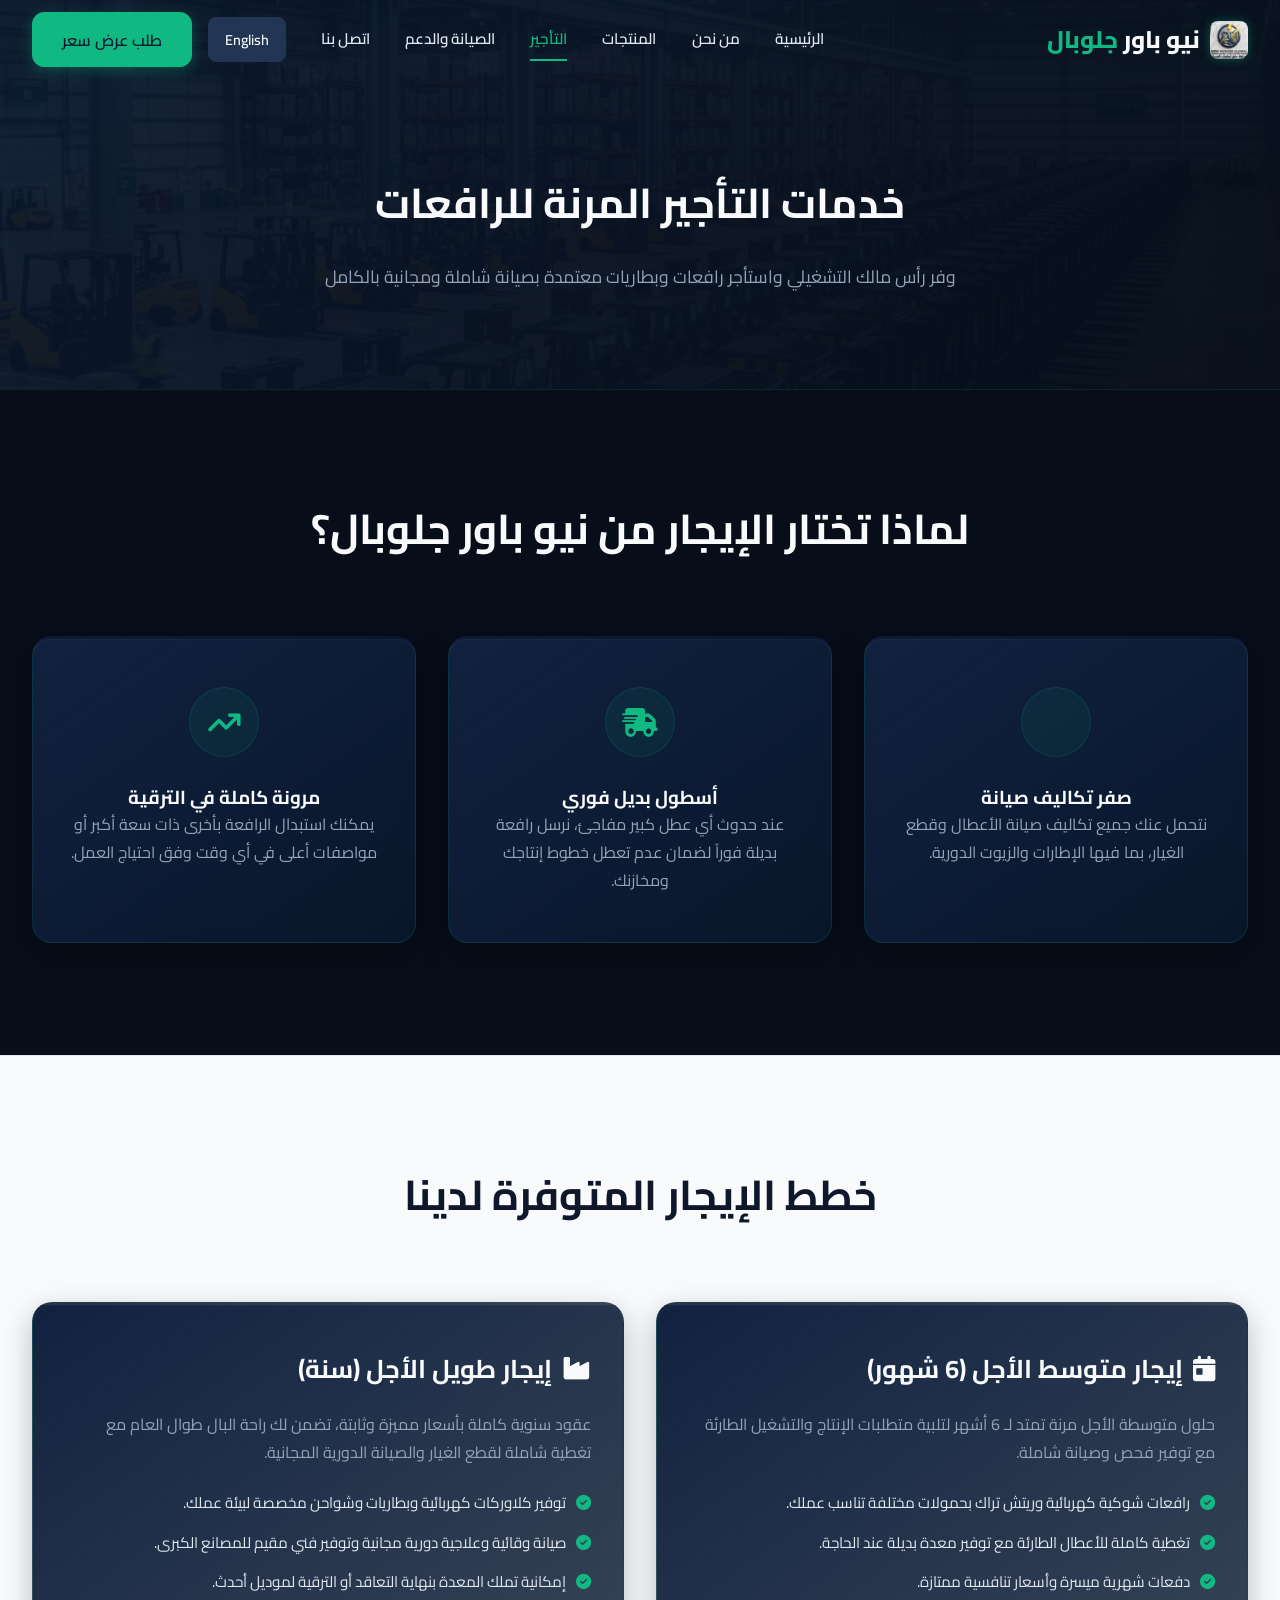
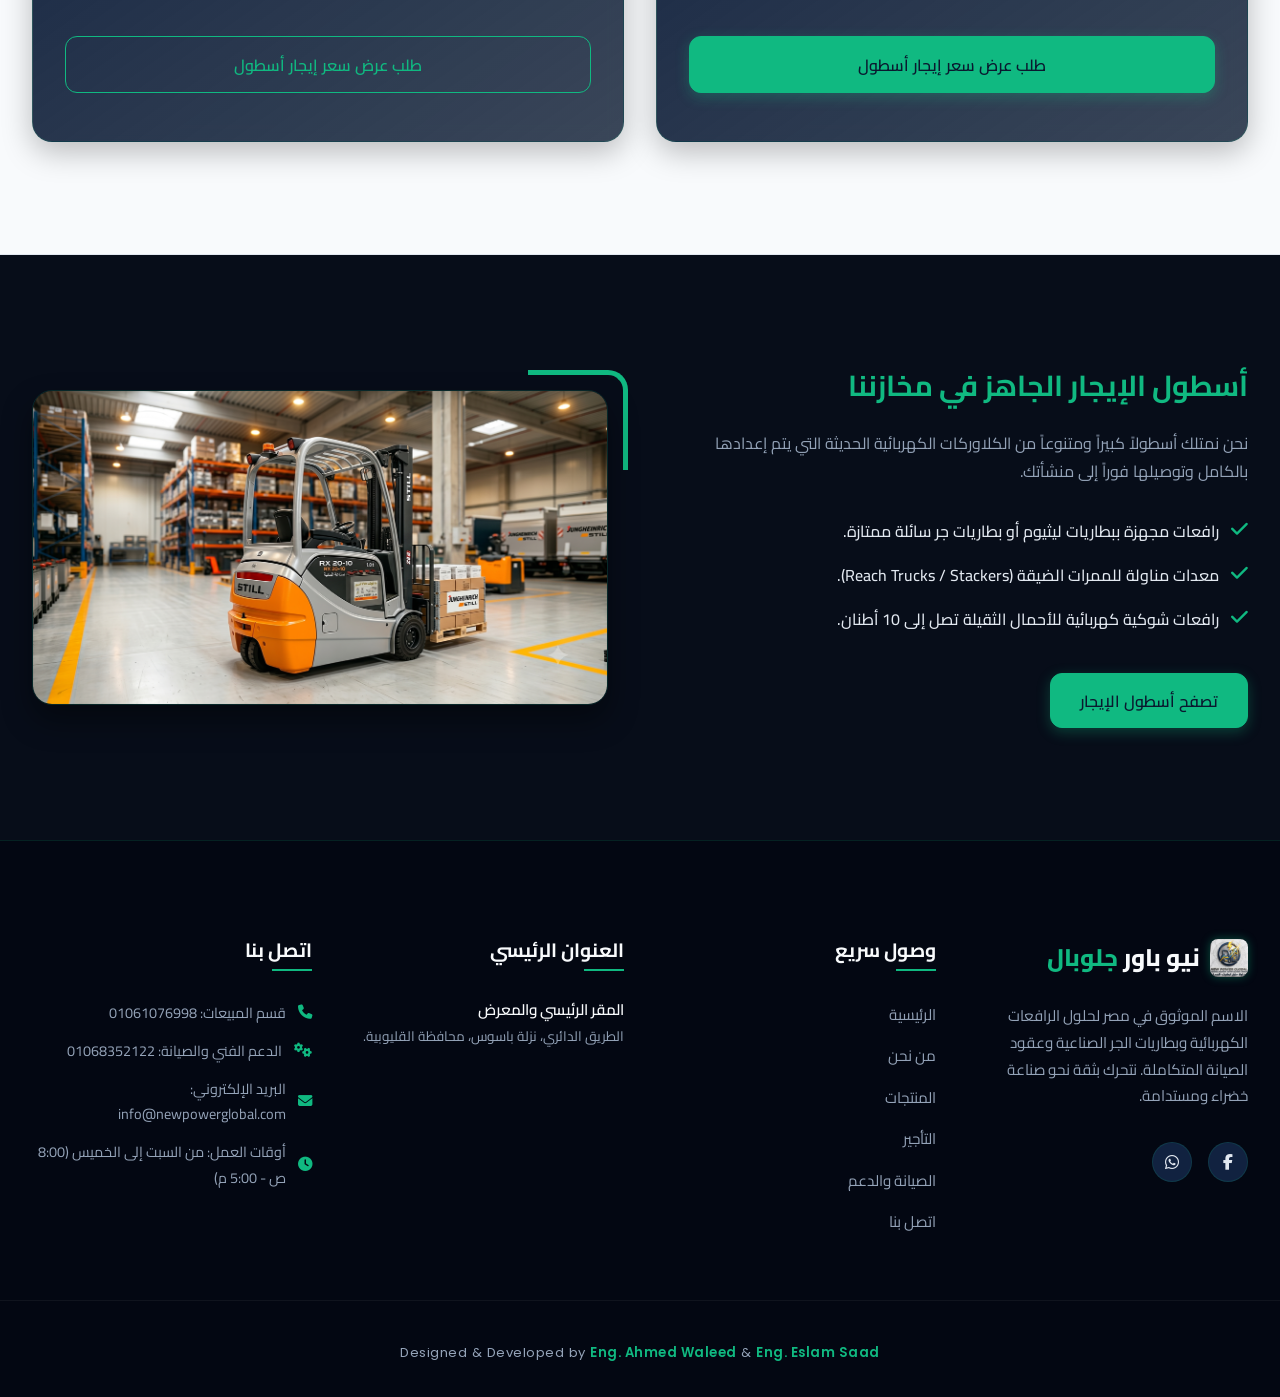
<file: rentals.html>
<!DOCTYPE html>
<html lang="ar" dir="rtl">
<head>
  <meta charset="UTF-8">
  <meta name="viewport" content="width=device-width, initial-scale=1.0">
  <meta name="description" content="تأجير كلاوركات كهربائية في مصر. نوفر أساطيل رافعات وبطاريات للصناعات والمخازن بأسعار ثابتة وصيانة شاملة مجانية.">
  <title>التأجير | نيو باور جلوبال</title>
  
  <!-- FontAwesome Icons CDN -->
  <link rel="stylesheet" href="https://cdnjs.cloudflare.com/ajax/libs/font-awesome/6.4.0/css/all.min.css">
  
  <!-- Global Stylesheet -->
  <link rel="stylesheet" href="css/style.css">
  
  <!-- Browser Favicon -->
  <link rel="icon" type="image/jpeg" href="images/ss.jpeg">
</head>
<body>

  <!-- Header Section -->
  <header class="header" id="header">
    <div class="container nav-container">
      <a href="index.html" class="logo">
        <img src="images/ss.jpeg" alt="New Power Global Logo" class="logo-img">
        <div class="logo-text">نيو باور <span>جلوبال</span></div>
      </a>

      <nav class="nav-menu" id="nav-menu">
        <a href="index.html" class="nav-link" data-i18n="nav_home">الرئيسية</a>
        <a href="about.html" class="nav-link" data-i18n="nav_about">من نحن</a>
        <a href="products.html" class="nav-link" data-i18n="nav_products">المنتجات</a>
        <a href="rentals.html" class="nav-link active" data-i18n="nav_rentals">التأجير</a>
        <a href="maintenance.html" class="nav-link" data-i18n="nav_maintenance">الصيانة والدعم</a>
        <a href="contact.html" class="nav-link" data-i18n="nav_contact">اتصل بنا</a>
        <div class="nav-actions">
          <button class="lang-toggle" id="lang-toggle" data-i18n="lang_btn">English</button>
          <a href="contact.html?type=quote" class="btn btn-primary" data-i18n="nav_cta">طلب عرض سعر</a>
        </div>
      </nav>

      <button class="hamburger" id="hamburger" aria-label="Toggle Menu">
        <span></span>
        <span></span>
        <span></span>
      </button>
    </div>
  </header>

  <!-- Page Header Sub-Hero -->
  <section class="sub-hero">
    <!-- Ken Burns Slideshow -->
    <div class="hero-slideshow">
      <div class="hero-slide active" style="background-image: url('images/rental_fleet.png');"></div>
      <div class="hero-slide" style="background-image: url('images/rental_short.png');"></div>
      <div class="hero-slide" style="background-image: url('images/electric_forklift.png');"></div>
      <div class="hero-overlay"></div>
    </div>
    <div class="container text-center">
      <div class="section-header scroll-animate" style="margin-bottom: 0;">
        <h2 data-i18n="rental_page_title">خدمات التأجير المرنة للرافعات</h2>
        <p data-i18n="rental_page_subtitle" style="margin-top: 1rem;">وفر رأس مالك التشغيلي واستأجر رافعات وبطاريات معتمدة بصيانة شاملة ومجانية بالكامل</p>
      </div>
    </div>
  </section>

  <!-- Key Advantages Grid -->
  <section class="section-padding">
    <div class="container">
      <div class="section-header text-center scroll-animate">
        <h2 data-i18n="rental_advantages">لماذا تختار الإيجار من نيو باور جلوبال؟</h2>
      </div>

      <div class="grid grid-3">
        <!-- Adv 1 -->
        <div class="value-card scroll-animate">
          <div class="value-icon-box">
            <i class="fa-solid fa-calculator-combined"></i>
          </div>
          <h3 data-i18n="rent_adv1_title">صفر تكاليف صيانة</h3>
          <p data-i18n="rent_adv1_desc">نتحمل عنك جميع تكاليف صيانة الأعطال وقطع الغيار، بما فيها الإطارات والزيوت الدورية.</p>
        </div>
        <!-- Adv 2 -->
        <div class="value-card scroll-animate scroll-animate-delay-1">
          <div class="value-icon-box">
            <i class="fa-solid fa-truck-fast"></i>
          </div>
          <h3 data-i18n="rent_adv2_title">أسطول بديل فوري</h3>
          <p data-i18n="rent_adv2_desc">عند حدوث أي عطل كبير مفاجئ، نرسل رافعة بديلة فوراً لضمان عدم تعطل خطوط إنتاجك ومخازنك.</p>
        </div>
        <!-- Adv 3 -->
        <div class="value-card scroll-animate scroll-animate-delay-2">
          <div class="value-icon-box">
            <i class="fa-solid fa-arrow-trend-up"></i>
          </div>
          <h3 data-i18n="rent_adv3_title">مرونة كاملة في الترقية</h3>
          <p data-i18n="rent_adv3_desc">يمكنك استبدال الرافعة بأخرى ذات سعة أكبر أو مواصفات أعلى في أي وقت وفق احتياج العمل.</p>
        </div>
      </div>
    </div>
  </section>

  <!-- Rental Plans Section -->
  <section class="section-padding bg-light-section" style="border-top: 1px solid #E2E8F0; border-bottom: 1px solid #E2E8F0;">
    <div class="container">
      <div class="section-header text-center scroll-animate">
        <h2 data-i18n="rental_tiers_title">خطط الإيجار المتوفرة لدينا</h2>
      </div>

      <div class="grid grid-2">
        <!-- Plan 1 -->
        <div class="rental-tier-card scroll-animate">
          <h3 class="accent-text"><i class="fa-solid fa-calendar-day" style="margin-inline-end: 10px;"></i><span data-i18n="rental_tier_short">إيجار متوسط الأجل (6 شهور)</span></h3>
          <p data-i18n="rental_tier_short_desc">حلول متوسطة الأجل مرنة تمتد لـ 6 أشهر لتلبية متطلبات الإنتاج والتشغيل الطارئة مع توفير فحص وصيانة شاملة.</p>
          <ul>
            <li><i class="fa-solid fa-circle-check"></i> <span data-i18n="rental_tier_short_li1">رافعات شوكية كهربائية وريتش تراك بحمولات مختلفة تناسب عملك.</span></li>
            <li><i class="fa-solid fa-circle-check"></i> <span data-i18n="rental_tier_short_li2">تغطية كاملة للأعطال الطارئة مع توفير معدة بديلة عند الحاجة.</span></li>
            <li><i class="fa-solid fa-circle-check"></i> <span data-i18n="rental_tier_short_li3">دفعات شهرية ميسرة وأسعار تنافسية ممتازة.</span></li>
          </ul>
          <button class="btn btn-primary open-rental-modal" style="width: 100%;" data-i18n="rental_cta_btn">طلب عرض سعر إيجار أسطول</button>
        </div>

        <!-- Plan 2 -->
        <div class="rental-tier-card scroll-animate scroll-animate-delay-1">
          <h3 class="accent-text"><i class="fa-solid fa-industry" style="margin-inline-end: 10px;"></i><span data-i18n="rental_tier_long">إيجار طويل الأجل (سنة)</span></h3>
          <p data-i18n="rental_tier_long_desc">عقود سنوية كاملة بأسعار مميزة وثابتة، تضمن لك راحة البال طوال العام مع تغطية شاملة لقطع الغيار والصيانة الدورية المجانية.</p>
          <ul>
            <li><i class="fa-solid fa-circle-check"></i> <span data-i18n="rental_tier_long_li1">توفير كلاوركات كهربائية وبطاريات وشواحن مخصصة لبيئة عملك.</span></li>
            <li><i class="fa-solid fa-circle-check"></i> <span data-i18n="rental_tier_long_li2">صيانة وقائية وعلاجية دورية مجانية وتوفير فني مقيم للمصانع الكبرى.</span></li>
            <li><i class="fa-solid fa-circle-check"></i> <span data-i18n="rental_tier_long_li3">إمكانية تملك المعدة بنهاية التعاقد أو الترقية لموديل أحدث.</span></li>
          </ul>
          <button class="btn btn-secondary open-rental-modal" style="width: 100%;" data-i18n="rental_cta_btn">طلب عرض سعر إيجار أسطول</button>
        </div>
      </div>
    </div>
  </section>

  <!-- Fleet Showcase Preview -->
  <section class="section-padding">
    <div class="container">
      <div class="about-grid">
        <!-- Text -->
        <div class="about-content scroll-animate">
          <h3 class="accent-text" data-i18n="rentals_showcase_title">أسطول الإيجار الجاهز في مخازننا</h3>
          <p style="margin-bottom: 2rem;" data-i18n="rentals_showcase_desc">نحن نمتلك أسطولاً كبيراً ومتنوعاً من الكلاوركات الكهربائية الحديثة التي يتم إعدادها بالكامل وتوصيلها فوراً إلى منشأتك.</p>
          <div class="about-features">
            <div class="about-feature-item">
              <i class="fa-solid fa-check" style="color: var(--accent-neon);"></i>
              <span data-i18n="rentals_showcase_li1">رافعات مجهزة ببطاريات ليثيوم أو بطاريات جر سائلة ممتازة.</span>
            </div>
            <div class="about-feature-item">
              <i class="fa-solid fa-check" style="color: var(--accent-neon);"></i>
              <span data-i18n="rentals_showcase_li2">معدات مناولة للممرات الضيقة (Reach Trucks / Stackers).</span>
            </div>
            <div class="about-feature-item">
              <i class="fa-solid fa-check" style="color: var(--accent-neon);"></i>
              <span data-i18n="rentals_showcase_li3">رافعات شوكية كهربائية للأحمال الثقيلة تصل إلى 10 أطنان.</span>
            </div>
          </div>
          <div style="margin-top: 2.5rem;">
            <a href="products.html?category=rentals" class="btn btn-primary" data-i18n="rentals_showcase_btn">تصفح أسطول الإيجار <i class="fa-solid fa-arrow-left btn-icon"></i></a>
          </div>
        </div>
        <!-- Visual -->
        <div class="about-visual scroll-animate scroll-animate-delay-1">
          <img class="about-image-main" src="images/كلارك كهربائي  حمولة 2.5 طن.png" alt="Electric Forklift Fleet in warehouse">
        </div>
      </div>
    </div>
  </section>

  <!-- Corporate Footer -->
  <footer class="footer">
    <div class="container footer-top">
      <div class="grid grid-4">
        <!-- Brand -->
        <div class="footer-brand scroll-animate">
          <a href="index.html" class="logo" style="margin-bottom: 1.5rem;">
            <img src="images/ss.jpeg" alt="New Power Global Logo" class="logo-img">
            <div class="logo-text">نيو باور <span>جلوبال</span></div>
          </a>
          <p data-i18n="footer_company_desc">الاسم الموثوق في مصر لحلول الرافعات الكهربائية وبطاريات الجر الصناعية وعقود الصيانة المتكاملة. نتحرك بثقة نحو صناعة خضراء ومستدامة.</p>
          <div class="footer-socials">
            <a href="https://www.facebook.com/share/1D26xh3MCu/" target="_blank" class="social-icon" aria-label="Facebook"><i class="fa-brands fa-facebook-f"></i></a>
            <a href="https://wa.me/201061076998" target="_blank" class="social-icon" aria-label="WhatsApp"><i class="fa-brands fa-whatsapp"></i></a>
          </div>
        </div>

        <!-- Quick Links -->
        <div class="footer-links scroll-animate scroll-animate-delay-1">
          <h3 data-i18n="footer_quick_links">وصول سريع</h3>
          <ul class="footer-links-list">
            <li><a href="index.html" data-i18n="nav_home">الرئيسية</a></li>
            <li><a href="about.html" data-i18n="nav_about">من نحن</a></li>
            <li><a href="products.html" data-i18n="nav_products">المنتجات</a></li>
            <li><a href="rentals.html" data-i18n="nav_rentals">التأجير</a></li>
            <li><a href="maintenance.html" data-i18n="nav_maintenance">الصيانة والدعم</a></li>
            <li><a href="contact.html" data-i18n="nav_contact">اتصل بنا</a></li>
          </ul>
        </div>

        <!-- Branches -->
        <div class="footer-branches scroll-animate scroll-animate-delay-2">
          <h3 data-i18n="footer_branches">فروعنا الرئيسية</h3>
          <div class="footer-branch-item">
            <h4 data-i18n="branch_menofia_name">فرع المنوفية - الإدارة والمبيعات الرئيسية</h4>
            <p data-i18n="branch_menofia_address">مدينة السادات، مجمع آسيا الصناعي، محافظة المنوفية.</p>
          </div>
        </div>

        <!-- Contact details -->
        <div class="footer-contact scroll-animate scroll-animate-delay-3">
          <h3 data-i18n="footer_contact_info">اتصل بنا</h3>
          <ul class="footer-contact-list">
            <li class="footer-contact-item">
              <i class="fa-solid fa-phone"></i>
              <span data-i18n="phone_sales">قسم المبيعات: 01061076998</span>
            </li>
            <li class="footer-contact-item">
              <i class="fa-solid fa-gears"></i>
              <span data-i18n="phone_support">الدعم الفني والصيانة: 01068352122</span>
            </li>
            <li class="footer-contact-item">
              <i class="fa-solid fa-envelope"></i>
              <span data-i18n="email_info">البريد الإلكتروني: info@newpowerglobal.com</span>
            </li>
            <li class="footer-contact-item">
              <i class="fa-solid fa-clock"></i>
              <span data-i18n="working_hours">أوقات العمل: من السبت إلى الخميس (8:00 ص - 5:00 م)</span>
            </li>
          </ul>
        </div>
      </div>
    </div>

    <!-- Copyright -->
    <div class="container footer-bottom">
      <div class="designer-credits">
        Designed &amp; Developed by 
        <a href="https://wa.me/201099444012" target="_blank">Eng. Ahmed Waleed</a> &amp; 
        <a href="https://wa.me/201095412229" target="_blank">Eng. Eslam Saad</a>
      </div>
    </div>
  </footer>

  <!-- Dynamic Rental Quotation Modal -->
  <div class="modal" id="rental-modal">
    <div class="modal-content">
      <div class="modal-header">
        <h3 class="modal-title" data-i18n="modal_rental_title">طلب عرض سعر إيجار أسطول</h3>
        <span class="modal-close" id="rental-modal-close-btn">&times;</span>
      </div>
      
      <!-- Modal Form Alert -->
      <div class="form-alert" id="rental-modal-alert-box"></div>

      <!-- Modal Form -->
      <form id="rental-request-form">
        <!-- Full Name -->
        <div class="form-group">
          <label for="rental-name" data-i18n="contact_form_name">الاسم الكامل</label>
          <input type="text" id="rental-name" class="form-control" required>
        </div>
        <!-- Phone Number -->
        <div class="form-group">
          <label for="rental-phone" data-i18n="contact_form_phone">رقم الهاتف / الواتساب</label>
          <input type="tel" id="rental-phone" class="form-control" required>
        </div>
        <!-- Rental Plan Selection -->
        <div class="form-group">
          <label for="rental-plan" data-i18n="rental_form_plan">خطة الإيجار المطلوبة</label>
          <select id="rental-plan" class="form-control" required style="appearance: none; background-image: url('data:image/svg+xml;utf8,<svg fill=%22%2394A3B8%22 height=%2224%22 viewBox=%220 0 24 24%22 width=%2224%22 xmlns=%22http://www.w3.org/2000/svg%22><path d=%22M7 10l5 5 5-5z%22/><path d=%22M0 0h24v24H0z%22 fill=%22none%22/></svg>'); background-repeat: no-repeat; background-position: left 1rem center; padding-inline-end: 2.5rem;">
            <option value="" disabled selected data-i18n="rental_form_plan_select">اختر خطة الإيجار</option>
            <option value="6_months" data-i18n="rental_tier_short">إيجار متوسط الأجل (6 شهور)</option>
            <option value="1_year" data-i18n="rental_tier_long">إيجار طويل الأجل (سنة)</option>
          </select>
        </div>
        <!-- Message/Details -->
        <div class="form-group">
          <label for="rental-message" data-i18n="contact_form_message">تفاصيل الطلب (عدد الرافعات، نوع الحمولة...)</label>
          <textarea id="rental-message" class="form-control" required></textarea>
        </div>
        <button type="submit" class="btn btn-primary" style="width: 100%;" data-i18n="modal_submit_btn">إرسال الطلب</button>
      </form>
    </div>
  </div>

  <!-- Scripts -->
  <script src="js/translations.js"></script>
  <script src="js/main.js"></script>
</body>
</html>
</file>
<file: css/style.css>
/* ==========================================================================
   New Power Global - Corporate Premium CSS Design System
   ========================================================================== */

/* 1. Imports (Google Fonts) */
@import url('https://fonts.googleapis.com/css2?family=Cairo:wght@300;400;600;700;800&family=Poppins:wght@300;400;500;600;700&family=Tajawal:wght@400;500;700;900&display=swap');

/* 2. Custom Properties / Variables */
:root {
  /* Color Palette */
  --primary-deep: #0A192F;      /* Deep dark royal navy */
  --primary-card: #112240;      /* Lighter navy for cards/containers */
  --primary-light: #233554;     /* Accent navy */
  --accent-neon: #10B981;       /* Emerald energy green */
  --accent-glow: rgba(16, 185, 129, 0.4);
  --accent-teal: #64FFDA;       /* Secondary neon teal */
  --text-white: #F8FAFC;        /* Snow white */
  --text-light: #E2E8F0;        /* Ivory light */
  --text-muted: #94A3B8;        /* Slate gray */
  --bg-dark: #070D19;           /* Pure dark background */
  --bg-light-sec: #F8FAFC;      /* Clean snow grey for high contrast sections */
  --text-dark-sec: #0F172A;     /* Dark slate for light background text */
  --text-muted-sec: #475569;    /* Muted slate for light background */

  /* Glassmorphism Styles */
  --glass-bg: rgba(10, 25, 47, 0.82);
  --glass-border: rgba(16, 185, 129, 0.15);
  --glass-shadow: rgba(2, 12, 27, 0.7);

  /* Fonts */
  --font-ar: 'Cairo', 'Tajawal', sans-serif;
  --font-en: 'Poppins', 'Inter', sans-serif;

  /* Layout Constants */
  --transition-smooth: all 0.4s cubic-bezier(0.25, 0.8, 0.25, 1);
  --transition-fast: all 0.18s ease;
  --transition-bounce: all 0.5s cubic-bezier(0.68, -0.55, 0.265, 1.55);
  --border-radius: 12px;
  --border-radius-lg: 20px;
  --max-width: 1280px;
  --header-height: 80px;
}

/* 3. Global CSS & Reset */
*, *::before, *::after {
  box-sizing: border-box;
  margin: 0;
  padding: 0;
}

html {
  scroll-behavior: smooth;
  overflow-x: hidden;
}

body {
  font-family: var(--font-ar); /* Default Arabic, overridden by [lang="en"] */
  background-color: var(--bg-dark);
  color: var(--text-light);
  line-height: 1.75; /* Cairo optimized line height */
  direction: rtl; /* Default layout direction */
  text-align: right;
  transition: background-color 0.3s ease, color 0.3s ease;
}

body[dir="ltr"] {
  font-family: var(--font-en);
  text-align: left;
}

/* Language Override Specifics */
html[lang="en"] body {
  font-family: var(--font-en);
  line-height: 1.6;
}

a {
  text-decoration: none;
  color: inherit;
  transition: var(--transition-smooth);
}

ul {
  list-style: none;
}

img {
  max-width: 100%;
  height: auto;
  display: block;
}

button, input, textarea, select {
  font-family: inherit;
  font-size: 1rem;
  background: none;
  border: none;
  outline: none;
}

/* Scrollbar Style */
::-webkit-scrollbar {
  width: 10px;
}
::-webkit-scrollbar-track {
  background: var(--primary-deep);
}
::-webkit-scrollbar-thumb {
  background: var(--primary-light);
  border-radius: 5px;
  border: 2px solid var(--primary-deep);
}
::-webkit-scrollbar-thumb:hover {
  background: var(--accent-neon);
}

/* Typography Utilities */
h1, h2, h3, h4, h5, h6 {
  color: var(--text-white);
  font-weight: 700;
  line-height: 1.3;
}

p {
  color: var(--text-muted);
}

/* Layout Utilities */
.container {
  width: 100%;
  max-width: var(--max-width);
  margin: 0 auto;
  padding: 0 2rem;
}

.section-padding {
  padding: 7rem 0;
}

.text-center {
  text-align: center;
}

.section-header {
  margin-bottom: 4rem;
  max-width: 700px;
  margin-left: auto;
  margin-right: auto;
}

.section-header h2 {
  font-size: 2.6rem;
  margin-bottom: 1rem;
  position: relative;
  display: inline-block;
}

/* Highlight text accent */
.accent-text {
  color: var(--accent-neon);
}

.section-header p {
  font-size: 1.1rem;
}

/* Grid & Flex Utilities */
.grid {
  display: grid;
  gap: 2rem;
}

.grid-2 {
  grid-template-columns: 1fr;
}

.grid-3 {
  grid-template-columns: 1fr;
}

.grid-4 {
  grid-template-columns: 1fr;
}

@media (min-width: 768px) {
  .grid-2 { grid-template-columns: repeat(2, 1fr); }
  .grid-3 { grid-template-columns: repeat(2, 1fr); }
  .grid-4 { grid-template-columns: repeat(2, 1fr); }
}

@media (min-width: 1024px) {
  .grid-3 { grid-template-columns: repeat(3, 1fr); }
  .grid-4 { grid-template-columns: repeat(4, 1fr); }
}

/* Alternating Background Utility */
.bg-light-section {
  background-color: var(--bg-light-sec);
  color: var(--text-dark-sec);
}

.bg-light-section h2,
.bg-light-section h3,
.bg-light-section h4 {
  color: var(--text-dark-sec);
}

.bg-light-section p {
  color: var(--text-muted-sec);
}

/* 4. Button & CTA Styles */
.btn {
  display: inline-flex;
  align-items: center;
  justify-content: center;
  padding: 0.8rem 1.8rem;
  border-radius: var(--border-radius);
  font-weight: 600;
  cursor: pointer;
  transition: var(--transition-smooth);
  position: relative;
  overflow: hidden;
  z-index: 1;
}

.btn-primary {
  background-color: var(--accent-neon);
  color: var(--primary-deep);
  border: 1px solid var(--accent-neon);
  box-shadow: 0 4px 14px rgba(16, 185, 129, 0.3);
}

.btn-primary:hover {
  background-color: transparent;
  color: var(--accent-neon);
  box-shadow: 0 6px 20px rgba(16, 185, 129, 0.5);
  transform: translateY(-2px);
}

.btn-secondary {
  border: 1px solid var(--accent-neon);
  color: var(--accent-neon);
}

.btn-secondary:hover {
  background-color: var(--accent-neon);
  color: var(--primary-deep);
  box-shadow: 0 0 15px var(--accent-glow);
  transform: translateY(-2px);
}

.btn-dark {
  background-color: var(--primary-deep);
  color: var(--text-white);
  border: 1px solid var(--primary-light);
}

.btn-dark:hover {
  background-color: var(--primary-light);
  transform: translateY(-2px);
  border-color: var(--accent-neon);
}

.btn-icon {
  margin-inline-start: 8px;
  display: inline-flex;
}

/* 5. Header / Navigation */
.header {
  position: fixed;
  top: 0;
  left: 0;
  width: 100%;
  height: var(--header-height);
  z-index: 1000;
  background-color: transparent;
  border-bottom: 1px solid transparent;
  transition: var(--transition-smooth);
}

.header.scrolled {
  height: 70px;
  background-color: var(--glass-bg);
  border-bottom: 1px solid var(--glass-border);
  box-shadow: 0 10px 30px var(--glass-shadow);
  backdrop-filter: blur(12px);
  -webkit-backdrop-filter: blur(12px);
}

.nav-container {
  display: flex;
  justify-content: space-between;
  align-items: center;
  height: 100%;
}

.logo {
  display: flex;
  align-items: center;
  font-size: 1.5rem;
  font-weight: 800;
  color: var(--text-white);
  gap: 10px;
}

.logo-icon {
  width: 38px;
  height: 38px;
  background-color: var(--accent-neon);
  border-radius: 8px;
  display: flex;
  align-items: center;
  justify-content: center;
  color: var(--primary-deep);
  font-weight: 900;
  font-size: 1.25rem;
  box-shadow: 0 0 10px var(--accent-glow);
}

.logo-img {
  width: 38px;
  height: 38px;
  border-radius: 8px;
  object-fit: cover;
  box-shadow: 0 0 10px var(--accent-glow);
  transition: var(--transition-smooth);
}

.logo:hover .logo-img {
  transform: scale(1.08);
}

.logo-text span {
  color: var(--accent-neon);
}

.nav-menu {
  display: flex;
  align-items: center;
  gap: 2.2rem;
}

.nav-link {
  font-size: 0.95rem;
  font-weight: 600;
  color: var(--text-light);
  position: relative;
  padding: 0.5rem 0;
}

.nav-link:hover, .nav-link.active {
  color: var(--accent-neon);
}

.nav-link::after {
  content: '';
  position: absolute;
  bottom: 0;
  left: 0;
  width: 0;
  height: 2px;
  background-color: var(--accent-neon);
  transition: var(--transition-smooth);
}

.nav-link:hover::after, .nav-link.active::after {
  width: 100%;
}

/* Header buttons group */
.nav-actions {
  display: flex;
  align-items: center;
  gap: 1rem;
}

.lang-toggle {
  background-color: var(--primary-light);
  border: 1px solid var(--primary-light);
  color: var(--text-white);
  padding: 0.5rem 1rem;
  border-radius: 8px;
  font-size: 0.9rem;
  font-weight: 600;
  cursor: pointer;
  transition: var(--transition-smooth);
}

.lang-toggle:hover {
  border-color: var(--accent-neon);
  color: var(--accent-neon);
}

/* Hamburger mobile button */
.hamburger {
  display: none;
  cursor: pointer;
  width: 30px;
  height: 20px;
  position: relative;
  z-index: 1001;
  background: none;
  border: none;
}

.hamburger span {
  display: block;
  position: absolute;
  height: 3px;
  width: 100%;
  background: var(--text-white);
  border-radius: 9px;
  opacity: 1;
  left: 0;
  transform: rotate(0deg);
  transition: .25s ease-in-out;
}

.hamburger span:nth-child(1) { top: 0px; }
.hamburger span:nth-child(2) { top: 8px; }
.hamburger span:nth-child(3) { top: 16px; }

.hamburger.open span:nth-child(1) {
  top: 8px;
  transform: rotate(135deg);
}
.hamburger.open span:nth-child(2) {
  opacity: 0;
  left: -60px;
}
.hamburger.open span:nth-child(3) {
  top: 8px;
  transform: rotate(-135deg);
}

/* Mobile Nav Drawer */
@media (max-width: 1023px) {
  .hamburger {
    display: block;
  }
  .nav-menu {
    position: fixed;
    top: 0;
    right: -100%; /* slides in from right for RTL */
    width: 300px;
    height: 100vh;
    background-color: var(--primary-deep);
    border-inline-start: 1px solid var(--glass-border);
    flex-direction: column;
    padding: 6rem 2rem 2rem;
    align-items: flex-start;
    gap: 1.5rem;
    transition: var(--transition-smooth);
    z-index: 999;
  }
  body[dir="ltr"] .nav-menu {
    right: auto;
    left: -100%; /* slides in from left for LTR */
    border-inline-start: none;
    border-inline-end: 1px solid var(--glass-border);
  }

  .nav-menu.open {
    right: 0;
  }
  body[dir="ltr"] .nav-menu.open {
    left: 0;
  }

  .nav-actions {
    width: 100%;
    flex-direction: column;
    align-items: stretch;
    margin-top: 1rem;
  }
  .nav-actions .btn {
    text-align: center;
  }
}

/* 6. Hero Section with Background Slideshow */
.hero {
  position: relative;
  min-height: 100vh;
  display: flex;
  align-items: center;
  padding-top: calc(var(--header-height) + 2rem);
  overflow: hidden;
  z-index: 1;
}

/* Dynamic background slideshow */
.hero-slideshow {
  position: absolute;
  top: 0;
  left: 0;
  width: 100%;
  height: 100%;
  z-index: 0;
  overflow: hidden;
}

.hero-slide {
  position: absolute;
  top: 0;
  left: 0;
  width: 100%;
  height: 100%;
  background-size: cover;
  background-position: center;
  opacity: 0;
  transform: scale(1.12);
  transition: opacity 1.8s ease-in-out, transform 7s cubic-bezier(0.1, 0.8, 0.2, 1);
  z-index: 1;
}

.hero-slide.active {
  opacity: 0.36; /* Higher slide visibility */
  transform: scale(1.03); /* Slow, smooth zoom-out deceleration */
}

/* Immersive overlay above slides but below hero contents */
.hero-overlay {
  position: absolute;
  top: 0;
  left: 0;
  width: 100%;
  height: 100%;
  background: linear-gradient(135deg, rgba(10, 25, 47, 0.82) 0%, rgba(7, 13, 25, 0.94) 100%);
  z-index: 2;
  pointer-events: none;
}

/* Ken Burns slow panning/zoom animation */
@keyframes kenburns {
  0% {
    transform: scale(1.05) translate(0, 0);
  }
  50% {
    transform: scale(1.15) translate(-1%, 0.5%);
  }
  100% {
    transform: scale(1.05) translate(0, 0);
  }
}

.hero-grid {
  display: grid;
  grid-template-columns: 1fr;
  align-items: center;
  gap: 3rem;
  z-index: 2;
  position: relative;
}

@media (min-width: 992px) {
  .hero-grid {
    grid-template-columns: 1.2fr 0.8fr;
  }
}

.hero-content {
  z-index: 3;
}

.hero-tagline {
  display: inline-block;
  background-color: var(--primary-light);
  border: 1px solid var(--glass-border);
  color: var(--accent-neon);
  padding: 0.4rem 1.2rem;
  border-radius: 30px;
  font-size: 0.9rem;
  font-weight: 600;
  margin-bottom: 1.5rem;
}

.hero-content h1 {
  font-size: clamp(2.2rem, 5vw, 3.8rem);
  line-height: 1.2;
  margin-bottom: 1.5rem;
}

.hero-content p {
  font-size: clamp(1rem, 2vw, 1.2rem);
  margin-bottom: 2.5rem;
  max-width: 600px;
}

.hero-btns {
  display: flex;
  flex-wrap: wrap;
  gap: 1rem;
}

.hero-visual {
  position: relative;
  display: flex;
  justify-content: center;
  align-items: center;
  z-index: 3;
}

.hero-image-wrapper {
  position: relative;
  border-radius: var(--border-radius-lg);
  border: 1px solid var(--glass-border);
  background-color: var(--primary-card);
  padding: 1rem;
  box-shadow: 0 20px 40px rgba(0,0,0,0.5);
  overflow: hidden;
  max-width: 480px;
  width: 100%;
}

.hero-image-wrapper img {
  border-radius: calc(var(--border-radius-lg) - 8px);
  width: 100%;
  object-fit: cover;
  transition: transform 0.5s ease;
}

.hero-image-wrapper:hover img {
  transform: scale(1.05);
}

.hero-badge {
  position: absolute;
  bottom: 2rem;
  right: 2rem;
  background: var(--glass-bg);
  border: 1px solid var(--accent-neon);
  box-shadow: 0 8px 32px var(--glass-shadow);
  backdrop-filter: blur(8px);
  padding: 1rem;
  border-radius: 12px;
  display: flex;
  align-items: center;
  gap: 12px;
  animation: pulse-glow 3s infinite;
}

body[dir="ltr"] .hero-badge {
  right: auto;
  left: 2rem;
}

.hero-badge-icon {
  width: 40px;
  height: 40px;
  border-radius: 50%;
  background-color: rgba(16, 185, 129, 0.15);
  display: flex;
  align-items: center;
  justify-content: center;
  color: var(--accent-neon);
  font-size: 1.2rem;
}

.hero-badge-text h4 {
  font-size: 0.95rem;
}

.hero-badge-text p {
  font-size: 0.8rem;
  color: var(--accent-neon);
}

/* 7. Stats Counter Bar */
.stats-bar {
  background-color: var(--primary-card);
  border-top: 1px solid var(--glass-border);
  border-bottom: 1px solid var(--glass-border);
  padding: 2.5rem 0;
}

.stats-grid {
  display: grid;
  grid-template-columns: repeat(2, 1fr);
  gap: 2rem;
  text-align: center;
}

@media (min-width: 768px) {
  .stats-grid {
    grid-template-columns: repeat(4, 1fr);
  }
}

.stat-item h3 {
  font-size: 3.2rem;
  color: var(--accent-neon);
  margin-bottom: 0.3rem;
  font-weight: 800;
}

.stat-item p {
  font-size: 0.95rem;
  font-weight: 600;
  color: var(--text-light);
}

/* 8. Who We Are Section */
.about-grid {
  display: grid;
  grid-template-columns: 1fr;
  gap: 4rem;
  align-items: center;
}

@media (min-width: 992px) {
  .about-grid {
    grid-template-columns: 1fr 1fr;
  }
}

.about-content h3 {
  font-size: 1.8rem;
  margin-bottom: 1.5rem;
}

.about-content p {
  margin-bottom: 1.5rem;
}

.about-features {
  margin-top: 2rem;
  display: flex;
  flex-direction: column;
  gap: 1rem;
}

.about-feature-item {
  display: flex;
  align-items: flex-start;
  gap: 12px;
}

.about-feature-item i {
  color: var(--accent-neon);
  font-size: 1.2rem;
  margin-top: 3px;
}

.about-feature-item span {
  font-size: 1rem;
  font-weight: 500;
}

.about-visual {
  position: relative;
}

.about-image-main {
  border-radius: var(--border-radius-lg);
  box-shadow: 0 15px 30px rgba(0,0,0,0.4);
  border: 1px solid var(--glass-border);
}

.about-visual::after {
  content: '';
  position: absolute;
  top: -20px;
  right: -20px;
  width: 100px;
  height: 100px;
  border-top: 5px solid var(--accent-neon);
  border-right: 5px solid var(--accent-neon);
  z-index: -1;
  border-radius: 0 20px 0 0;
}

body[dir="ltr"] .about-visual::after {
  right: auto;
  left: -20px;
  border-right: none;
  border-left: 5px solid var(--accent-neon);
  border-radius: 20px 0 0 0;
}

/* About Us Page Core Values */
.value-card {
  background: linear-gradient(145deg, var(--primary-card), rgba(17, 34, 64, 0.45));
  border: 1px solid var(--glass-border);
  padding: 3rem 2rem;
  border-radius: var(--border-radius-lg);
  text-align: center;
  transition: transform 0.4s cubic-bezier(0.175, 0.885, 0.32, 1.275), border-color 0.4s ease, box-shadow 0.4s ease;
  position: relative;
  overflow: hidden;
  box-shadow: 0 10px 30px rgba(0, 0, 0, 0.15);
}

.value-card::before {
  content: '';
  position: absolute;
  top: 0;
  left: 0;
  width: 100%;
  height: 4px;
  background: linear-gradient(90deg, var(--accent-teal), var(--accent-neon));
  opacity: 0;
  transition: var(--transition-smooth);
}

.value-card:hover::before {
  opacity: 1;
}

.value-card:hover {
  transform: translateY(-8px);
  border-color: rgba(16, 185, 129, 0.4);
  box-shadow: 0 15px 30px rgba(16, 185, 129, 0.15), inset 0 1px 0 rgba(255, 255, 255, 0.05);
}

.value-icon-box {
  width: 70px;
  height: 70px;
  background-color: rgba(16, 185, 129, 0.08);
  color: var(--accent-neon);
  font-size: 1.8rem;
  border-radius: 50%;
  display: flex;
  align-items: center;
  justify-content: center;
  margin: 0 auto 1.8rem;
  transition: var(--transition-smooth);
  border: 1px solid rgba(16, 185, 129, 0.15);
}

.value-card:hover .value-icon-box {
  background: linear-gradient(135deg, var(--accent-neon) 0%, var(--accent-teal) 100%);
  color: var(--primary-deep);
  transform: scale(1.1) rotate(5deg);
  box-shadow: 0 0 20px var(--accent-glow);
}

/* 9. Strategic Pillars Section */
.pillars-grid {
  display: grid;
  grid-template-columns: 1fr;
  gap: 2rem;
}

@media (min-width: 992px) {
  .pillars-grid {
    grid-template-columns: repeat(3, 1fr);
  }
}

.pillar-card {
  background: linear-gradient(145deg, var(--primary-card), rgba(17, 34, 64, 0.45));
  border: 1px solid var(--glass-border);
  border-radius: var(--border-radius-lg);
  padding: 3rem 2rem;
  text-align: center;
  transition: transform 0.4s cubic-bezier(0.175, 0.885, 0.32, 1.275), border-color 0.4s ease, box-shadow 0.4s ease;
  position: relative;
  overflow: hidden;
  box-shadow: 0 10px 30px rgba(0, 0, 0, 0.15);
}

.pillar-card::before {
  content: '';
  position: absolute;
  top: 0;
  left: 0;
  width: 100%;
  height: 4px;
  background: linear-gradient(90deg, var(--accent-teal), var(--accent-neon));
  opacity: 0;
  transition: var(--transition-smooth);
}

.pillar-card:hover::before {
  opacity: 1;
}

.pillar-card:hover {
  transform: translateY(-10px);
  border-color: rgba(16, 185, 129, 0.4);
  box-shadow: 0 20px 40px rgba(16, 185, 129, 0.18), inset 0 1px 0 rgba(255, 255, 255, 0.05);
}

.pillar-icon-box {
  width: 80px;
  height: 80px;
  background-color: rgba(16, 185, 129, 0.08);
  color: var(--accent-neon);
  border-radius: 50%;
  display: flex;
  align-items: center;
  justify-content: center;
  margin: 0 auto 2rem;
  font-size: 2rem;
  transition: var(--transition-smooth);
  border: 1px solid rgba(16, 185, 129, 0.15);
}

.pillar-card:hover .pillar-icon-box {
  background: linear-gradient(135deg, var(--accent-neon) 0%, var(--accent-teal) 100%);
  color: var(--primary-deep);
  transform: scale(1.1) rotate(-5deg);
  box-shadow: 0 0 25px var(--accent-glow);
  animation: pulse-border 1.5s infinite;
}

@keyframes pulse-border {
  0% { box-shadow: 0 0 0 0 rgba(16, 185, 129, 0.4); }
  70% { box-shadow: 0 0 0 10px rgba(16, 185, 129, 0); }
  100% { box-shadow: 0 0 0 0 rgba(16, 185, 129, 0); }
}

.pillar-card h3 {
  font-size: 1.5rem;
  margin-bottom: 1rem;
}

.pillar-card p {
  font-size: 0.95rem;
  line-height: 1.6;
}

/* 10. Core Business Section */
.business-card {
  background: linear-gradient(145deg, var(--primary-card), rgba(17, 34, 64, 0.5));
  border: 1px solid var(--glass-border);
  border-radius: var(--border-radius-lg);
  overflow: hidden;
  box-shadow: 0 15px 35px rgba(0, 0, 0, 0.3);
  transition: transform 0.4s cubic-bezier(0.175, 0.885, 0.32, 1.275), border-color 0.4s ease, box-shadow 0.4s ease;
  display: flex;
  flex-direction: column;
  height: 100%;
  position: relative;
}

.business-card:hover {
  transform: translateY(-8px);
  border-color: var(--accent-neon);
  box-shadow: 0 20px 40px rgba(16, 185, 129, 0.15);
}

.business-image {
  height: 220px;
  overflow: hidden;
  position: relative;
  border-bottom: 1px solid var(--glass-border);
}

.business-image::after {
  content: '';
  position: absolute;
  top: 0;
  left: 0;
  width: 100%;
  height: 100%;
  background: linear-gradient(to top, rgba(10, 25, 47, 0.7) 0%, rgba(10, 25, 47, 0) 100%);
  z-index: 1;
}

.business-image img {
  width: 100%;
  height: 100%;
  object-fit: cover;
  transition: var(--transition-smooth);
}

.business-card:hover .business-image img {
  transform: scale(1.08) rotate(1deg);
}

.business-info {
  padding: 2rem;
  flex-grow: 1;
  display: flex;
  flex-direction: column;
  justify-content: space-between;
  z-index: 2;
}

.business-info h3 {
  font-size: 1.35rem;
  margin-bottom: 0.8rem;
  color: var(--text-white);
  transition: var(--transition-smooth);
}

.business-card:hover .business-info h3 {
  color: var(--accent-teal);
}

.business-info p {
  font-size: 0.95rem;
  margin-bottom: 1.5rem;
  color: var(--text-muted);
  line-height: 1.6;
}

.bg-light-section .business-card {
  background: linear-gradient(145deg, var(--primary-card), rgba(17, 34, 64, 0.95));
}
.bg-light-section .business-card h3 {
  color: var(--text-white);
}
.bg-light-section .business-card p {
  color: var(--text-muted);
}

/* 11. Products Showcase with Filter */
.filter-tabs {
  display: flex;
  justify-content: center;
  flex-wrap: wrap;
  gap: 0.8rem;
  margin-bottom: 3.5rem;
}

.filter-btn {
  padding: 0.7rem 1.5rem;
  background-color: var(--primary-card);
  border: 1px solid var(--glass-border);
  color: var(--text-light);
  border-radius: 30px;
  font-weight: 600;
  font-size: 0.9rem;
  cursor: pointer;
  transition: var(--transition-smooth);
}

.filter-btn:hover,
.filter-btn.active {
  background-color: var(--accent-neon);
  color: var(--primary-deep);
  border-color: var(--accent-neon);
  box-shadow: 0 0 15px var(--accent-glow);
}

.products-grid {
  display: grid;
  gap: 2.5rem;
  grid-template-columns: 1fr;
}

@media (min-width: 768px) {
  .products-grid { grid-template-columns: repeat(2, 1fr); }
}
@media (min-width: 1200px) {
  .products-grid { grid-template-columns: repeat(3, 1fr); }
}

.product-card {
  background-color: var(--primary-card);
  border: 1px solid var(--glass-border);
  border-radius: var(--border-radius-lg);
  overflow: hidden;
  display: flex;
  flex-direction: column;
  height: 100%;
  position: relative;
  transition: var(--transition-smooth);
}

/* Staggered Delay for grid items entry animations */
.products-grid .product-card:nth-child(1) { transition-delay: 0.05s; }
.products-grid .product-card:nth-child(2) { transition-delay: 0.1s; }
.products-grid .product-card:nth-child(3) { transition-delay: 0.15s; }
.products-grid .product-card:nth-child(4) { transition-delay: 0.2s; }
.products-grid .product-card:nth-child(5) { transition-delay: 0.25s; }
.products-grid .product-card:nth-child(6) { transition-delay: 0.3s; }
.products-grid .product-card:nth-child(7) { transition-delay: 0.35s; }
.products-grid .product-card:nth-child(8) { transition-delay: 0.4s; }
.products-grid .product-card:nth-child(9) { transition-delay: 0.45s; }

.product-card:hover {
  transform: translateY(-8px);
  border-color: var(--accent-neon);
  box-shadow: 0 0 25px rgba(16, 185, 129, 0.25);
}

.product-image-container {
  height: 240px;
  position: relative;
  overflow: hidden;
  background-color: #0c182c;
}

/* Card specular sheen sweeping effect */
.product-image-container::before {
  content: '';
  position: absolute;
  top: 0;
  left: -75%;
  width: 50%;
  height: 100%;
  background: linear-gradient(to right, rgba(255, 255, 255, 0) 0%, rgba(255, 255, 255, 0.18) 100%);
  transform: skewX(-25deg);
  transition: 0.8s cubic-bezier(0.25, 0.8, 0.25, 1);
  z-index: 2;
  pointer-events: none;
}

.product-card:hover .product-image-container::before {
  left: 125%;
}

.product-image-container img {
  width: 100%;
  height: 100%;
  object-fit: cover;
  transition: var(--transition-smooth);
}

.product-card:hover .product-image-container img {
  transform: scale(1.05);
}

.product-category-tag {
  position: absolute;
  top: 1rem;
  right: 1rem;
  background-color: rgba(10, 25, 47, 0.85);
  border: 1px solid var(--accent-neon);
  color: var(--accent-teal);
  padding: 0.3rem 0.8rem;
  border-radius: 30px;
  font-size: 0.8rem;
  font-weight: 600;
  backdrop-filter: blur(5px);
  z-index: 3;
}

body[dir="ltr"] .product-category-tag {
  right: auto;
  left: 1rem;
}

.product-content {
  padding: 2rem;
  flex-grow: 1;
  display: flex;
  flex-direction: column;
  justify-content: space-between;
}

.product-content h3 {
  font-size: 1.3rem;
  margin-bottom: 0.8rem;
}

.product-content p {
  font-size: 0.9rem;
  margin-bottom: 1.5rem;
  line-height: 1.5;
}

.product-specs {
  border-top: 1px solid var(--primary-light);
  border-bottom: 1px solid var(--primary-light);
  padding: 1rem 0;
  margin-bottom: 1.5rem;
  display: flex;
  flex-direction: column;
  gap: 0.5rem;
}

.spec-line {
  display: flex;
  justify-content: space-between;
  font-size: 0.85rem;
}

.spec-label {
  color: var(--text-muted);
}

.spec-value {
  color: var(--text-white);
  font-weight: 600;
}

.product-actions {
  display: flex;
  gap: 0.8rem;
}

.product-actions .btn {
  flex: 1;
  padding: 0.7rem 1rem;
  font-size: 0.85rem;
}

/* Hide product when filtered */
.product-card.hidden {
  display: none !important;
}

/* 12. Rentals / Maintenance specific details */
.rental-tier-card {
  background-color: var(--primary-card);
  border: 1px solid var(--glass-border);
  padding: 3rem 2rem;
  border-radius: var(--border-radius-lg);
  transition: var(--transition-smooth);
}

.rental-tier-card:hover {
  border-color: var(--accent-neon);
  box-shadow: 0 0 25px rgba(16, 185, 129, 0.12);
  transform: translateY(-5px);
}

.rental-tier-card h3 {
  font-size: 1.6rem;
  margin-bottom: 1.5rem;
}

.rental-tier-card ul {
  margin: 1.5rem 0 2.5rem;
  display: flex;
  flex-direction: column;
  gap: 0.8rem;
}

.rental-tier-card li {
  display: flex;
  align-items: flex-start;
  gap: 10px;
  font-size: 0.95rem;
}

.rental-tier-card li i {
  color: var(--accent-neon);
  margin-top: 5px;
}

.services-flow {
  display: flex;
  flex-direction: column;
  gap: 6rem;
}

.service-row {
  display: grid;
  grid-template-columns: 1fr;
  gap: 3rem;
  align-items: center;
}

@media (min-width: 992px) {
  .service-row {
    grid-template-columns: 1.1fr 0.9fr;
  }
  .service-row:nth-child(even) {
    grid-template-columns: 0.9fr 1.1fr;
  }
  .service-row:nth-child(even) .service-text-content {
    order: 2;
  }
}

.service-text-content h3 {
  font-size: 2rem;
  margin-bottom: 1.5rem;
  display: flex;
  align-items: center;
  gap: 15px;
}

.service-text-content p {
  font-size: 1.05rem;
  margin-bottom: 2rem;
}

.service-points {
  display: grid;
  gap: 1rem;
}

.service-point-item {
  display: flex;
  align-items: flex-start;
  gap: 12px;
  background-color: var(--primary-light);
  border: 1px solid var(--glass-border);
  padding: 1rem 1.2rem;
  border-radius: var(--border-radius);
  transition: var(--transition-smooth);
}

.service-point-item:hover {
  border-color: var(--accent-neon);
  transform: translateX(-5px);
}

body[dir="ltr"] .service-point-item:hover {
  transform: translateX(5px);
}

.service-point-item i {
  color: var(--accent-neon);
  font-size: 1.2rem;
  margin-top: 3px;
}

.service-point-item span {
  font-size: 0.95rem;
  font-weight: 500;
  color: var(--text-light);
}

/* Alternate light sections for points if inside light layout */
.bg-light-section .service-point-item {
  background-color: var(--text-white);
  border: 1px solid #E2E8F0;
}
.bg-light-section .service-point-item span {
  color: var(--text-dark-sec);
}
.bg-light-section .service-point-item:hover {
  border-color: var(--primary-deep);
}

.service-visual-wrapper {
  position: relative;
  border-radius: var(--border-radius-lg);
  overflow: hidden;
  box-shadow: 0 15px 35px rgba(0,0,0,0.3);
  border: 1px solid var(--glass-border);
}

.service-visual-wrapper img {
  width: 100%;
  height: 100%;
  object-fit: cover;
}

/* Services Call to Action Card */
.services-cta-banner {
  background: radial-gradient(circle at 50% 50%, var(--primary-card) 0%, var(--primary-deep) 100%);
  border: 1px solid var(--glass-border);
  border-radius: var(--border-radius-lg);
  padding: 4rem 2rem;
  text-align: center;
  max-width: 900px;
  margin: 6rem auto 0;
  box-shadow: 0 20px 40px rgba(0,0,0,0.4);
}

.services-cta-banner h3 {
  font-size: 2rem;
  margin-bottom: 1rem;
}

.services-cta-banner p {
  font-size: 1.1rem;
  max-width: 650px;
  margin: 0 auto 2.5rem;
}

/* 13. Contact Page Styles */
.contact-layout {
  display: grid;
  grid-template-columns: 1fr;
  gap: 4rem;
}

@media (min-width: 992px) {
  .contact-layout {
    grid-template-columns: 0.9fr 1.1fr;
  }
}

.contact-info-panel {
  display: flex;
  flex-direction: column;
  gap: 2rem;
}

.contact-card {
  background-color: var(--primary-card);
  border: 1px solid var(--glass-border);
  border-radius: var(--border-radius-lg);
  padding: 2rem;
  display: flex;
  align-items: flex-start;
  gap: 20px;
  transition: var(--transition-smooth);
}

.contact-card:hover {
  border-color: var(--accent-neon);
  box-shadow: 0 10px 25px rgba(16, 185, 129, 0.05);
}

.contact-card-icon {
  width: 50px;
  height: 50px;
  background-color: rgba(16, 185, 129, 0.1);
  color: var(--accent-neon);
  border-radius: 12px;
  display: flex;
  align-items: center;
  justify-content: center;
  font-size: 1.4rem;
}

.contact-card-content h4 {
  font-size: 1.15rem;
  margin-bottom: 0.5rem;
}

.contact-card-content p {
  font-size: 0.95rem;
  white-space: pre-line;
}

.quick-connect-btns {
  display: grid;
  grid-template-columns: 1fr;
  gap: 1rem;
  margin-top: 1rem;
}

@media(min-width: 480px) {
  .quick-connect-btns {
    grid-template-columns: repeat(2, 1fr);
  }
}

.btn-whatsapp-color {
  background-color: #25D366;
  color: white;
  border-color: #25D366;
}
.btn-whatsapp-color:hover {
  background-color: transparent;
  color: #25D366;
  box-shadow: 0 0 15px rgba(37, 211, 102, 0.3);
}

/* Contact Form styling */
.contact-form-panel {
  background-color: var(--primary-card);
  border: 1px solid var(--glass-border);
  border-radius: var(--border-radius-lg);
  padding: 3rem 2rem;
  box-shadow: 0 15px 30px rgba(0,0,0,0.2);
}

.contact-form-panel h3 {
  font-size: 1.6rem;
  margin-bottom: 2rem;
}

.form-group {
  margin-bottom: 1.5rem;
}

.form-group label {
  display: block;
  font-size: 0.9rem;
  font-weight: 600;
  margin-bottom: 0.5rem;
  color: var(--text-light);
}

.form-control {
  width: 100%;
  background-color: var(--primary-deep);
  border: 1px solid var(--glass-border);
  color: var(--text-white);
  padding: 0.85rem 1.2rem;
  border-radius: var(--border-radius);
  transition: var(--transition-smooth);
}

.form-control:focus {
  border-color: var(--accent-neon);
  box-shadow: 0 0 10px rgba(16, 185, 129, 0.2);
}

textarea.form-control {
  resize: vertical;
  min-height: 120px;
}

/* Map placeholder */
.map-container {
  border-radius: var(--border-radius-lg);
  overflow: hidden;
  border: 1px solid var(--glass-border);
  margin-top: 5rem;
  height: 400px;
  background-color: #112240;
  position: relative;
  box-shadow: 0 15px 35px rgba(0,0,0,0.3);
}

.map-container iframe {
  width: 100%;
  height: 100%;
  border: none;
  filter: grayscale(0.8) invert(0.9) contrast(1.2);
}

/* Form success alert */
.form-alert {
  padding: 1rem 1.5rem;
  border-radius: var(--border-radius);
  margin-bottom: 1.5rem;
  font-weight: 500;
  font-size: 0.95rem;
  display: none;
}

.form-alert.success {
  display: block;
  background-color: rgba(16, 185, 129, 0.15);
  border: 1px solid var(--accent-neon);
  color: #34D399;
}

.form-alert.error {
  display: block;
  background-color: rgba(239, 68, 68, 0.15);
  border: 1px solid #EF4444;
  color: #F87171;
}

/* 14. Quotation Modal styling */
.modal {
  position: fixed;
  top: 0;
  left: 0;
  width: 100%;
  height: 100%;
  z-index: 2000;
  background-color: rgba(2, 12, 27, 0.85);
  backdrop-filter: blur(8px);
  display: flex;
  align-items: center;
  justify-content: center;
  opacity: 0;
  pointer-events: none;
  transition: var(--transition-smooth);
}

.modal.open {
  opacity: 1;
  pointer-events: auto;
}

.modal-content {
  background-color: var(--primary-card);
  border: 1px solid var(--accent-neon);
  border-radius: var(--border-radius-lg);
  max-width: 550px;
  width: 90%;
  max-height: 90vh;
  overflow-y: auto;
  padding: 2.5rem;
  position: relative;
  transform: scale(0.9);
  transition: var(--transition-smooth);
  box-shadow: 0 20px 50px rgba(16, 185, 129, 0.15);
}

.modal.open .modal-content {
  transform: scale(1);
}

.modal-header {
  display: flex;
  justify-content: space-between;
  align-items: center;
  border-bottom: 1px solid var(--primary-light);
  padding-bottom: 1rem;
  margin-bottom: 1.5rem;
}

.modal-title {
  font-size: 1.4rem;
}

.modal-close {
  cursor: pointer;
  font-size: 1.5rem;
  color: var(--text-muted);
  transition: var(--transition-smooth);
}

.modal-close:hover {
  color: #EF4444;
}

.modal-product-badge {
  background-color: var(--primary-light);
  border: 1px solid var(--glass-border);
  padding: 0.8rem 1rem;
  border-radius: var(--border-radius);
  margin-bottom: 1.5rem;
}

.modal-product-badge span {
  font-size: 0.85rem;
  color: var(--text-muted);
}

.modal-product-badge h4 {
  font-size: 1.05rem;
  color: var(--accent-teal);
  margin-top: 3px;
}

/* 15. Footer */
.footer {
  background-color: #030712;
  border-top: 1px solid var(--glass-border);
  padding: 6rem 0 2rem;
}

.footer-top {
  margin-bottom: 4rem;
}

.footer-brand h2 {
  margin-bottom: 1rem;
}

.footer-brand p {
  margin-bottom: 2rem;
  font-size: 0.95rem;
}

.footer-socials {
  display: flex;
  gap: 1rem;
}

.social-icon {
  width: 40px;
  height: 40px;
  background-color: var(--primary-card);
  border: 1px solid var(--glass-border);
  border-radius: 50%;
  display: flex;
  align-items: center;
  justify-content: center;
  color: var(--text-light);
  transition: var(--transition-smooth);
}

.social-icon:hover {
  color: var(--primary-deep);
  background-color: var(--accent-neon);
  box-shadow: 0 0 10px var(--accent-glow);
  transform: translateY(-3px);
}

.footer-links h3,
.footer-branches h3,
.footer-contact h3 {
  font-size: 1.2rem;
  margin-bottom: 1.8rem;
  position: relative;
  display: inline-block;
  padding-bottom: 0.5rem;
}

.footer-links h3::after,
.footer-branches h3::after,
.footer-contact h3::after {
  content: '';
  position: absolute;
  bottom: 0;
  left: 0;
  width: 40px;
  height: 2px;
  background-color: var(--accent-neon);
}

body[dir="rtl"] .footer-links h3::after,
body[dir="rtl"] .footer-branches h3::after,
body[dir="rtl"] .footer-contact h3::after {
  left: auto;
  right: 0;
}

.footer-links-list {
  display: flex;
  flex-direction: column;
  gap: 0.8rem;
}

.footer-links-list a {
  font-size: 0.95rem;
  color: var(--text-muted);
}

.footer-links-list a:hover {
  color: var(--accent-neon);
  padding-inline-start: 5px;
}

.footer-branch-item {
  margin-bottom: 1.2rem;
}

.footer-branch-item h4 {
  font-size: 0.95rem;
  color: var(--text-white);
  margin-bottom: 0.3rem;
  font-weight: 600;
}

.footer-branch-item p {
  font-size: 0.85rem;
}

.footer-contact-list {
  display: flex;
  flex-direction: column;
  gap: 0.8rem;
}

.footer-contact-item {
  display: flex;
  align-items: center;
  gap: 12px;
  font-size: 0.9rem;
  color: var(--text-muted);
}

.footer-contact-item i {
  color: var(--accent-neon);
}

.footer-bottom {
  border-top: 1px solid rgba(255, 255, 255, 0.05);
  padding-top: 2rem;
  display: flex;
  flex-direction: column;
  align-items: center;
  text-align: center;
}

.footer-bottom p {
  font-size: 0.85rem;
}

/* 16. Animations & Entrance Transitions */
.scroll-animate {
  opacity: 0;
  transform: translateY(40px);
  transition: opacity 0.8s cubic-bezier(0.25, 0.8, 0.25, 1),
              transform 0.8s cubic-bezier(0.25, 0.8, 0.25, 1);
}

.scroll-animate.visible {
  opacity: 1;
  transform: translateY(0);
}

.scroll-animate-delay-1 { transition-delay: 0.15s; }
.scroll-animate-delay-2 { transition-delay: 0.3s; }
.scroll-animate-delay-3 { transition-delay: 0.45s; }

/* Pulse animation for glow button */
@keyframes pulse-glow {
  0% {
    box-shadow: 0 0 5px rgba(16, 185, 129, 0.2);
  }
  50% {
    box-shadow: 0 0 20px rgba(16, 185, 129, 0.6);
  }
  100% {
    box-shadow: 0 0 5px rgba(16, 185, 129, 0.2);
  }
}

/* Fading translation transition */
.translation-fade {
  animation: pageFade 0.4s ease;
}

@keyframes pageFade {
  0% { opacity: 0.4; }
  100% { opacity: 1; }
}

/* ==========================================================================
   UI/UX Sub-Hero Backgrounds & Card Refinements
   ========================================================================== */

/* Sub-page Sub-Hero headers */
.sub-hero {
  position: relative;
  padding-top: calc(var(--header-height) + 6rem);
  padding-bottom: 6rem;
  z-index: 1;
  overflow: hidden;
  border-bottom: 1px solid var(--glass-border);
}

.sub-hero .container {
  position: relative;
  z-index: 3;
}

/* Card Improvements & Glowing indicators */
.product-card, .pillar-card, .rental-tier-card, .value-card, .contact-card, .business-card {
  border-top: 3px solid transparent;
  box-shadow: 0 10px 30px rgba(0, 0, 0, 0.25), inset 0 1px 0 rgba(255, 255, 255, 0.03);
  transition: transform 0.4s cubic-bezier(0.165, 0.84, 0.44, 1),
              border-color 0.4s cubic-bezier(0.165, 0.84, 0.44, 1),
              border-top-color 0.4s cubic-bezier(0.165, 0.84, 0.44, 1),
              box-shadow 0.4s cubic-bezier(0.165, 0.84, 0.44, 1);
}

@media (hover: hover) {
  .product-card:hover, .pillar-card:hover, .rental-tier-card:hover, .value-card:hover, .contact-card:hover, .business-card:hover {
    transform: translateY(-10px) scale(1.018);
    border-top-color: var(--accent-neon);
    border-color: rgba(16, 185, 129, 0.35);
    box-shadow: 0 22px 40px rgba(16, 185, 129, 0.18), 
                0 0 15px rgba(16, 185, 129, 0.06),
                inset 0 1px 0 rgba(255, 255, 255, 0.1);
  }
}

/* 16. Clients Logo Slider Marquee */
.logo-slider {
  overflow: hidden;
  padding: 2.5rem 0;
  background: rgba(17, 34, 64, 0.2);
  border-top: 1px solid var(--glass-border);
  border-bottom: 1px solid var(--glass-border);
  position: relative;
  width: 100%;
  direction: ltr !important; /* Force LTR alignment to prevent infinite loop scroll gaps in RTL */
}

/* Create soft blur fade out at edges */
.logo-slider::before,
.logo-slider::after {
  content: "";
  height: 100%;
  position: absolute;
  width: 150px;
  z-index: 2;
  pointer-events: none;
}

.logo-slider::before {
  left: 0;
  top: 0;
  background: linear-gradient(to right, var(--bg-dark) 0%, rgba(7, 13, 25, 0) 100%);
}

.logo-slider::after {
  right: 0;
  top: 0;
  background: linear-gradient(to left, var(--bg-dark) 0%, rgba(7, 13, 25, 0) 100%);
}

.logo-slider-track {
  display: flex;
  width: calc(250px * 24); /* 8 unique logos repeated 3 times = 24 total */
  animation: scroll-logo 32s linear infinite;
  direction: ltr; /* Force scroll direction to stay constant */
}

.logo-slide {
  width: 250px;
  display: flex;
  align-items: center;
  justify-content: center;
  padding: 0 1.5rem;
  transition: var(--transition-smooth);
}

.logo-slide svg {
  max-width: 170px;
  height: 40px;
  filter: drop-shadow(0 2px 6px rgba(255, 255, 255, 0.04));
  opacity: 0.95;
  transition: var(--transition-smooth);
}

.logo-slide:hover svg {
  filter: drop-shadow(0 0 12px rgba(16, 185, 129, 0.38)) brightness(1.15);
  opacity: 1;
  transform: scale(1.08);
}

@keyframes scroll-logo {
  0% {
    transform: translateX(0);
  }
  100% {
    transform: translateX(calc(-250px * 8)); /* Width of 8 items */
  }
}

/* Category Sections Styling */
.category-section {
  margin-bottom: 5rem;
  transition: all 0.4s cubic-bezier(0.4, 0, 0.2, 1);
}

.category-section.hidden {
  display: none !important;
}

.category-title {
  font-size: 2rem;
  color: var(--text-light);
  margin-bottom: 2.5rem;
  padding-bottom: 0.75rem;
  border-bottom: 2px solid var(--glass-border);
  position: relative;
  font-weight: 700;
  letter-spacing: 0.5px;
}

.category-title::after {
  content: '';
  position: absolute;
  bottom: -2px;
  right: 0;
  width: 80px;
  height: 2px;
  background-color: var(--accent-neon);
  box-shadow: 0 0 10px var(--accent-glow);
}

[dir="ltr"] .category-title::after {
  right: auto;
  left: 0;
}

/* Generic visibility helper class */
.hidden {
  display: none !important;
}

/* ==========================================================================
   UI/UX Layout Reviews & Responsive Enhancements
   ========================================================================== */

/* 1. Card Typography Contrast & Background Guarantee */
.product-card, .pillar-card, .rental-tier-card, .value-card, .contact-card, .business-card {
  background: linear-gradient(145deg, var(--primary-card), rgba(10, 25, 47, 0.8)) !important;
  backdrop-filter: blur(10px);
  -webkit-backdrop-filter: blur(10px);
}

.product-card h3, .pillar-card h3, .rental-tier-card h3, .value-card h3, .contact-card h3, .business-card h3 {
  color: var(--text-white) !important;
}

.product-card p, .pillar-card p, .rental-tier-card p, .value-card p, .contact-card p, .business-card p {
  color: var(--text-muted) !important;
}

.rental-tier-card ul li {
  color: var(--text-light) !important;
}

/* Dark CTA button visibility inside light sections */
.bg-light-section .business-card .btn-dark,
.bg-light-section .rental-tier-card .btn-dark,
.bg-light-section .product-card .btn-dark {
  background-color: var(--primary-light) !important;
  border-color: var(--accent-neon) !important;
  color: var(--text-white) !important;
}

.bg-light-section .business-card .btn-dark:hover,
.bg-light-section .rental-tier-card .btn-dark:hover,
.bg-light-section .product-card .btn-dark:hover {
  background-color: var(--accent-neon) !important;
  color: var(--primary-deep) !important;
  box-shadow: 0 0 15px var(--accent-glow) !important;
}

/* 2. Responsive Mobile Optimizations (Max Width: 768px) */
@media (max-width: 768px) {
  /* Mobile Swipable Category Filter tabs */
  .filter-tabs {
    justify-content: flex-start !important;
    flex-wrap: nowrap !important;
    overflow-x: auto !important;
    padding-bottom: 0.75rem !important;
    margin-bottom: 2rem !important;
    scrollbar-width: none; /* Hide scrollbar Firefox */
    -ms-overflow-style: none;  /* Hide scrollbar IE/Edge */
    -webkit-overflow-scrolling: touch; /* Smooth momentum scroll iOS */
  }
  
  .filter-tabs::-webkit-scrollbar {
    display: none; /* Hide scrollbar Chrome/Safari */
  }

  .filter-btn {
    flex: 0 0 auto !important;
  }

  /* Smooth Entrance Scroll Animations on Mobile */
  .scroll-animate {
    transform: translateY(20px) !important; /* Smaller lift on mobile to avoid layout lag */
    transition: opacity 0.6s cubic-bezier(0.25, 0.8, 0.25, 1),
                transform 0.6s cubic-bezier(0.25, 0.8, 0.25, 1) !important;
  }
  
  .scroll-animate.visible {
    transform: translateY(0) !important;
  }
}

/* 3. Small Screens Padding Adjustments (Max Width: 576px) */
@media (max-width: 576px) {
  .container {
    padding: 0 1.25rem !important;
  }
  .grid {
    gap: 1.25rem !important;
  }
  .section-padding {
    padding: 4rem 0 !important;
  }
}

/* Designer Credits Footer Styling */
.designer-credits {
  margin-top: 0.6rem;
  font-size: 0.82rem;
  color: var(--text-muted);
  font-family: var(--font-en);
  letter-spacing: 0.5px;
  direction: ltr;
}
.designer-credits a {
  color: var(--accent-neon);
  font-weight: 600;
  transition: var(--transition-smooth);
  display: inline-block;
}
.designer-credits a:hover {
  color: var(--accent-teal);
  text-shadow: 0 0 8px var(--accent-glow);
}
</file>
